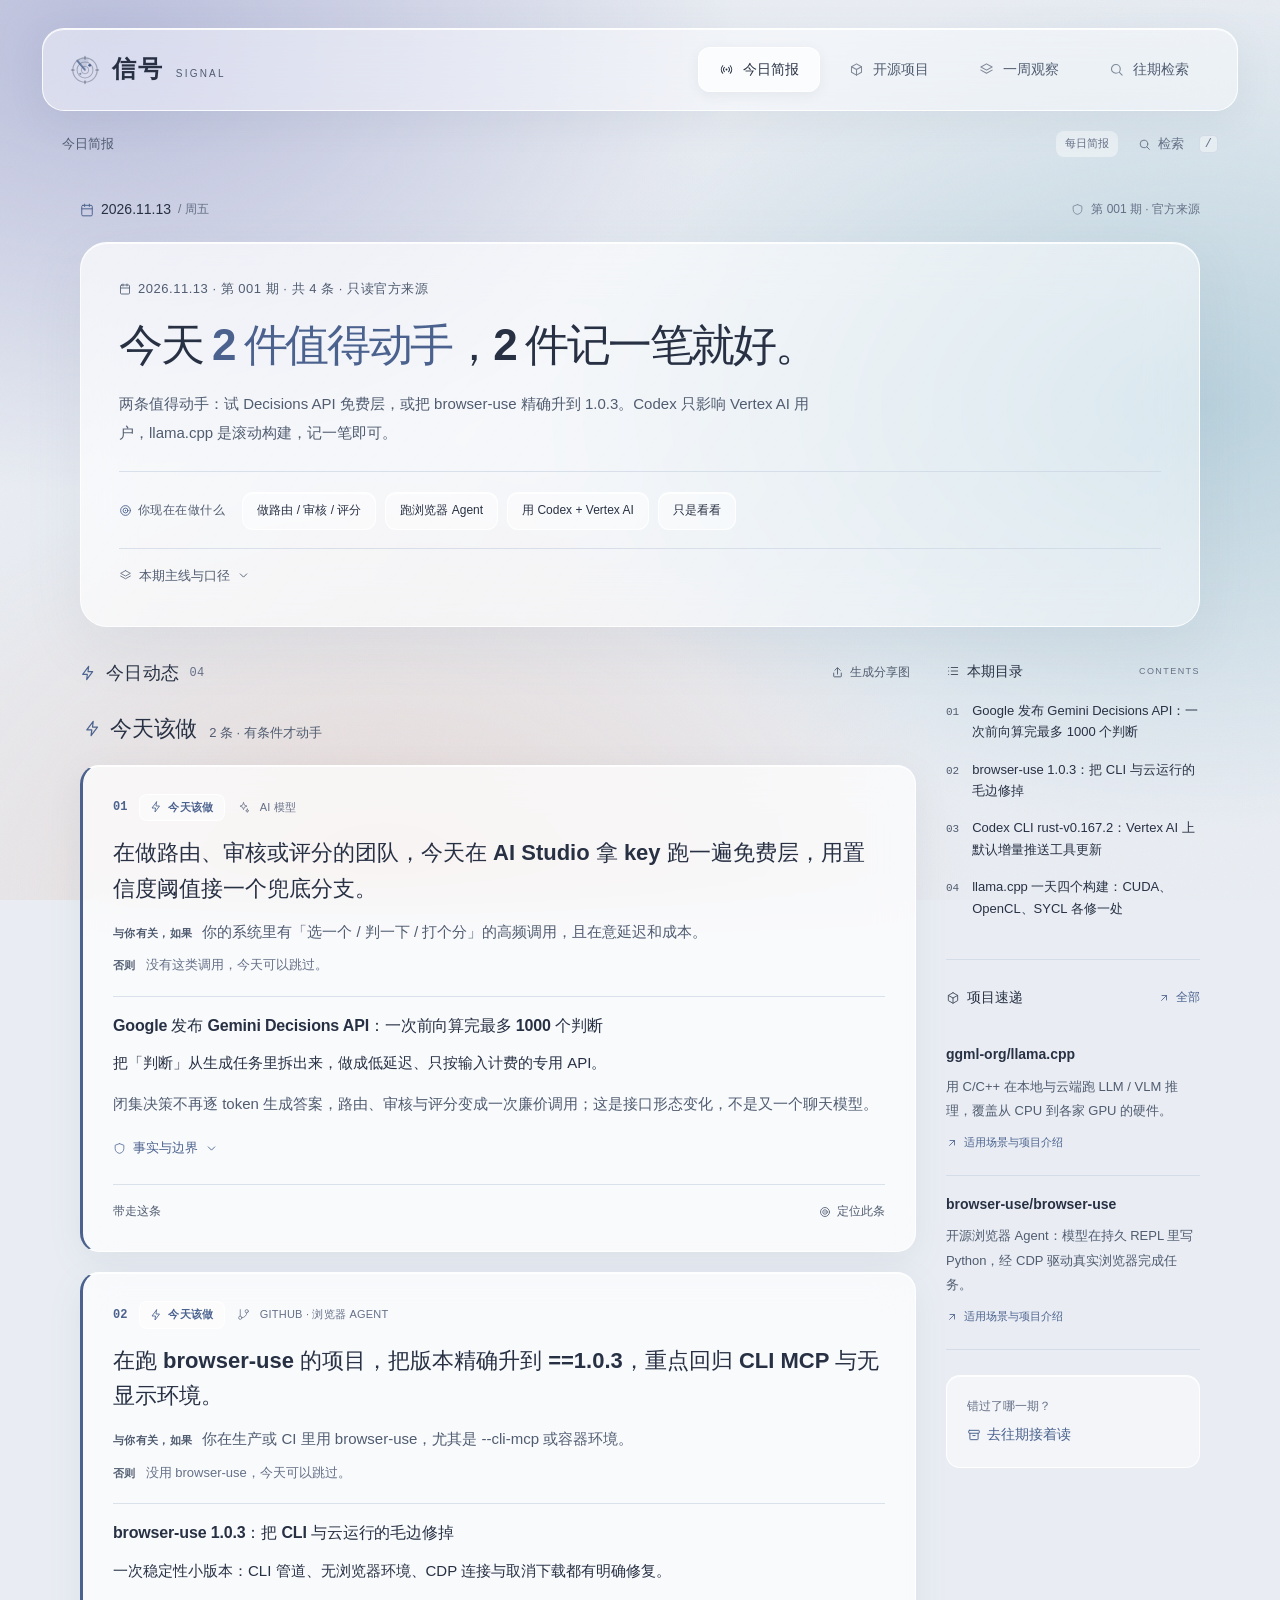
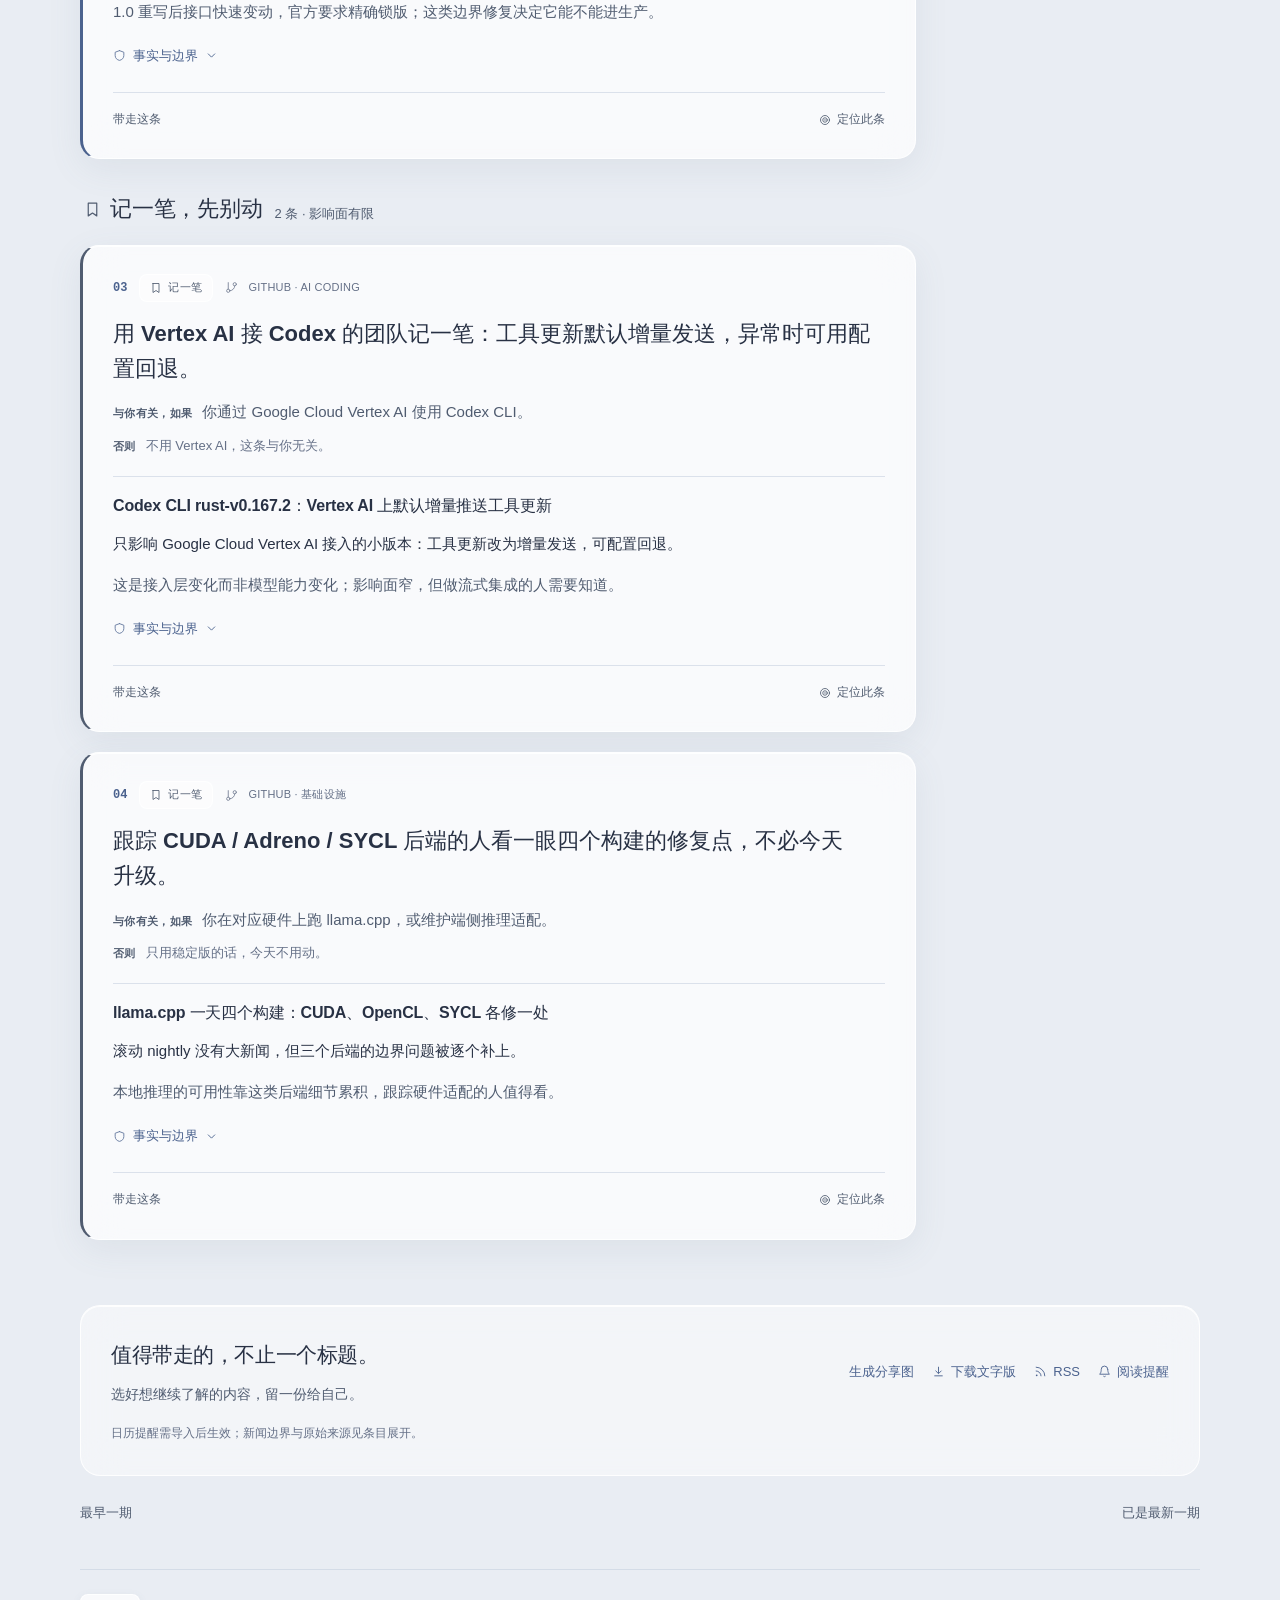
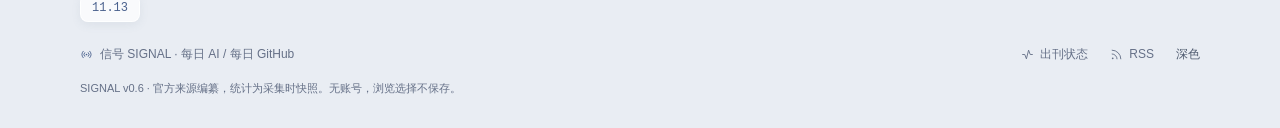
<file: prototype/index.html>
<!doctype html>
<html lang="zh-CN"><head><meta charset="utf-8"><meta name="viewport" content="width=device-width, initial-scale=1"><meta name="color-scheme" content="light dark"><meta name="description" content="每日 AI 与 GitHub 动态，附官方来源、事实与边界。"><title>今日 · 信号 SIGNAL</title><link rel="icon" href="assets/favicon.svg" type="image/svg+xml"><link rel="stylesheet" href="tokens.css?v=c86bce5145"><link rel="stylesheet" href="style.css?v=c86bce5145"><script src="app.js?v=c86bce5145" defer></script></head>
<body data-view="today" data-date="2026-11-13" data-prefix=""><a class="skip" href="#main">跳到正文</a><div class="shell"><header class="top"><a class="brand" href="index.html"><span class="brand-symbol" aria-hidden="true"><svg viewBox="0 0 32 32" fill="none"><circle class="radar-ring" cx="16" cy="16" r="13" stroke-width="1.3"/><circle class="radar-ring" cx="16" cy="16" r="8.5" stroke-width="1.1"/><circle class="radar-ring" cx="16" cy="16" r="4" stroke-width="1"/><path class="radar-tick" d="M16 1.5v3M16 27.5v3M1.5 16h3M27.5 16h3" stroke-width="1.2" stroke-linecap="round"/><g class="radar-sweep"><path d="M16 16 L16 3 A13 13 0 0 1 27.3 9.5 Z"/><line x1="16" y1="16" x2="16" y2="3"/></g><circle class="radar-blip" cx="21" cy="11" r="1.5"/><circle class="radar-blip" cx="11" cy="20" r="1.2" opacity=".6"/></svg></span><span class="brand-name">信号<small>SIGNAL</small></span></a><p class="brand-note">把变化读明白。</p><nav class="nav" aria-label="主导航"><a href="index.html" aria-current="page"><span class="nav-number">01</span>今日简报<span class="nav-arrow" aria-hidden="true">↗</span></a><a href="projects.html" ><span class="nav-number">02</span>开源项目<span class="nav-arrow" aria-hidden="true">↗</span></a><a href="week.html" ><span class="nav-number">03</span>一周观察<span class="nav-arrow" aria-hidden="true">↗</span></a><a href="archive.html" ><span class="nav-number">04</span>往期检索<span class="nav-arrow" aria-hidden="true">↗</span></a></nav><div class="rail-bottom"><span>每日 AI / GitHub</span><a href="status.html">出刊状态 <span aria-hidden="true">↗</span></a><p>独立阅读 · 无账号</p><span class="rail-edition">VOL. 001 / 2026</span></div></header><div class="workspace"><div class="workspace-top"><span>今日简报</span><div><span class="demo-label">每日简报</span><a href="archive.html?search=1" aria-label="搜索往期">检索 <kbd>/</kbd></a></div></div>
<main id="main" class="reading"><div class="edition"><time datetime="2026-11-13">2026.11.13 <span> / 周五</span></time><span>第 001 期 · 官方来源</span></div>
    <section class="hero decision-band glass" aria-labelledby="decision-headline">
    <p class="eyebrow">2026.11.13 · 第 001 期 · 共 4 条 · 只读官方来源</p>
    <h1 id="decision-headline">今天 <mark>2 件值得动手</mark>，2 件记一笔就好。</h1><p class="intro">两条值得动手：试 Decisions API 免费层，或把 browser-use 精确升到 1.0.3。Codex 只影响 Vertex AI 用户，llama.cpp 是滚动构建，记一笔即可。</p>
    <div class="lens"><span>你现在在做什么</span><a href="#item-0">做路由 / 审核 / 评分</a><a href="#item-1">跑浏览器 Agent</a><a href="#item-2">用 Codex + Vertex AI</a><a href="#group-note">只是看看</a></div>
    <details class="band-notes"><summary>本期主线与口径</summary><div><p>本期主线：判断变成 API，修复变成日常。 · 过去 24 小时：Google 把批量判断做成专用 API，browser-use、Codex CLI 与 llama.cpp 各自发布修复。只收窗口内官方来源，共 4 条。</p><p>「今天该做 / 记一笔」是本站的阅读建议，不是厂商结论；动作句含编辑判断，事实与来源仍以展开区为准。</p></div></details></section>
    <div class="daily-grid"><section class="daily-reading" id="daily-content"><div class="toolbar"><h2 class="label">今日动态 <span>04</span></h2><div class="tools js-only"><button data-action="share">生成分享图<span data-selection-count></span></button></div></div><div class="items"><section class="decision-group" id="group-do" aria-labelledby="gh-do"><div class="group-head"><h2 id="gh-do">今天该做</h2><span>2 条 · 有条件才动手</span></div><article class="item decision-item" id="item-0" data-item="0" data-kind="ai"><div class="decision-head"><span class="number">01</span><span class="level-tag">今天该做</span><span class="item-meta"><i class="ic ic-sparkles" aria-hidden="true"></i>AI 模型</span></div>
    <p class="action">在做路由、审核或评分的团队，今天在 AI Studio 拿 key 跑一遍免费层，用置信度阈值接一个兜底分支。</p><p class="rel"><span class="k">与你有关，如果</span>你的系统里有「选一个 / 判一下 / 打个分」的高频调用，且在意延迟和成本。</p><p class="skip-line"><span class="k">否则</span>没有这类调用，今天可以跳过。</p><h2><a href="#item-0">Google 发布 Gemini Decisions API：一次前向算完最多 1000 个判断</a></h2><p class="verdict">把「判断」从生成任务里拆出来，做成低延迟、只按输入计费的专用 API。</p><p class="why">闭集决策不再逐 token 生成答案，路由、审核与评分变成一次廉价调用；这是接口形态变化，不是又一个聊天模型。</p><details class="evidence"><summary>事实与边界</summary><div class="evidence-body"><h3>事件</h3><p>2026-11-11 Google 官方博客发布 Decisions API 与 gemini-decision-1，当日起可在 AI Studio 取 key 使用，含免费层。</p><h3>关键事实</h3><ul><li>新端点由 gemini-decision-1 驱动，经 AI Studio 的 Gemini API 提供；输入支持文本、图像、音频、视频与 PDF，上限 256K token。</li><li>单请求最多 1000 个独立问题，混合 yes/no（noul）、2–255 选项（choice）与有序量表（score）三种题型，每个答案附 0–1 置信度。</li><li>官方口径：单次前向打分，端到端 150–250ms；$0.10/百万输入 token，输出不计费，共享输入每请求计一次。</li><li>Google 自述内部用于 Notebook 路由、Stitch 画布、CC 表情与 Search 的 MCP 安全层；OpenRouter、LangChain、Vercel 等接入陆续上线。</li></ul><h3>适用场景</h3><ul><li>Agent 的工具选择与模型路由：用置信度把模糊请求转给兜底或人工。</li><li>内容审核与政策检查：一份输入批量跑多条规则。</li><li>多模态质检：照片加文字一起评分，如官方示例的柜台清洁度检查。</li></ul><h3>边界与存疑</h3><p>延迟、校准与「便宜近 5 倍」均为厂商自测，本站未复跑；Google Cloud 支持标注 coming soon；内部用例效果为 Google 自述。</p><h3>来源原文</h3><div class="source-links"><a class="" href="https://blog.google/innovation-and-ai/technology/developers-tools/gemini-decisions-api/" target="_blank" rel="noopener noreferrer">Google · Gemini Decisions API: Fast, calibrated multimodal decisions</a></div><p class="fine">原始发布时间：Google：2026-11-11T18:00:00Z。仅标日期的来源未补造时刻。</p></div></details><div class="item-actions"><button class="take js-only inline" data-action="take" data-index="0" aria-pressed="false">带走这条</button><a href="#item-0" aria-label="第 1 条固定位置">定位此条</a></div></article><article class="item decision-item" id="item-1" data-item="1" data-kind="github"><div class="decision-head"><span class="number">02</span><span class="level-tag">今天该做</span><span class="item-meta"><i class="ic ic-branch" aria-hidden="true"></i>GITHUB · 浏览器 AGENT</span></div>
    <p class="action">在跑 browser-use 的项目，把版本精确升到 ==1.0.3，重点回归 CLI MCP 与无显示环境。</p><p class="rel"><span class="k">与你有关，如果</span>你在生产或 CI 里用 browser-use，尤其是 --cli-mcp 或容器环境。</p><p class="skip-line"><span class="k">否则</span>没用 browser-use，今天可以跳过。</p><h2><a href="#item-1">browser-use 1.0.3：把 CLI 与云运行的毛边修掉</a></h2><p class="verdict">一次稳定性小版本：CLI 管道、无浏览器环境、CDP 连接与取消下载都有明确修复。</p><p class="why">1.0 重写后接口快速变动，官方要求精确锁版；这类边界修复决定它能不能进生产。</p><details class="evidence"><summary>事实与边界</summary><div class="evidence-body"><h3>事件</h3><p>2026-11-12 browser-use 发布 1.0.3 稳定版，同日早些时候发布 1.0.3rc1。</p><h3>关键事实</h3><ul><li>--cli-mcp 在客户端提前关闭管道时干净退出，不再以 ExceptionGroup 报 exit 1。</li><li>无可远程调试浏览器或无显示环境时，CLI 自启 Chromium 并跨调用保留；browser-use --reload 关闭。</li><li>BU_CDP_URL 无监听时 3 秒报错并给出出路（原等 30 秒）；容器等另一 pid 命名空间的 Chrome 可经 DevToolsActivePort 接入。</li><li>取消的云运行 10 秒内完成下载拷贝（原每轮最长占浏览器 300 秒）；ActionResult 丢弃并警告所有被忽略的 0.x 字段。</li></ul><h3>适用场景</h3><ul><li>在 CI 或无显示环境里跑浏览器 Agent 的团队。</li><li>把 browser-use 作为 MCP 服务接进编码 Agent 的用户。</li><li>从 0.x 迁移、需要清理旧字段告警的项目。</li></ul><h3>边界与存疑</h3><p>修复清单来自官方发布说明（PR #6383），未实测；官方要求 == 精确锁版；默认走 Browser Use 网关需 API key，本地浏览器另配。</p><h3>来源原文</h3><div class="source-links"><a class="" href="https://github.com/browser-use/browser-use/releases/tag/1.0.3" target="_blank" rel="noopener noreferrer">browser-use/browser-use · browser-use 1.0.3</a></div><p class="fine">原始发布时间：browser-use/browser-use：2026-11-12T16:52:54Z。仅标日期的来源未补造时刻。</p></div></details><div class="item-actions"><button class="take js-only inline" data-action="take" data-index="1" aria-pressed="false">带走这条</button><a href="#item-1" aria-label="第 2 条固定位置">定位此条</a></div></article></section><section class="decision-group" id="group-note" aria-labelledby="gh-note"><div class="group-head"><h2 id="gh-note">记一笔，先别动</h2><span>2 条 · 影响面有限</span></div><article class="item decision-item" id="item-2" data-item="2" data-kind="github"><div class="decision-head"><span class="number">03</span><span class="level-tag subtle">记一笔</span><span class="item-meta"><i class="ic ic-branch" aria-hidden="true"></i>GITHUB · AI CODING</span></div>
    <p class="action">用 Vertex AI 接 Codex 的团队记一笔：工具更新默认增量发送，异常时可用配置回退。</p><p class="rel"><span class="k">与你有关，如果</span>你通过 Google Cloud Vertex AI 使用 Codex CLI。</p><p class="skip-line"><span class="k">否则</span>不用 Vertex AI，这条与你无关。</p><h2><a href="#item-2">Codex CLI rust-v0.167.2：Vertex AI 上默认增量推送工具更新</a></h2><p class="verdict">只影响 Google Cloud Vertex AI 接入的小版本：工具更新改为增量发送，可配置回退。</p><p class="why">这是接入层变化而非模型能力变化；影响面窄，但做流式集成的人需要知道。</p><details class="evidence"><summary>事实与边界</summary><div class="evidence-body"><h3>事件</h3><p>2026-11-11 openai/codex 发布 rust-v0.167.2。</p><h3>关键事实</h3><ul><li>Codex 在 Google Cloud Vertex AI 上默认增量发送工具更新。</li><li>如需旧行为，在 config.toml 的 [features] 下设 incremental_tools_legacy_gcp = false。</li><li>变更对应 PR #60617 与 #60848。</li></ul><h3>适用场景</h3><ul><li>通过 Vertex AI 使用 Codex CLI 的团队。</li><li>依赖工具输出流做 UI 或日志集成的开发者。</li></ul><h3>边界与存疑</h3><p>发布说明仅列这一条新特性，未实测；非 Vertex AI 用户不受影响。</p><h3>来源原文</h3><div class="source-links"><a class="" href="https://github.com/openai/codex/releases/tag/rust-v0.167.2" target="_blank" rel="noopener noreferrer">openai/codex · Codex rust-v0.167.2</a></div><p class="fine">原始发布时间：openai/codex：2026-11-11T22:44:46Z。仅标日期的来源未补造时刻。</p></div></details><div class="item-actions"><button class="take js-only inline" data-action="take" data-index="2" aria-pressed="false">带走这条</button><a href="#item-2" aria-label="第 3 条固定位置">定位此条</a></div></article><article class="item decision-item" id="item-3" data-item="3" data-kind="github"><div class="decision-head"><span class="number">04</span><span class="level-tag subtle">记一笔</span><span class="item-meta"><i class="ic ic-branch" aria-hidden="true"></i>GITHUB · 基础设施</span></div>
    <p class="action">跟踪 CUDA / Adreno / SYCL 后端的人看一眼四个构建的修复点，不必今天升级。</p><p class="rel"><span class="k">与你有关，如果</span>你在对应硬件上跑 llama.cpp，或维护端侧推理适配。</p><p class="skip-line"><span class="k">否则</span>只用稳定版的话，今天不用动。</p><h2><a href="#item-3">llama.cpp 一天四个构建：CUDA、OpenCL、SYCL 各修一处</a></h2><p class="verdict">滚动 nightly 没有大新闻，但三个后端的边界问题被逐个补上。</p><p class="why">本地推理的可用性靠这类后端细节累积，跟踪硬件适配的人值得看。</p><details class="evidence"><summary>事实与边界</summary><div class="evidence-body"><h3>事件</h3><p>2026-11-12 llama.cpp 连续发布 b12316–b12319 四个 nightly 构建。</p><h3>关键事实</h3><ul><li>b12316：CUDA MMQ stream-k fixup 跳过空 MoE tile，避免越界读取（官方称结果不受影响），并补测试。</li><li>b12317：OpenCL 新增高通 Adreno A7 的 Q4_0 非 MoE bin 内核（PR #30947）。</li><li>b12318：CUDA 增加调试缓冲池，配合 compute-sanitizer 使用。</li><li>b12319：SYCL set_main_device 改用线程本地缓存设备 ID，省去每次图计算开头的锁查找。</li></ul><h3>适用场景</h3><ul><li>在 NVIDIA GPU 上跑 MoE 模型的用户。</li><li>在骁龙 / Adreno 设备上做端侧推理的开发者。</li><li>跟踪 Intel GPU（SYCL）后端的贡献者。</li></ul><h3>边界与存疑</h3><p>滚动构建非稳定版；描述取自官方发布说明，本站未复测；单条构建不构成升级理由。</p><h3>来源原文</h3><div class="source-links"><a class="" href="https://github.com/ggml-org/llama.cpp/releases/tag/b12316" target="_blank" rel="noopener noreferrer">ggml-org/llama.cpp · llama.cpp b12316</a> <a class="" href="https://github.com/ggml-org/llama.cpp/releases/tag/b12317" target="_blank" rel="noopener noreferrer">ggml-org/llama.cpp · llama.cpp b12317</a> <a class="" href="https://github.com/ggml-org/llama.cpp/releases/tag/b12318" target="_blank" rel="noopener noreferrer">ggml-org/llama.cpp · llama.cpp b12318</a> <a class="" href="https://github.com/ggml-org/llama.cpp/releases/tag/b12319" target="_blank" rel="noopener noreferrer">ggml-org/llama.cpp · llama.cpp b12319</a></div><p class="fine">原始发布时间：ggml-org/llama.cpp：2026-11-12T06:25:50Z；ggml-org/llama.cpp：2026-11-12T06:58:35Z；ggml-org/llama.cpp：2026-11-12T11:36:10Z；ggml-org/llama.cpp：2026-11-12T16:34:48Z。仅标日期的来源未补造时刻。</p></div></details><div class="item-actions"><button class="take js-only inline" data-action="take" data-index="3" aria-pressed="false">带走这条</button><a href="#item-3" aria-label="第 4 条固定位置">定位此条</a></div></article></section></div></section>
    <aside class="issue-aside"><section class="toc"><div class="aside-heading"><h2>本期目录</h2><span>CONTENTS</span></div><a href="#item-0"><span>01</span><strong>Google 发布 Gemini Decisions API：一次前向算完最多 1000 个判断</strong></a><a href="#item-1"><span>02</span><strong>browser-use 1.0.3：把 CLI 与云运行的毛边修掉</strong></a><a href="#item-2"><span>03</span><strong>Codex CLI rust-v0.167.2：Vertex AI 上默认增量推送工具更新</strong></a><a href="#item-3"><span>04</span><strong>llama.cpp 一天四个构建：CUDA、OpenCL、SYCL 各修一处</strong></a></section><section class="aside-projects"><div class="aside-heading"><h2>项目速递</h2><a href="projects.html">全部</a></div><article class="project teaser"><h3><a href="projects.html#ggml-org-llama-cpp">ggml-org/llama.cpp</a></h3><p>用 C/C++ 在本地与云端跑 LLM / VLM 推理，覆盖从 CPU 到各家 GPU 的硬件。</p><a class="project-ref" href="projects.html#ggml-org-llama-cpp">适用场景与项目介绍</a></article><article class="project teaser"><h3><a href="projects.html#browser-use-browser-use">browser-use/browser-use</a></h3><p>开源浏览器 Agent：模型在持久 REPL 里写 Python，经 CDP 驱动真实浏览器完成任务。</p><a class="project-ref" href="projects.html#browser-use-browser-use">适用场景与项目介绍</a></article></section><a class="previous-edition" href="archive.html"><span>错过了哪一期？</span><strong>去往期接着读</strong></a></aside></div>
    <section class="closing"><div><h2>值得带走的，不止一个标题。</h2><p>选好想继续了解的内容，留一份给自己。</p></div><div class="links"><button class="js-only inline" data-action="share">生成分享图</button><a href="downloads/2026-11-13.md" download>下载文字版</a><a href="feed.xml">RSS</a><a href="daily.ics" download>阅读提醒</a></div><p class="fine">日历提醒需导入后生效；新闻边界与原始来源见条目展开。</p></section><div class="pager"><span>最早一期</span><span>已是最新一期</span></div></main><footer class="foot reading"><div class="period-list" aria-label="刊期"><a href="d/2026-11-13.html" aria-current=date>11.13</a></div>
    <div class="foot-top"><span>信号 SIGNAL · 每日 AI / 每日 GitHub</span><div class="foot-links"><a href="status.html">出刊状态</a><a href="feed.xml">RSS</a><button class="js-only inline" data-action="theme" aria-label="切换深浅主题">切换主题</button></div></div>
    <p class="disclaimer">SIGNAL v0.6 · 官方来源编纂，统计为采集时快照。无账号，浏览选择不保存。</p></footer></div></div><dialog id="share-dialog" aria-labelledby="share-title"><div class="dialog-head"><h2 id="share-title">带走这一期</h2><button data-action="close-share" aria-label="关闭分享预览">关闭</button></div>
    <div class="dialog-body"><p class="dialog-help">选择要带走的内容，生成图片或复制文字。仅本次浏览有效。</p><div class="share-layout"><fieldset class="share-options" id="share-options"><legend>选择内容</legend></fieldset><figure class="share-preview"><canvas id="share-canvas" aria-label="所选内容分享图片"></canvas><figcaption>本期内容 · 本地生成</figcaption></figure></div>
    <p class="dialog-feedback" id="share-feedback" role="status"></p><textarea id="copy-fallback" class="copy-fallback" aria-label="可手动复制的分享文字" hidden readonly></textarea>
    <div class="dialog-actions"><button data-action="download">下载 PNG</button><button data-action="copy">复制文字</button></div></div></dialog><div class="toast" id="toast" role="status" hidden></div><script type="application/json" id="prototype-data">{"issue": {"schemaVersion": 1, "date": "2026-11-13", "timezone": "Asia/Shanghai", "no": 1, "status": "ready", "generatedAt": "2026-11-12T17:45:00Z", "window": {"start": "2026-11-12T01:20:00+08:00", "end": "2026-11-13T01:20:00+08:00", "mode": "manual-backfill", "note": "人工触发的首期重建刊，cutoff 固定为北京时间 2026-11-13 01:20，窗口为其前 24 小时。CarPlay 公告（11-11T17:00Z）早于窗口 20 分钟未纳入；OpenAI 11-12 直播晚于窗口且无官方原文可核，未纳入。"}, "headline": "判断变成 API，\u003cmark class=\"m1\">修复变成日常\u003c/mark>。", "short": "决策 API 与三个开源项目的修复日", "lede": "过去 24 小时：Google 把批量判断做成专用 API，browser-use、Codex CLI 与 llama.cpp 各自发布修复。只收窗口内官方来源，共 4 条。", "themes": [], "items": [{"id": "google-decisions-api", "cat": "AI 模型", "title": "Google 发布 Gemini Decisions API：一次前向算完最多 1000 个判断", "verdict": "把「判断」从生成任务里拆出来，做成低延迟、只按输入计费的专用 API。", "why": "闭集决策不再逐 token 生成答案，路由、审核与评分变成一次廉价调用；这是接口形态变化，不是又一个聊天模型。", "facts": ["新端点由 gemini-decision-1 驱动，经 AI Studio 的 Gemini API 提供；输入支持文本、图像、音频、视频与 PDF，上限 256K token。", "单请求最多 1000 个独立问题，混合 yes/no（noul）、2–255 选项（choice）与有序量表（score）三种题型，每个答案附 0–1 置信度。", "官方口径：单次前向打分，端到端 150–250ms；$0.10/百万输入 token，输出不计费，共享输入每请求计一次。", "Google 自述内部用于 Notebook 路由、Stitch 画布、CC 表情与 Search 的 MCP 安全层；OpenRouter、LangChain、Vercel 等接入陆续上线。"], "scenes": ["Agent 的工具选择与模型路由：用置信度把模糊请求转给兜底或人工。", "内容审核与政策检查：一份输入批量跑多条规则。", "多模态质检：照片加文字一起评分，如官方示例的柜台清洁度检查。"], "event": "2026-11-11 Google 官方博客发布 Decisions API 与 gemini-decision-1，当日起可在 AI Studio 取 key 使用，含免费层。", "caveat": "延迟、校准与「便宜近 5 倍」均为厂商自测，本站未复跑；Google Cloud 支持标注 coming soon；内部用例效果为 Google 自述。", "sources": [{"id": "google-decisions-api", "url": "https://blog.google/innovation-and-ai/technology/developers-tools/gemini-decisions-api/", "title": "Gemini Decisions API: Fast, calibrated multimodal decisions", "publisher": "Google", "publishedAt": "2026-11-11T18:00:00Z", "publishedPrecision": "second", "checkedAt": "2026-11-12T17:40:00Z", "verification": "http-fulltext"}], "src": "官方原文"}, {"id": "browser-use-103", "cat": "GITHUB · 浏览器 AGENT", "title": "browser-use 1.0.3：把 CLI 与云运行的毛边修掉", "verdict": "一次稳定性小版本：CLI 管道、无浏览器环境、CDP 连接与取消下载都有明确修复。", "why": "1.0 重写后接口快速变动，官方要求精确锁版；这类边界修复决定它能不能进生产。", "facts": ["--cli-mcp 在客户端提前关闭管道时干净退出，不再以 ExceptionGroup 报 exit 1。", "无可远程调试浏览器或无显示环境时，CLI 自启 Chromium 并跨调用保留；browser-use --reload 关闭。", "BU_CDP_URL 无监听时 3 秒报错并给出出路（原等 30 秒）；容器等另一 pid 命名空间的 Chrome 可经 DevToolsActivePort 接入。", "取消的云运行 10 秒内完成下载拷贝（原每轮最长占浏览器 300 秒）；ActionResult 丢弃并警告所有被忽略的 0.x 字段。"], "scenes": ["在 CI 或无显示环境里跑浏览器 Agent 的团队。", "把 browser-use 作为 MCP 服务接进编码 Agent 的用户。", "从 0.x 迁移、需要清理旧字段告警的项目。"], "event": "2026-11-12 browser-use 发布 1.0.3 稳定版，同日早些时候发布 1.0.3rc1。", "caveat": "修复清单来自官方发布说明（PR #6383），未实测；官方要求 == 精确锁版；默认走 Browser Use 网关需 API key，本地浏览器另配。", "sources": [{"id": "browser-use-103", "url": "https://github.com/browser-use/browser-use/releases/tag/1.0.3", "title": "browser-use 1.0.3", "publisher": "browser-use/browser-use", "publishedAt": "2026-11-12T16:52:54Z", "publishedPrecision": "second", "checkedAt": "2026-11-12T17:40:00Z", "verification": "github-api"}], "src": "官方发布说明"}, {"id": "codex-01672", "cat": "GITHUB · AI CODING", "title": "Codex CLI rust-v0.167.2：Vertex AI 上默认增量推送工具更新", "verdict": "只影响 Google Cloud Vertex AI 接入的小版本：工具更新改为增量发送，可配置回退。", "why": "这是接入层变化而非模型能力变化；影响面窄，但做流式集成的人需要知道。", "facts": ["Codex 在 Google Cloud Vertex AI 上默认增量发送工具更新。", "如需旧行为，在 config.toml 的 [features] 下设 incremental_tools_legacy_gcp = false。", "变更对应 PR #60617 与 #60848。"], "scenes": ["通过 Vertex AI 使用 Codex CLI 的团队。", "依赖工具输出流做 UI 或日志集成的开发者。"], "event": "2026-11-11 openai/codex 发布 rust-v0.167.2。", "caveat": "发布说明仅列这一条新特性，未实测；非 Vertex AI 用户不受影响。", "sources": [{"id": "codex-01672", "url": "https://github.com/openai/codex/releases/tag/rust-v0.167.2", "title": "Codex rust-v0.167.2", "publisher": "openai/codex", "publishedAt": "2026-11-11T22:44:46Z", "publishedPrecision": "second", "checkedAt": "2026-11-12T17:40:00Z", "verification": "github-api"}], "src": "官方发布说明"}, {"id": "llama-cpp-builds-1112", "cat": "GITHUB · 基础设施", "title": "llama.cpp 一天四个构建：CUDA、OpenCL、SYCL 各修一处", "verdict": "滚动 nightly 没有大新闻，但三个后端的边界问题被逐个补上。", "why": "本地推理的可用性靠这类后端细节累积，跟踪硬件适配的人值得看。", "facts": ["b12316：CUDA MMQ stream-k fixup 跳过空 MoE tile，避免越界读取（官方称结果不受影响），并补测试。", "b12317：OpenCL 新增高通 Adreno A7 的 Q4_0 非 MoE bin 内核（PR #30947）。", "b12318：CUDA 增加调试缓冲池，配合 compute-sanitizer 使用。", "b12319：SYCL set_main_device 改用线程本地缓存设备 ID，省去每次图计算开头的锁查找。"], "scenes": ["在 NVIDIA GPU 上跑 MoE 模型的用户。", "在骁龙 / Adreno 设备上做端侧推理的开发者。", "跟踪 Intel GPU（SYCL）后端的贡献者。"], "event": "2026-11-12 llama.cpp 连续发布 b12316–b12319 四个 nightly 构建。", "caveat": "滚动构建非稳定版；描述取自官方发布说明，本站未复测；单条构建不构成升级理由。", "sources": [{"id": "llama-b12316", "url": "https://github.com/ggml-org/llama.cpp/releases/tag/b12316", "title": "llama.cpp b12316", "publisher": "ggml-org/llama.cpp", "publishedAt": "2026-11-12T06:25:50Z", "publishedPrecision": "second", "checkedAt": "2026-11-12T17:40:00Z", "verification": "github-api"}, {"id": "llama-b12317", "url": "https://github.com/ggml-org/llama.cpp/releases/tag/b12317", "title": "llama.cpp b12317", "publisher": "ggml-org/llama.cpp", "publishedAt": "2026-11-12T06:58:35Z", "publishedPrecision": "second", "checkedAt": "2026-11-12T17:40:00Z", "verification": "github-api"}, {"id": "llama-b12318", "url": "https://github.com/ggml-org/llama.cpp/releases/tag/b12318", "title": "llama.cpp b12318", "publisher": "ggml-org/llama.cpp", "publishedAt": "2026-11-12T11:36:10Z", "publishedPrecision": "second", "checkedAt": "2026-11-12T17:40:00Z", "verification": "github-api"}, {"id": "llama-b12319", "url": "https://github.com/ggml-org/llama.cpp/releases/tag/b12319", "title": "llama.cpp b12319", "publisher": "ggml-org/llama.cpp", "publishedAt": "2026-11-12T16:34:48Z", "publishedPrecision": "second", "checkedAt": "2026-11-12T17:40:00Z", "verification": "github-api"}], "src": "官方发布说明"}], "brief": [{"itemId": "google-decisions-api", "text": "Google 把批量判断做成专用 API：一次前向最多 1000 个问题，只按输入计费。"}, {"itemId": "browser-use-103", "text": "browser-use 1.0.3 修复 CLI 管道、无显示环境、CDP 连接与取消下载四类边界问题。"}, {"itemId": "codex-01672", "text": "Codex CLI 在 Vertex AI 上默认增量发送工具更新，可用配置回退。"}, {"itemId": "llama-cpp-builds-1112", "text": "llama.cpp 一天四个 nightly：CUDA 空 tile、Adreno 内核、SYCL 设备缓存各修一处。"}], "amendments": []}, "dates": ["2026-11-13"], "colors": {"light": {"background": "#e9edf3", "text": "#283144", "secondary": "#505c70", "muted": "#657087", "accent": "#4b628e", "highlight": "#dfe7f39c", "alternate": "#eef2f8", "line": "#c6d0df99", "backdrop": "#26324e66", "surface": "#f8faff", "rail": "#ffffff66", "railText": "#283144", "railMuted": "#62708a", "railActive": "#ffffffa8"}, "dark": {"background": "#151c2c", "text": "#e6ebf5", "secondary": "#c0cadb", "muted": "#a5b2c8", "accent": "#b7c9ed", "highlight": "#34435eaa", "alternate": "#283449", "line": "#7a8da047", "backdrop": "#080d1b88", "surface": "#253149", "rail": "#26314888", "railText": "#e6ebf5", "railMuted": "#aab7cc", "railActive": "#8196bc33"}}, "decisionOrder": [0, 1, 2, 3]}</script></body></html>
</file>
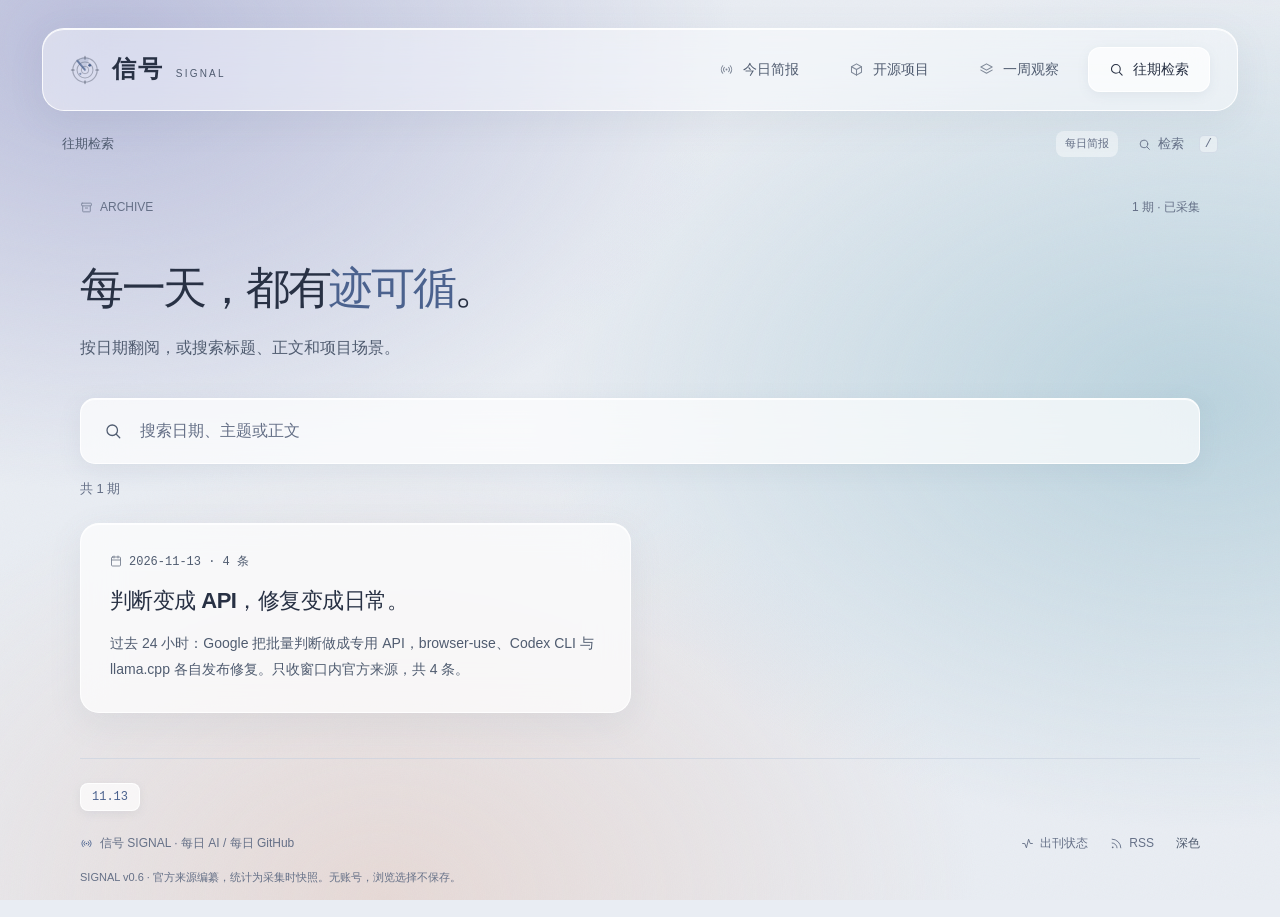
<file: prototype/archive.html>
<!doctype html>
<html lang="zh-CN"><head><meta charset="utf-8"><meta name="viewport" content="width=device-width, initial-scale=1"><meta name="color-scheme" content="light dark"><meta name="description" content="每日 AI 与 GitHub 动态，附官方来源、事实与边界。"><title>往期 · 信号 SIGNAL</title><link rel="icon" href="assets/favicon.svg" type="image/svg+xml"><link rel="stylesheet" href="tokens.css?v=c86bce5145"><link rel="stylesheet" href="style.css?v=c86bce5145"><script src="app.js?v=c86bce5145" defer></script></head>
<body data-view="archive" data-date="2026-11-13" data-prefix=""><a class="skip" href="#main">跳到正文</a><div class="shell"><header class="top"><a class="brand" href="index.html"><span class="brand-symbol" aria-hidden="true"><svg viewBox="0 0 32 32" fill="none"><circle class="radar-ring" cx="16" cy="16" r="13" stroke-width="1.3"/><circle class="radar-ring" cx="16" cy="16" r="8.5" stroke-width="1.1"/><circle class="radar-ring" cx="16" cy="16" r="4" stroke-width="1"/><path class="radar-tick" d="M16 1.5v3M16 27.5v3M1.5 16h3M27.5 16h3" stroke-width="1.2" stroke-linecap="round"/><g class="radar-sweep"><path d="M16 16 L16 3 A13 13 0 0 1 27.3 9.5 Z"/><line x1="16" y1="16" x2="16" y2="3"/></g><circle class="radar-blip" cx="21" cy="11" r="1.5"/><circle class="radar-blip" cx="11" cy="20" r="1.2" opacity=".6"/></svg></span><span class="brand-name">信号<small>SIGNAL</small></span></a><p class="brand-note">把变化读明白。</p><nav class="nav" aria-label="主导航"><a href="index.html" ><span class="nav-number">01</span>今日简报<span class="nav-arrow" aria-hidden="true">↗</span></a><a href="projects.html" ><span class="nav-number">02</span>开源项目<span class="nav-arrow" aria-hidden="true">↗</span></a><a href="week.html" ><span class="nav-number">03</span>一周观察<span class="nav-arrow" aria-hidden="true">↗</span></a><a href="archive.html" aria-current="page"><span class="nav-number">04</span>往期检索<span class="nav-arrow" aria-hidden="true">↗</span></a></nav><div class="rail-bottom"><span>每日 AI / GitHub</span><a href="status.html">出刊状态 <span aria-hidden="true">↗</span></a><p>独立阅读 · 无账号</p><span class="rail-edition">VOL. 001 / 2026</span></div></header><div class="workspace"><div class="workspace-top"><span>往期检索</span><div><span class="demo-label">每日简报</span><a href="archive.html?search=1" aria-label="搜索往期">检索 <kbd>/</kbd></a></div></div>
<main id="main" class="reading"><div class="edition"><span>ARCHIVE</span><span>1 期 · 已采集</span></div><section class="hero"><h1>每一天，都有<mark>迹可循</mark>。</h1><p class="intro">按日期翻阅，或搜索标题、正文和项目场景。</p></section><div class="archive-search js-only"><label for="search" hidden>搜索往期全文</label><input id="search" type="search" placeholder="搜索日期、主题或正文" aria-label="搜索往期全文" autocomplete="off"><button data-action="clear-search" hidden>清空</button></div><p class="fine" id="search-status" role="status">共 1 期</p><div class="archive-results" id="archive-results"><section class="archive-issue" data-issue data-search="2026-11-13 判断变成 API，修复变成日常。 过去 24 小时：Google 把批量判断做成专用 API，browser-use、Codex CLI 与 llama.cpp 各自发布修复。只收窗口内官方来源，共 4 条。"><p class="issue-date">2026-11-13 · 4 条</p><h2><a href="d/2026-11-13.html">判断变成 API，修复变成日常。</a></h2><p class="issue-summary">过去 24 小时：Google 把批量判断做成专用 API，browser-use、Codex CLI 与 llama.cpp 各自发布修复。只收窗口内官方来源，共 4 条。</p><div class="archive-hit" data-search="Google 发布 Gemini Decisions API：一次前向算完最多 1000 个判断 把「判断」从生成任务里拆出来，做成低延迟、只按输入计费的专用 API。 闭集决策不再逐 token 生成答案，路由、审核与评分变成一次廉价调用；这是接口形态变化，不是又一个聊天模型。 2026-11-11 Google 官方博客发布 Decisions API 与 gemini-decision-1，当日起可在 AI Studio 取 key 使用，含免费层。 新端点由 gemini-decision-1 驱动，经 AI Studio 的 Gemini API 提供；输入支持文本、图像、音频、视频与 PDF，上限 256K token。 单请求最多 1000 个独立问题，混合 yes/no（noul）、2–255 选项（choice）与有序量表（score）三种题型，每个答案附 0–1 置信度。 官方口径：单次前向打分，端到端 150–250ms；$0.10/百万输入 token，输出不计费，共享输入每请求计一次。 Google 自述内部用于 Notebook 路由、Stitch 画布、CC 表情与 Search 的 MCP 安全层；OpenRouter、LangChain、Vercel 等接入陆续上线。 Agent 的工具选择与模型路由：用置信度把模糊请求转给兜底或人工。 内容审核与政策检查：一份输入批量跑多条规则。 多模态质检：照片加文字一起评分，如官方示例的柜台清洁度检查。 延迟、校准与「便宜近 5 倍」均为厂商自测，本站未复跑；Google Cloud 支持标注 coming soon；内部用例效果为 Google 自述。 [{&quot;id&quot;: &quot;google-decisions-api&quot;, &quot;url&quot;: &quot;https://blog.google/innovation-and-ai/technology/developers-tools/gemini-decisions-api/&quot;, &quot;title&quot;: &quot;Gemini Decisions API: Fast, calibrated multimodal decisions&quot;, &quot;publisher&quot;: &quot;Google&quot;, &quot;publishedAt&quot;: &quot;2026-11-11T18:00:00Z&quot;, &quot;publishedPrecision&quot;: &quot;second&quot;, &quot;checkedAt&quot;: &quot;2026-11-12T17:40:00Z&quot;, &quot;verification&quot;: &quot;http-fulltext&quot;}]"><a href="d/2026-11-13.html#item-0">Google 发布 Gemini Decisions API：一次前向算完最多 1000 个判断</a><p data-snippet>把「判断」从生成任务里拆出来，做成低延迟、只按输入计费的专用 API。</p></div><div class="archive-hit" data-search="browser-use 1.0.3：把 CLI 与云运行的毛边修掉 一次稳定性小版本：CLI 管道、无浏览器环境、CDP 连接与取消下载都有明确修复。 1.0 重写后接口快速变动，官方要求精确锁版；这类边界修复决定它能不能进生产。 2026-11-12 browser-use 发布 1.0.3 稳定版，同日早些时候发布 1.0.3rc1。 --cli-mcp 在客户端提前关闭管道时干净退出，不再以 ExceptionGroup 报 exit 1。 无可远程调试浏览器或无显示环境时，CLI 自启 Chromium 并跨调用保留；browser-use --reload 关闭。 BU_CDP_URL 无监听时 3 秒报错并给出出路（原等 30 秒）；容器等另一 pid 命名空间的 Chrome 可经 DevToolsActivePort 接入。 取消的云运行 10 秒内完成下载拷贝（原每轮最长占浏览器 300 秒）；ActionResult 丢弃并警告所有被忽略的 0.x 字段。 在 CI 或无显示环境里跑浏览器 Agent 的团队。 把 browser-use 作为 MCP 服务接进编码 Agent 的用户。 从 0.x 迁移、需要清理旧字段告警的项目。 修复清单来自官方发布说明（PR #6383），未实测；官方要求 == 精确锁版；默认走 Browser Use 网关需 API key，本地浏览器另配。 [{&quot;id&quot;: &quot;browser-use-103&quot;, &quot;url&quot;: &quot;https://github.com/browser-use/browser-use/releases/tag/1.0.3&quot;, &quot;title&quot;: &quot;browser-use 1.0.3&quot;, &quot;publisher&quot;: &quot;browser-use/browser-use&quot;, &quot;publishedAt&quot;: &quot;2026-11-12T16:52:54Z&quot;, &quot;publishedPrecision&quot;: &quot;second&quot;, &quot;checkedAt&quot;: &quot;2026-11-12T17:40:00Z&quot;, &quot;verification&quot;: &quot;github-api&quot;}]"><a href="d/2026-11-13.html#item-1">browser-use 1.0.3：把 CLI 与云运行的毛边修掉</a><p data-snippet>一次稳定性小版本：CLI 管道、无浏览器环境、CDP 连接与取消下载都有明确修复。</p></div><div class="archive-hit" data-search="Codex CLI rust-v0.167.2：Vertex AI 上默认增量推送工具更新 只影响 Google Cloud Vertex AI 接入的小版本：工具更新改为增量发送，可配置回退。 这是接入层变化而非模型能力变化；影响面窄，但做流式集成的人需要知道。 2026-11-11 openai/codex 发布 rust-v0.167.2。 Codex 在 Google Cloud Vertex AI 上默认增量发送工具更新。 如需旧行为，在 config.toml 的 [features] 下设 incremental_tools_legacy_gcp = false。 变更对应 PR #60617 与 #60848。 通过 Vertex AI 使用 Codex CLI 的团队。 依赖工具输出流做 UI 或日志集成的开发者。 发布说明仅列这一条新特性，未实测；非 Vertex AI 用户不受影响。 [{&quot;id&quot;: &quot;codex-01672&quot;, &quot;url&quot;: &quot;https://github.com/openai/codex/releases/tag/rust-v0.167.2&quot;, &quot;title&quot;: &quot;Codex rust-v0.167.2&quot;, &quot;publisher&quot;: &quot;openai/codex&quot;, &quot;publishedAt&quot;: &quot;2026-11-11T22:44:46Z&quot;, &quot;publishedPrecision&quot;: &quot;second&quot;, &quot;checkedAt&quot;: &quot;2026-11-12T17:40:00Z&quot;, &quot;verification&quot;: &quot;github-api&quot;}]"><a href="d/2026-11-13.html#item-2">Codex CLI rust-v0.167.2：Vertex AI 上默认增量推送工具更新</a><p data-snippet>只影响 Google Cloud Vertex AI 接入的小版本：工具更新改为增量发送，可配置回退。</p></div><div class="archive-hit" data-search="llama.cpp 一天四个构建：CUDA、OpenCL、SYCL 各修一处 滚动 nightly 没有大新闻，但三个后端的边界问题被逐个补上。 本地推理的可用性靠这类后端细节累积，跟踪硬件适配的人值得看。 2026-11-12 llama.cpp 连续发布 b12316–b12319 四个 nightly 构建。 b12316：CUDA MMQ stream-k fixup 跳过空 MoE tile，避免越界读取（官方称结果不受影响），并补测试。 b12317：OpenCL 新增高通 Adreno A7 的 Q4_0 非 MoE bin 内核（PR #30947）。 b12318：CUDA 增加调试缓冲池，配合 compute-sanitizer 使用。 b12319：SYCL set_main_device 改用线程本地缓存设备 ID，省去每次图计算开头的锁查找。 在 NVIDIA GPU 上跑 MoE 模型的用户。 在骁龙 / Adreno 设备上做端侧推理的开发者。 跟踪 Intel GPU（SYCL）后端的贡献者。 滚动构建非稳定版；描述取自官方发布说明，本站未复测；单条构建不构成升级理由。 [{&quot;id&quot;: &quot;llama-b12316&quot;, &quot;url&quot;: &quot;https://github.com/ggml-org/llama.cpp/releases/tag/b12316&quot;, &quot;title&quot;: &quot;llama.cpp b12316&quot;, &quot;publisher&quot;: &quot;ggml-org/llama.cpp&quot;, &quot;publishedAt&quot;: &quot;2026-11-12T06:25:50Z&quot;, &quot;publishedPrecision&quot;: &quot;second&quot;, &quot;checkedAt&quot;: &quot;2026-11-12T17:40:00Z&quot;, &quot;verification&quot;: &quot;github-api&quot;}, {&quot;id&quot;: &quot;llama-b12317&quot;, &quot;url&quot;: &quot;https://github.com/ggml-org/llama.cpp/releases/tag/b12317&quot;, &quot;title&quot;: &quot;llama.cpp b12317&quot;, &quot;publisher&quot;: &quot;ggml-org/llama.cpp&quot;, &quot;publishedAt&quot;: &quot;2026-11-12T06:58:35Z&quot;, &quot;publishedPrecision&quot;: &quot;second&quot;, &quot;checkedAt&quot;: &quot;2026-11-12T17:40:00Z&quot;, &quot;verification&quot;: &quot;github-api&quot;}, {&quot;id&quot;: &quot;llama-b12318&quot;, &quot;url&quot;: &quot;https://github.com/ggml-org/llama.cpp/releases/tag/b12318&quot;, &quot;title&quot;: &quot;llama.cpp b12318&quot;, &quot;publisher&quot;: &quot;ggml-org/llama.cpp&quot;, &quot;publishedAt&quot;: &quot;2026-11-12T11:36:10Z&quot;, &quot;publishedPrecision&quot;: &quot;second&quot;, &quot;checkedAt&quot;: &quot;2026-11-12T17:40:00Z&quot;, &quot;verification&quot;: &quot;github-api&quot;}, {&quot;id&quot;: &quot;llama-b12319&quot;, &quot;url&quot;: &quot;https://github.com/ggml-org/llama.cpp/releases/tag/b12319&quot;, &quot;title&quot;: &quot;llama.cpp b12319&quot;, &quot;publisher&quot;: &quot;ggml-org/llama.cpp&quot;, &quot;publishedAt&quot;: &quot;2026-11-12T16:34:48Z&quot;, &quot;publishedPrecision&quot;: &quot;second&quot;, &quot;checkedAt&quot;: &quot;2026-11-12T17:40:00Z&quot;, &quot;verification&quot;: &quot;github-api&quot;}]"><a href="d/2026-11-13.html#item-3">llama.cpp 一天四个构建：CUDA、OpenCL、SYCL 各修一处</a><p data-snippet>滚动 nightly 没有大新闻，但三个后端的边界问题被逐个补上。</p></div></section></div><div class="empty" id="search-empty" hidden><h2>没有找到相关内容</h2><p>试试“Agent”“推理”，或直接输入日期。</p><button data-action="clear-search">清空搜索，查看全部刊期</button></div></main><footer class="foot reading"><div class="period-list" aria-label="刊期"><a href="d/2026-11-13.html" aria-current=date>11.13</a></div>
    <div class="foot-top"><span>信号 SIGNAL · 每日 AI / 每日 GitHub</span><div class="foot-links"><a href="status.html">出刊状态</a><a href="feed.xml">RSS</a><button class="js-only inline" data-action="theme" aria-label="切换深浅主题">切换主题</button></div></div>
    <p class="disclaimer">SIGNAL v0.6 · 官方来源编纂，统计为采集时快照。无账号，浏览选择不保存。</p></footer></div></div><dialog id="share-dialog" aria-labelledby="share-title"><div class="dialog-head"><h2 id="share-title">带走这一期</h2><button data-action="close-share" aria-label="关闭分享预览">关闭</button></div>
    <div class="dialog-body"><p class="dialog-help">选择要带走的内容，生成图片或复制文字。仅本次浏览有效。</p><div class="share-layout"><fieldset class="share-options" id="share-options"><legend>选择内容</legend></fieldset><figure class="share-preview"><canvas id="share-canvas" aria-label="所选内容分享图片"></canvas><figcaption>本期内容 · 本地生成</figcaption></figure></div>
    <p class="dialog-feedback" id="share-feedback" role="status"></p><textarea id="copy-fallback" class="copy-fallback" aria-label="可手动复制的分享文字" hidden readonly></textarea>
    <div class="dialog-actions"><button data-action="download">下载 PNG</button><button data-action="copy">复制文字</button></div></div></dialog><div class="toast" id="toast" role="status" hidden></div><script type="application/json" id="prototype-data">{"issue": null, "dates": ["2026-11-13"], "colors": {"light": {"background": "#e9edf3", "text": "#283144", "secondary": "#505c70", "muted": "#657087", "accent": "#4b628e", "highlight": "#dfe7f39c", "alternate": "#eef2f8", "line": "#c6d0df99", "backdrop": "#26324e66", "surface": "#f8faff", "rail": "#ffffff66", "railText": "#283144", "railMuted": "#62708a", "railActive": "#ffffffa8"}, "dark": {"background": "#151c2c", "text": "#e6ebf5", "secondary": "#c0cadb", "muted": "#a5b2c8", "accent": "#b7c9ed", "highlight": "#34435eaa", "alternate": "#283449", "line": "#7a8da047", "backdrop": "#080d1b88", "surface": "#253149", "rail": "#26314888", "railText": "#e6ebf5", "railMuted": "#aab7cc", "railActive": "#8196bc33"}}, "decisionOrder": null}</script></body></html>
</file>
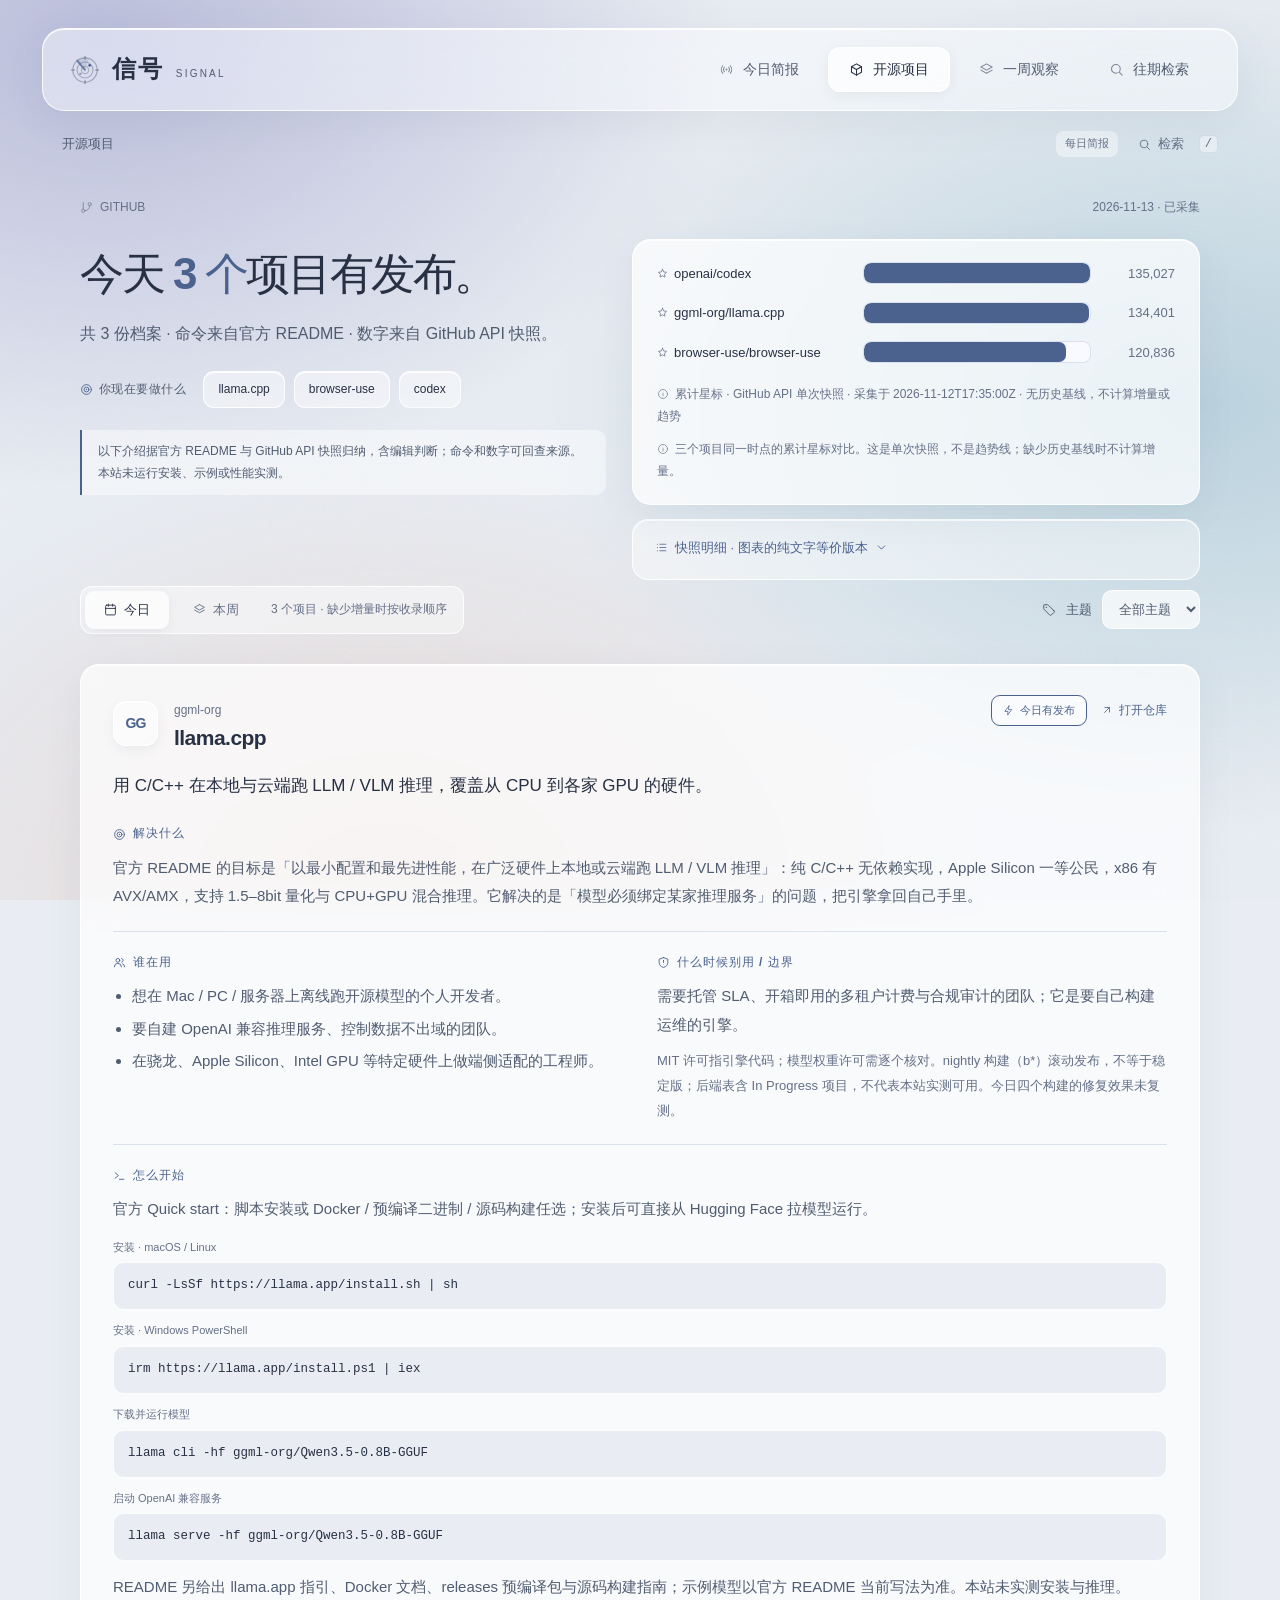
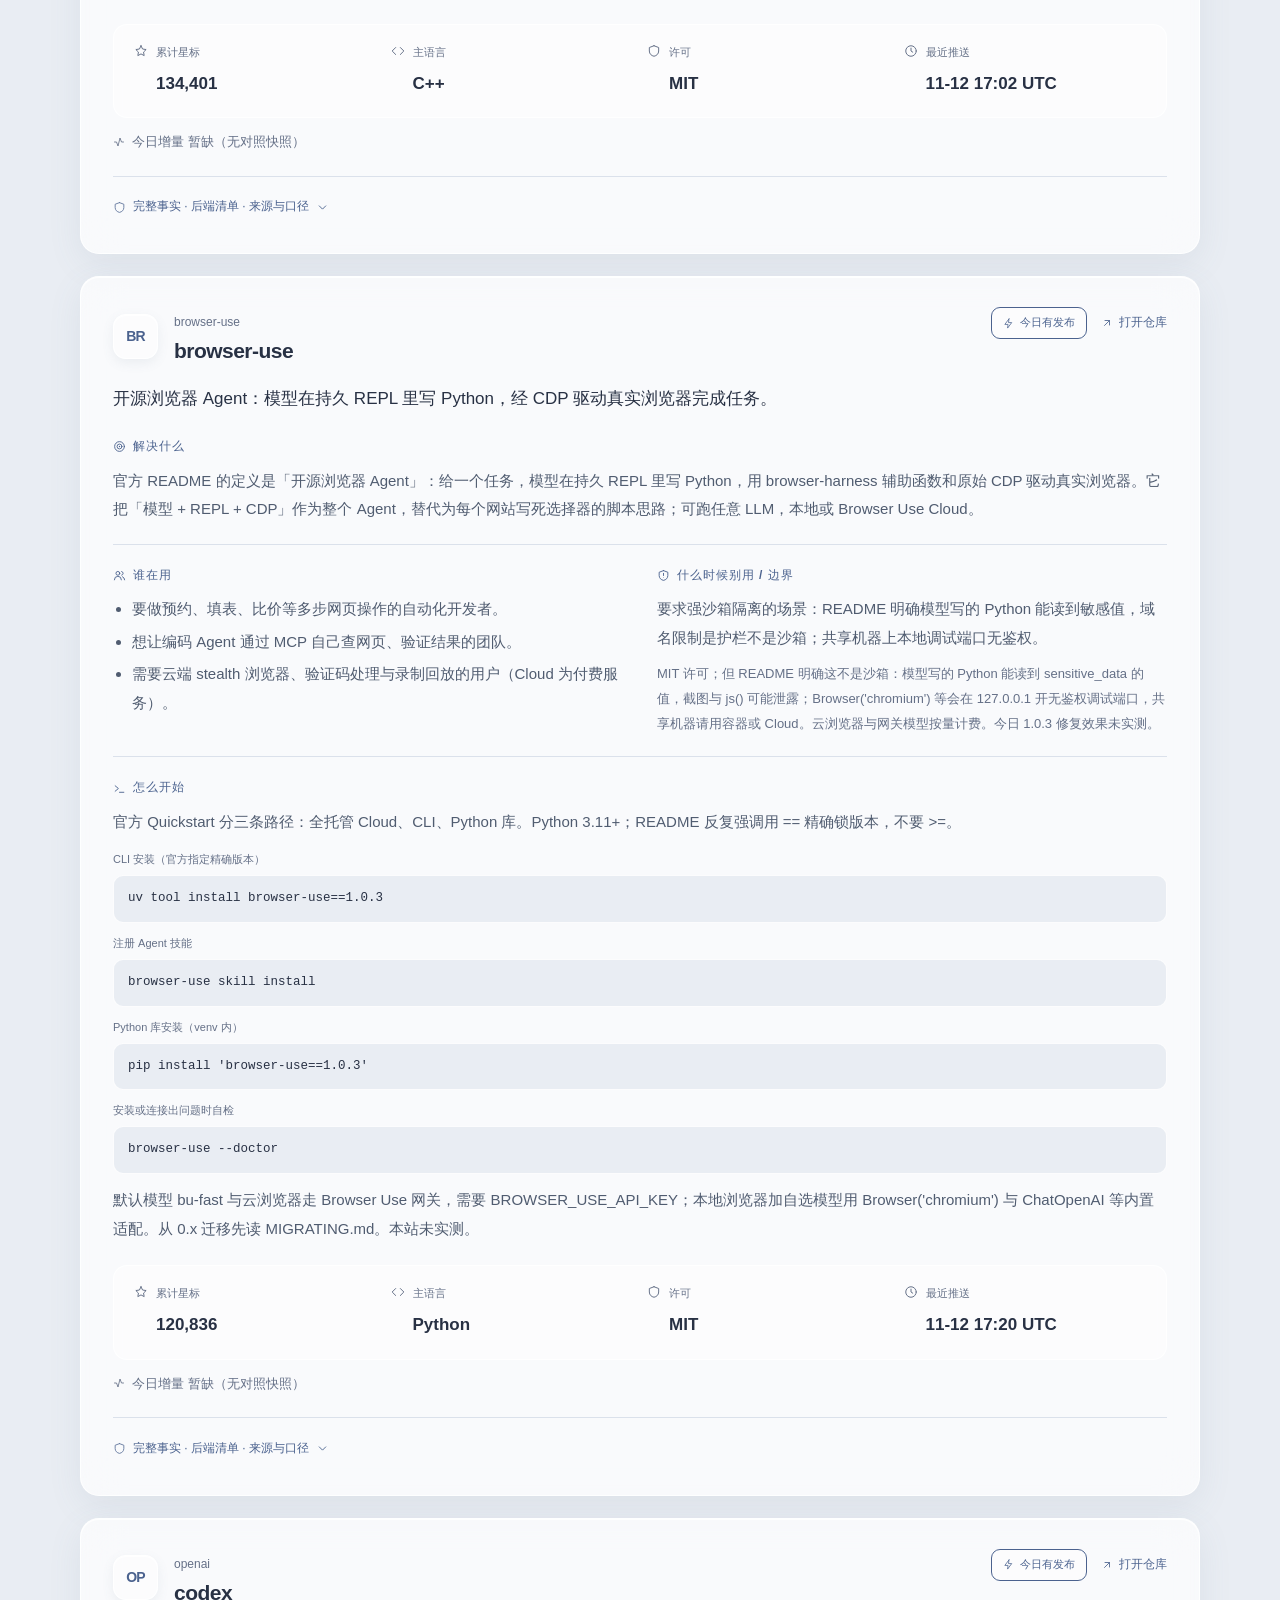
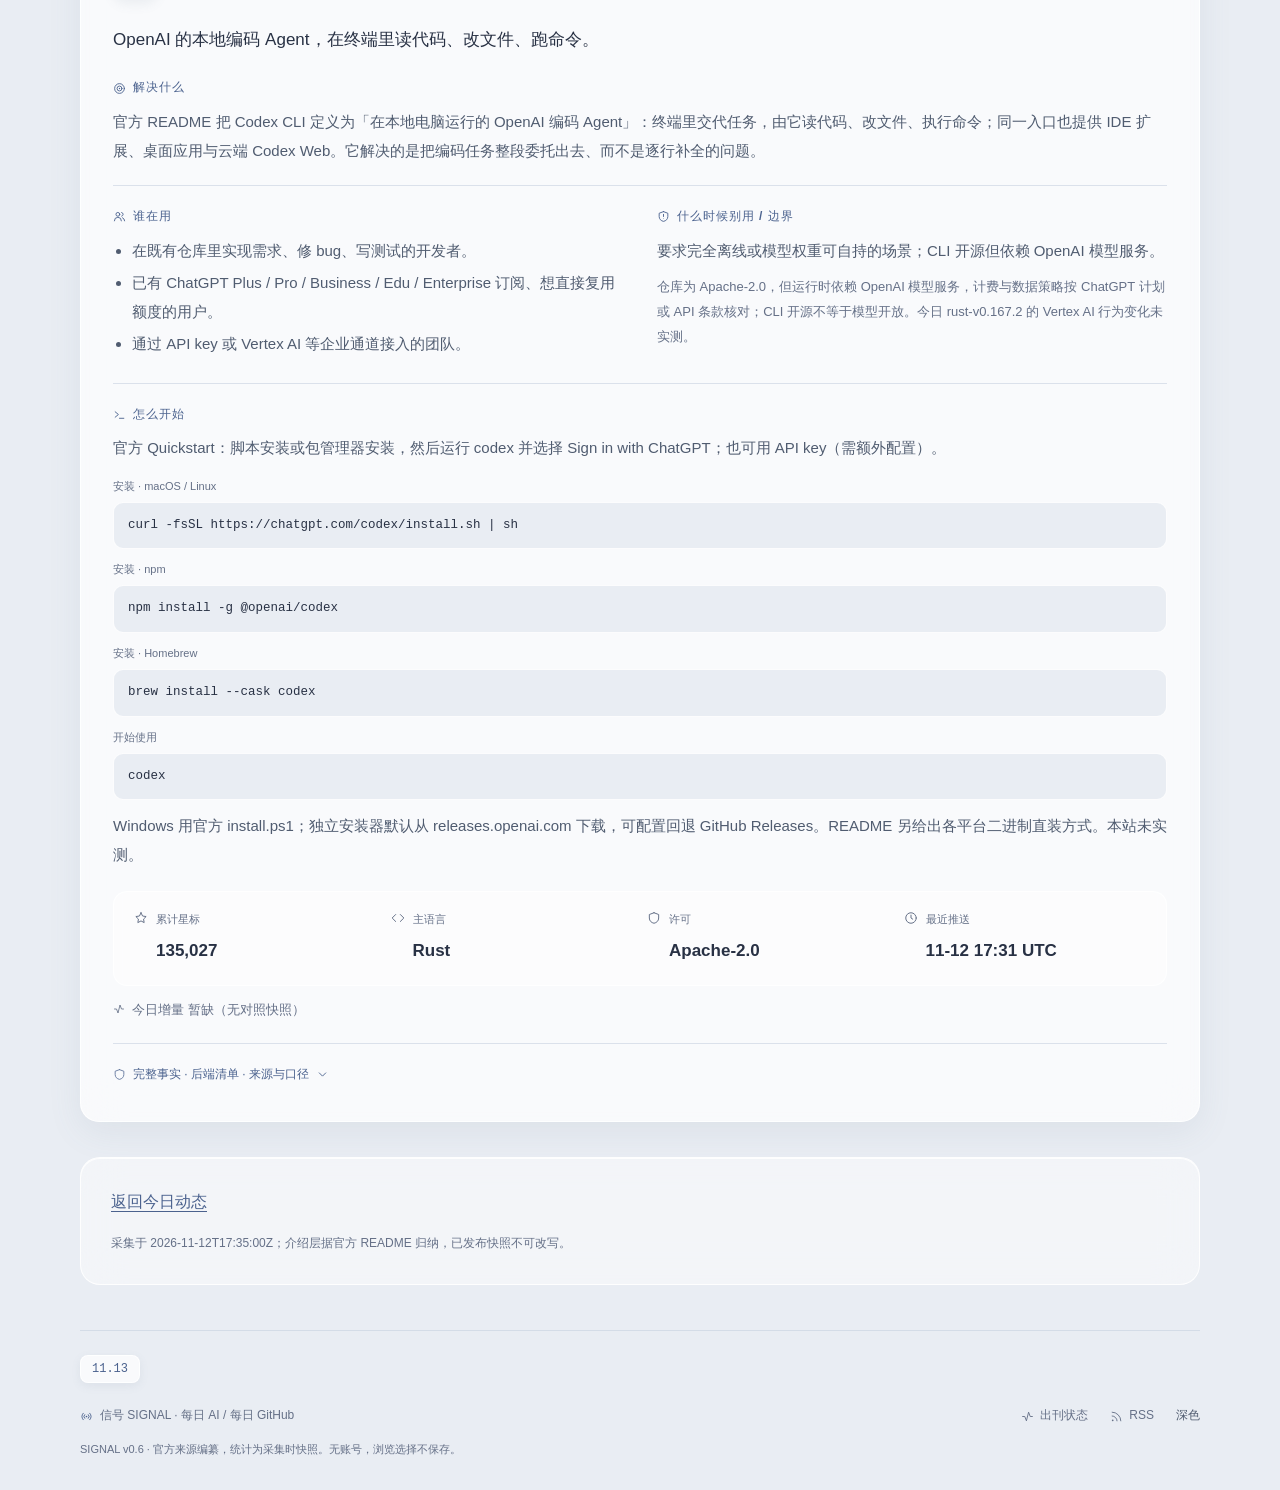
<file: prototype/projects.html>
<!doctype html>
<html lang="zh-CN"><head><meta charset="utf-8"><meta name="viewport" content="width=device-width, initial-scale=1"><meta name="color-scheme" content="light dark"><meta name="description" content="每日 AI 与 GitHub 动态，附官方来源、事实与边界。"><title>项目 · 信号 SIGNAL</title><link rel="icon" href="assets/favicon.svg" type="image/svg+xml"><link rel="stylesheet" href="tokens.css?v=c86bce5145"><link rel="stylesheet" href="style.css?v=c86bce5145"><script src="app.js?v=c86bce5145" defer></script></head>
<body data-view="projects" data-date="2026-11-13" data-prefix=""><a class="skip" href="#main">跳到正文</a><div class="shell"><header class="top"><a class="brand" href="index.html"><span class="brand-symbol" aria-hidden="true"><svg viewBox="0 0 32 32" fill="none"><circle class="radar-ring" cx="16" cy="16" r="13" stroke-width="1.3"/><circle class="radar-ring" cx="16" cy="16" r="8.5" stroke-width="1.1"/><circle class="radar-ring" cx="16" cy="16" r="4" stroke-width="1"/><path class="radar-tick" d="M16 1.5v3M16 27.5v3M1.5 16h3M27.5 16h3" stroke-width="1.2" stroke-linecap="round"/><g class="radar-sweep"><path d="M16 16 L16 3 A13 13 0 0 1 27.3 9.5 Z"/><line x1="16" y1="16" x2="16" y2="3"/></g><circle class="radar-blip" cx="21" cy="11" r="1.5"/><circle class="radar-blip" cx="11" cy="20" r="1.2" opacity=".6"/></svg></span><span class="brand-name">信号<small>SIGNAL</small></span></a><p class="brand-note">把变化读明白。</p><nav class="nav" aria-label="主导航"><a href="index.html" ><span class="nav-number">01</span>今日简报<span class="nav-arrow" aria-hidden="true">↗</span></a><a href="projects.html" aria-current="page"><span class="nav-number">02</span>开源项目<span class="nav-arrow" aria-hidden="true">↗</span></a><a href="week.html" ><span class="nav-number">03</span>一周观察<span class="nav-arrow" aria-hidden="true">↗</span></a><a href="archive.html" ><span class="nav-number">04</span>往期检索<span class="nav-arrow" aria-hidden="true">↗</span></a></nav><div class="rail-bottom"><span>每日 AI / GitHub</span><a href="status.html">出刊状态 <span aria-hidden="true">↗</span></a><p>独立阅读 · 无账号</p><span class="rail-edition">VOL. 001 / 2026</span></div></header><div class="workspace"><div class="workspace-top"><span>开源项目</span><div><span class="demo-label">每日简报</span><a href="archive.html?search=1" aria-label="搜索往期">检索 <kbd>/</kbd></a></div></div>
<main id="main" class="reading"><div class="edition"><span>GITHUB</span><span>2026-11-13 · 已采集</span></div>
    <div class="overview"><section class="hero result"><h1>今天 <mark>3 个</mark>项目有发布。</h1><p class="intro">共 3 份档案 · 命令来自官方 README · 数字来自 GitHub API 快照。</p><div class="lens"><span>你现在要做什么</span><a href="#ggml-org-llama-cpp">llama.cpp</a><a href="#browser-use-browser-use">browser-use</a><a href="#openai-codex">codex</a></div><p class="editorial-note">以下介绍据官方 README 与 GitHub API 快照归纳，含编辑判断；命令和数字可回查来源。本站未运行安装、示例或性能实测。</p></section>
    <div class="overview-data"><figure class="chart glass"><ol class="bar-list" aria-label="本期 3 个项目的累计星标对比"><li class="bar-row"><span class="bar-name">openai/codex</span><span class="bar-track" aria-hidden="true"><span class="bar-fill" style="width:100.0%"></span></span><span class="bar-value">135,027</span></li><li class="bar-row"><span class="bar-name">ggml-org/llama.cpp</span><span class="bar-track" aria-hidden="true"><span class="bar-fill" style="width:99.5%"></span></span><span class="bar-value">134,401</span></li><li class="bar-row"><span class="bar-name">browser-use/browser-use</span><span class="bar-track" aria-hidden="true"><span class="bar-fill" style="width:89.5%"></span></span><span class="bar-value">120,836</span></li></ol><p class="chart-foot">累计星标 · GitHub API 单次快照 · 采集于 2026-11-12T17:35:00Z · 无历史基线，不计算增量或趋势</p><figcaption>三个项目同一时点的累计星标对比。这是单次快照，不是趋势线；缺少历史基线时不计算增量。</figcaption></figure>
    <details class="data-detail"><summary>快照明细 · 图表的纯文字等价版本</summary><div class="table-scroll"><table class="data-table"><caption>快照明细 · 图表的纯文字等价版本</caption><thead><tr><th scope="col">项目</th><th scope="col">累计星标</th><th scope="col">主语言</th><th scope="col">许可</th><th scope="col">最近推送（UTC）</th><th scope="col">已归档</th></tr></thead><tbody><tr><th scope="row">ggml-org/llama.cpp</th><td>134,401</td><td>C++</td><td>MIT</td><td>2026-11-12 17:02:18</td><td>否</td></tr><tr><th scope="row">browser-use/browser-use</th><td>120,836</td><td>Python</td><td>MIT</td><td>2026-11-12 17:20:40</td><td>否</td></tr><tr><th scope="row">openai/codex</th><td>135,027</td><td>Rust</td><td>Apache-2.0</td><td>2026-11-12 17:31:57</td><td>否</td></tr></tbody></table></div></details></div></div>
    <div class="project-filters js-only"><div class="filters" aria-label="统计周期"><button data-period="day" aria-pressed="true">今日</button><button data-period="week" aria-pressed="false">本周</button><span class="fine" id="project-count">3 个项目</span></div><label class="select-wrap">主题<select id="project-topic"><option value="all">全部主题</option><option value="agent">智能体</option><option value="inference">推理服务</option><option value="local-llm">本地模型</option><option value="developer-tools">开发工具</option></select></label></div>
    <div id="project-list"><article class="project profile" id="ggml-org-llama-cpp" data-project data-topics="local-inference ggml quantization" data-day="" data-week="">
    <header class="pf-head"><div class="project-identity"><span class="repo-monogram" aria-hidden="true">GG</span><div><span class="repo-owner">ggml-org</span><h2><a href="#ggml-org-llama-cpp">llama.cpp</a></h2></div></div><div class="pf-head-side"><span class="release-tag yes">今日有发布</span><a class="" href="https://github.com/ggml-org/llama.cpp" target="_blank" rel="noopener noreferrer">打开仓库</a></div></header>
    <p class="oneline">用 C/C++ 在本地与云端跑 LLM / VLM 推理，覆盖从 CPU 到各家 GPU 的硬件。</p>
    <section class="pf-block"><h3>解决什么</h3><p>官方 README 的目标是「以最小配置和最先进性能，在广泛硬件上本地或云端跑 LLM / VLM 推理」：纯 C/C++ 无依赖实现，Apple Silicon 一等公民，x86 有 AVX/AMX，支持 1.5–8bit 量化与 CPU+GPU 混合推理。它解决的是「模型必须绑定某家推理服务」的问题，把引擎拿回自己手里。</p></section>
    <div class="pf-cols"><section class="pf-block"><h3>谁在用</h3><ul><li>想在 Mac / PC / 服务器上离线跑开源模型的个人开发者。</li><li>要自建 OpenAI 兼容推理服务、控制数据不出域的团队。</li><li>在骁龙、Apple Silicon、Intel GPU 等特定硬件上做端侧适配的工程师。</li></ul></section><section class="pf-block"><h3>什么时候别用 / 边界</h3><p>需要托管 SLA、开箱即用的多租户计费与合规审计的团队；它是要自己构建运维的引擎。</p><p class="caveat">MIT 许可指引擎代码；模型权重许可需逐个核对。nightly 构建（b*）滚动发布，不等于稳定版；后端表含 In Progress 项目，不代表本站实测可用。今日四个构建的修复效果未复测。</p></section></div>
    <section class="pf-block pf-how"><h3>怎么开始</h3><p>官方 Quick start：脚本安装或 Docker / 预编译二进制 / 源码构建任选；安装后可直接从 Hugging Face 拉模型运行。</p><div class="cmd-list"><div class="cmd-row"><span class="cmd-label">安装 · macOS / Linux</span><pre><code>curl -LsSf https://llama.app/install.sh | sh</code></pre></div><div class="cmd-row"><span class="cmd-label">安装 · Windows PowerShell</span><pre><code>irm https://llama.app/install.ps1 | iex</code></pre></div><div class="cmd-row"><span class="cmd-label">下载并运行模型</span><pre><code>llama cli -hf ggml-org/Qwen3.5-0.8B-GGUF</code></pre></div><div class="cmd-row"><span class="cmd-label">启动 OpenAI 兼容服务</span><pre><code>llama serve -hf ggml-org/Qwen3.5-0.8B-GGUF</code></pre></div></div><p class="fine">README 另给出 llama.app 指引、Docker 文档、releases 预编译包与源码构建指南；示例模型以官方 README 当前写法为准。本站未实测安装与推理。</p></section>
    <div class="pf-data"><div><span>累计星标</span><strong>134,401</strong></div><div><span>主语言</span><strong>C++</strong></div><div><span>许可</span><strong>MIT</strong></div><div><span>最近推送</span><strong>11-12 17:02 UTC</strong></div></div>
    <p class="fine pf-growth"><i class="ic ic-activity" aria-hidden="true"></i><span data-growth>今日增量 暂缺（无对照快照）</span></p>
    <details class="evidence"><summary>完整事实 · 后端清单 · 来源与口径</summary><div class="evidence-body"><h3>适用场景</h3><ul><li>在 Mac / PC / 服务器上离线跑开源模型。</li><li>用 OpenAI 兼容接口自建推理服务。</li><li>在移动端与边缘设备（骁龙、Apple Silicon 等）做端侧推理。</li></ul><h3>为什么现在关注</h3><p data-day-reason>今日窗口内发布 b12316–b12319 四个 nightly 构建（见今日条目）；累计星标是采集时快照，不是当天热度排名。</p><p data-week-reason hidden>本周仅建立首个真实快照；无历史基线，不能计算周增量或判断持续热度。</p><h3>同类可选</h3><p>vLLM、Ollama、MLC LLM；硬件覆盖与部署形态不同，需分别核对。</p><h3>硬件后端 · README 列出 17 项</h3><div class="table-scroll"><table class="data-table compact"><caption>后端与目标设备，逐条取自官方 README</caption><thead><tr><th scope="col">后端</th><th scope="col">目标设备</th></tr></thead><tbody><tr><th scope="row">BLAS</th><td>通用</td></tr><tr><th scope="row">BLIS</th><td>通用</td></tr><tr><th scope="row">CANN</th><td>华为昇腾 NPU</td></tr><tr><th scope="row">CUDA</th><td>NVIDIA GPU</td></tr><tr><th scope="row">HIP</th><td>AMD GPU</td></tr><tr><th scope="row">Hexagon</th><td>骁龙</td></tr><tr><th scope="row">IBM zDNN</th><td>IBM Z 与 LinuxONE</td></tr><tr><th scope="row">MUSA</th><td>摩尔线程 GPU</td></tr><tr><th scope="row">Metal</th><td>Apple Silicon</td></tr><tr><th scope="row">OpenCL</th><td>Adreno GPU</td></tr><tr><th scope="row">OpenVINO（进行中）</th><td>Intel CPU / GPU / NPU</td></tr><tr><th scope="row">RPC</th><td>通用</td></tr><tr><th scope="row">SYCL</th><td>Intel GPU</td></tr><tr><th scope="row">VirtGPU</th><td>VirtGPU APIR</td></tr><tr><th scope="row">Vulkan</th><td>GPU</td></tr><tr><th scope="row">WebGPU</th><td>通用</td></tr><tr><th scope="row">ZenDNN</th><td>AMD CPU</td></tr></tbody></table></div><p class="fine">中文设备名按 README 的 Target devices 归纳；含进行中项目，不代表本站实测可用。</p><h3>采集快照</h3><p>累计星标 134,401 · 今日增量 暂缺（无对照快照） · 本周增量 暂缺（无对照快照）</p><p class="fine">采集于 2026-11-12T17:35:00Z；仓库归档状态：否。增量需相同时间基准的历史快照。</p><h3>来源</h3><div class="source-links"><a class="" href="https://github.com/ggml-org/llama.cpp/blob/master/README.md" target="_blank" rel="noopener noreferrer">官方 README · Quick start / Supported backends</a><a class="" href="https://github.com/ggml-org/llama.cpp" target="_blank" rel="noopener noreferrer">仓库与 README</a><a class="" href="https://api.github.com/repos/ggml-org/llama.cpp" target="_blank" rel="noopener noreferrer">GitHub API 快照</a></div></div></details></article><article class="project profile" id="browser-use-browser-use" data-project data-topics="browser-agent automation mcp" data-day="" data-week="">
    <header class="pf-head"><div class="project-identity"><span class="repo-monogram" aria-hidden="true">BR</span><div><span class="repo-owner">browser-use</span><h2><a href="#browser-use-browser-use">browser-use</a></h2></div></div><div class="pf-head-side"><span class="release-tag yes">今日有发布</span><a class="" href="https://github.com/browser-use/browser-use" target="_blank" rel="noopener noreferrer">打开仓库</a></div></header>
    <p class="oneline">开源浏览器 Agent：模型在持久 REPL 里写 Python，经 CDP 驱动真实浏览器完成任务。</p>
    <section class="pf-block"><h3>解决什么</h3><p>官方 README 的定义是「开源浏览器 Agent」：给一个任务，模型在持久 REPL 里写 Python，用 browser-harness 辅助函数和原始 CDP 驱动真实浏览器。它把「模型 + REPL + CDP」作为整个 Agent，替代为每个网站写死选择器的脚本思路；可跑任意 LLM，本地或 Browser Use Cloud。</p></section>
    <div class="pf-cols"><section class="pf-block"><h3>谁在用</h3><ul><li>要做预约、填表、比价等多步网页操作的自动化开发者。</li><li>想让编码 Agent 通过 MCP 自己查网页、验证结果的团队。</li><li>需要云端 stealth 浏览器、验证码处理与录制回放的用户（Cloud 为付费服务）。</li></ul></section><section class="pf-block"><h3>什么时候别用 / 边界</h3><p>要求强沙箱隔离的场景：README 明确模型写的 Python 能读到敏感值，域名限制是护栏不是沙箱；共享机器上本地调试端口无鉴权。</p><p class="caveat">MIT 许可；但 README 明确这不是沙箱：模型写的 Python 能读到 sensitive_data 的值，截图与 js() 可能泄露；Browser(&#x27;chromium&#x27;) 等会在 127.0.0.1 开无鉴权调试端口，共享机器请用容器或 Cloud。云浏览器与网关模型按量计费。今日 1.0.3 修复效果未实测。</p></section></div>
    <section class="pf-block pf-how"><h3>怎么开始</h3><p>官方 Quickstart 分三条路径：全托管 Cloud、CLI、Python 库。Python 3.11+；README 反复强调用 == 精确锁版本，不要 &gt;=。</p><div class="cmd-list"><div class="cmd-row"><span class="cmd-label">CLI 安装（官方指定精确版本）</span><pre><code>uv tool install browser-use==1.0.3</code></pre></div><div class="cmd-row"><span class="cmd-label">注册 Agent 技能</span><pre><code>browser-use skill install</code></pre></div><div class="cmd-row"><span class="cmd-label">Python 库安装（venv 内）</span><pre><code>pip install &#x27;browser-use==1.0.3&#x27;</code></pre></div><div class="cmd-row"><span class="cmd-label">安装或连接出问题时自检</span><pre><code>browser-use --doctor</code></pre></div></div><p class="fine">默认模型 bu-fast 与云浏览器走 Browser Use 网关，需要 BROWSER_USE_API_KEY；本地浏览器加自选模型用 Browser(&#x27;chromium&#x27;) 与 ChatOpenAI 等内置适配。从 0.x 迁移先读 MIGRATING.md。本站未实测。</p></section>
    <div class="pf-data"><div><span>累计星标</span><strong>120,836</strong></div><div><span>主语言</span><strong>Python</strong></div><div><span>许可</span><strong>MIT</strong></div><div><span>最近推送</span><strong>11-12 17:20 UTC</strong></div></div>
    <p class="fine pf-growth"><i class="ic ic-activity" aria-hidden="true"></i><span data-growth>今日增量 暂缺（无对照快照）</span></p>
    <details class="evidence"><summary>完整事实 · 后端清单 · 来源与口径</summary><div class="evidence-body"><h3>适用场景</h3><ul><li>预约、填表、比价这类多步网页操作。</li><li>在 CI 或容器里跑无头浏览器自动化。</li><li>作为 MCP 服务接进编码 Agent，让它自己查网页。</li></ul><h3>为什么现在关注</h3><p data-day-reason>今日发布 1.0.3 稳定性修复（见今日条目）；官方要求精确锁版本升级。</p><p data-week-reason hidden>本周仅建立首个真实快照；无历史基线，不能计算周增量或判断持续热度。</p><h3>同类可选</h3><p>Playwright 脚本、Stagehand、托管 RPA；确定性与模型自由度取舍不同。</p><h3>采集快照</h3><p>累计星标 120,836 · 今日增量 暂缺（无对照快照） · 本周增量 暂缺（无对照快照）</p><p class="fine">采集于 2026-11-12T17:35:00Z；仓库归档状态：否。增量需相同时间基准的历史快照。</p><h3>来源</h3><div class="source-links"><a class="" href="https://github.com/browser-use/browser-use/blob/main/README.md" target="_blank" rel="noopener noreferrer">官方 README · Quickstart / Secrets / 版本锁定</a><a class="" href="https://github.com/browser-use/browser-use" target="_blank" rel="noopener noreferrer">仓库与 README</a><a class="" href="https://api.github.com/repos/browser-use/browser-use" target="_blank" rel="noopener noreferrer">GitHub API 快照</a></div></div></details></article><article class="project profile" id="openai-codex" data-project data-topics="agent developer-tools" data-day="" data-week="">
    <header class="pf-head"><div class="project-identity"><span class="repo-monogram" aria-hidden="true">OP</span><div><span class="repo-owner">openai</span><h2><a href="#openai-codex">codex</a></h2></div></div><div class="pf-head-side"><span class="release-tag yes">今日有发布</span><a class="" href="https://github.com/openai/codex" target="_blank" rel="noopener noreferrer">打开仓库</a></div></header>
    <p class="oneline">OpenAI 的本地编码 Agent，在终端里读代码、改文件、跑命令。</p>
    <section class="pf-block"><h3>解决什么</h3><p>官方 README 把 Codex CLI 定义为「在本地电脑运行的 OpenAI 编码 Agent」：终端里交代任务，由它读代码、改文件、执行命令；同一入口也提供 IDE 扩展、桌面应用与云端 Codex Web。它解决的是把编码任务整段委托出去、而不是逐行补全的问题。</p></section>
    <div class="pf-cols"><section class="pf-block"><h3>谁在用</h3><ul><li>在既有仓库里实现需求、修 bug、写测试的开发者。</li><li>已有 ChatGPT Plus / Pro / Business / Edu / Enterprise 订阅、想直接复用额度的用户。</li><li>通过 API key 或 Vertex AI 等企业通道接入的团队。</li></ul></section><section class="pf-block"><h3>什么时候别用 / 边界</h3><p>要求完全离线或模型权重可自持的场景；CLI 开源但依赖 OpenAI 模型服务。</p><p class="caveat">仓库为 Apache-2.0，但运行时依赖 OpenAI 模型服务，计费与数据策略按 ChatGPT 计划或 API 条款核对；CLI 开源不等于模型开放。今日 rust-v0.167.2 的 Vertex AI 行为变化未实测。</p></section></div>
    <section class="pf-block pf-how"><h3>怎么开始</h3><p>官方 Quickstart：脚本安装或包管理器安装，然后运行 codex 并选择 Sign in with ChatGPT；也可用 API key（需额外配置）。</p><div class="cmd-list"><div class="cmd-row"><span class="cmd-label">安装 · macOS / Linux</span><pre><code>curl -fsSL https://chatgpt.com/codex/install.sh | sh</code></pre></div><div class="cmd-row"><span class="cmd-label">安装 · npm</span><pre><code>npm install -g @openai/codex</code></pre></div><div class="cmd-row"><span class="cmd-label">安装 · Homebrew</span><pre><code>brew install --cask codex</code></pre></div><div class="cmd-row"><span class="cmd-label">开始使用</span><pre><code>codex</code></pre></div></div><p class="fine">Windows 用官方 install.ps1；独立安装器默认从 releases.openai.com 下载，可配置回退 GitHub Releases。README 另给出各平台二进制直装方式。本站未实测。</p></section>
    <div class="pf-data"><div><span>累计星标</span><strong>135,027</strong></div><div><span>主语言</span><strong>Rust</strong></div><div><span>许可</span><strong>Apache-2.0</strong></div><div><span>最近推送</span><strong>11-12 17:31 UTC</strong></div></div>
    <p class="fine pf-growth"><i class="ic ic-activity" aria-hidden="true"></i><span data-growth>今日增量 暂缺（无对照快照）</span></p>
    <details class="evidence"><summary>完整事实 · 后端清单 · 来源与口径</summary><div class="evidence-body"><h3>适用场景</h3><ul><li>在既有仓库里实现需求、修 bug、写测试。</li><li>在 IDE（VS Code / Cursor / Windsurf）或桌面应用中使用同一 Agent。</li><li>通过 Vertex AI 等企业接入使用模型。</li></ul><h3>为什么现在关注</h3><p data-day-reason>今日窗口内发布 rust-v0.167.2（见今日条目），变化集中在 Vertex AI 接入层。</p><p data-week-reason hidden>本周仅建立首个真实快照；无历史基线，不能计算周增量或判断持续热度。</p><h3>同类可选</h3><p>Claude Code、Aider、Gemini CLI；许可与数据策略需分别核对。</p><h3>采集快照</h3><p>累计星标 135,027 · 今日增量 暂缺（无对照快照） · 本周增量 暂缺（无对照快照）</p><p class="fine">采集于 2026-11-12T17:35:00Z；仓库归档状态：否。增量需相同时间基准的历史快照。</p><h3>来源</h3><div class="source-links"><a class="" href="https://github.com/openai/codex/blob/main/README.md" target="_blank" rel="noopener noreferrer">官方 README · Quickstart / 许可</a><a class="" href="https://github.com/openai/codex" target="_blank" rel="noopener noreferrer">仓库与 README</a><a class="" href="https://api.github.com/repos/openai/codex" target="_blank" rel="noopener noreferrer">GitHub API 快照</a></div></div></details></article></div>
    <div id="project-empty" class="empty" hidden><h2>这个主题暂时没有项目</h2><p>换个主题继续看看。</p><button data-action="reset-projects">查看全部项目</button></div>
    <section class="closing"><a class="text-link" href="index.html">返回今日动态</a><p class="fine">采集于 2026-11-12T17:35:00Z；介绍层据官方 README 归纳，已发布快照不可改写。</p></section></main><footer class="foot reading"><div class="period-list" aria-label="刊期"><a href="d/2026-11-13.html" aria-current=date>11.13</a></div>
    <div class="foot-top"><span>信号 SIGNAL · 每日 AI / 每日 GitHub</span><div class="foot-links"><a href="status.html">出刊状态</a><a href="feed.xml">RSS</a><button class="js-only inline" data-action="theme" aria-label="切换深浅主题">切换主题</button></div></div>
    <p class="disclaimer">SIGNAL v0.6 · 官方来源编纂，统计为采集时快照。无账号，浏览选择不保存。</p></footer></div></div><dialog id="share-dialog" aria-labelledby="share-title"><div class="dialog-head"><h2 id="share-title">带走这一期</h2><button data-action="close-share" aria-label="关闭分享预览">关闭</button></div>
    <div class="dialog-body"><p class="dialog-help">选择要带走的内容，生成图片或复制文字。仅本次浏览有效。</p><div class="share-layout"><fieldset class="share-options" id="share-options"><legend>选择内容</legend></fieldset><figure class="share-preview"><canvas id="share-canvas" aria-label="所选内容分享图片"></canvas><figcaption>本期内容 · 本地生成</figcaption></figure></div>
    <p class="dialog-feedback" id="share-feedback" role="status"></p><textarea id="copy-fallback" class="copy-fallback" aria-label="可手动复制的分享文字" hidden readonly></textarea>
    <div class="dialog-actions"><button data-action="download">下载 PNG</button><button data-action="copy">复制文字</button></div></div></dialog><div class="toast" id="toast" role="status" hidden></div><script type="application/json" id="prototype-data">{"issue": null, "dates": ["2026-11-13"], "colors": {"light": {"background": "#e9edf3", "text": "#283144", "secondary": "#505c70", "muted": "#657087", "accent": "#4b628e", "highlight": "#dfe7f39c", "alternate": "#eef2f8", "line": "#c6d0df99", "backdrop": "#26324e66", "surface": "#f8faff", "rail": "#ffffff66", "railText": "#283144", "railMuted": "#62708a", "railActive": "#ffffffa8"}, "dark": {"background": "#151c2c", "text": "#e6ebf5", "secondary": "#c0cadb", "muted": "#a5b2c8", "accent": "#b7c9ed", "highlight": "#34435eaa", "alternate": "#283449", "line": "#7a8da047", "backdrop": "#080d1b88", "surface": "#253149", "rail": "#26314888", "railText": "#e6ebf5", "railMuted": "#aab7cc", "railActive": "#8196bc33"}}, "decisionOrder": null}</script></body></html>
</file>
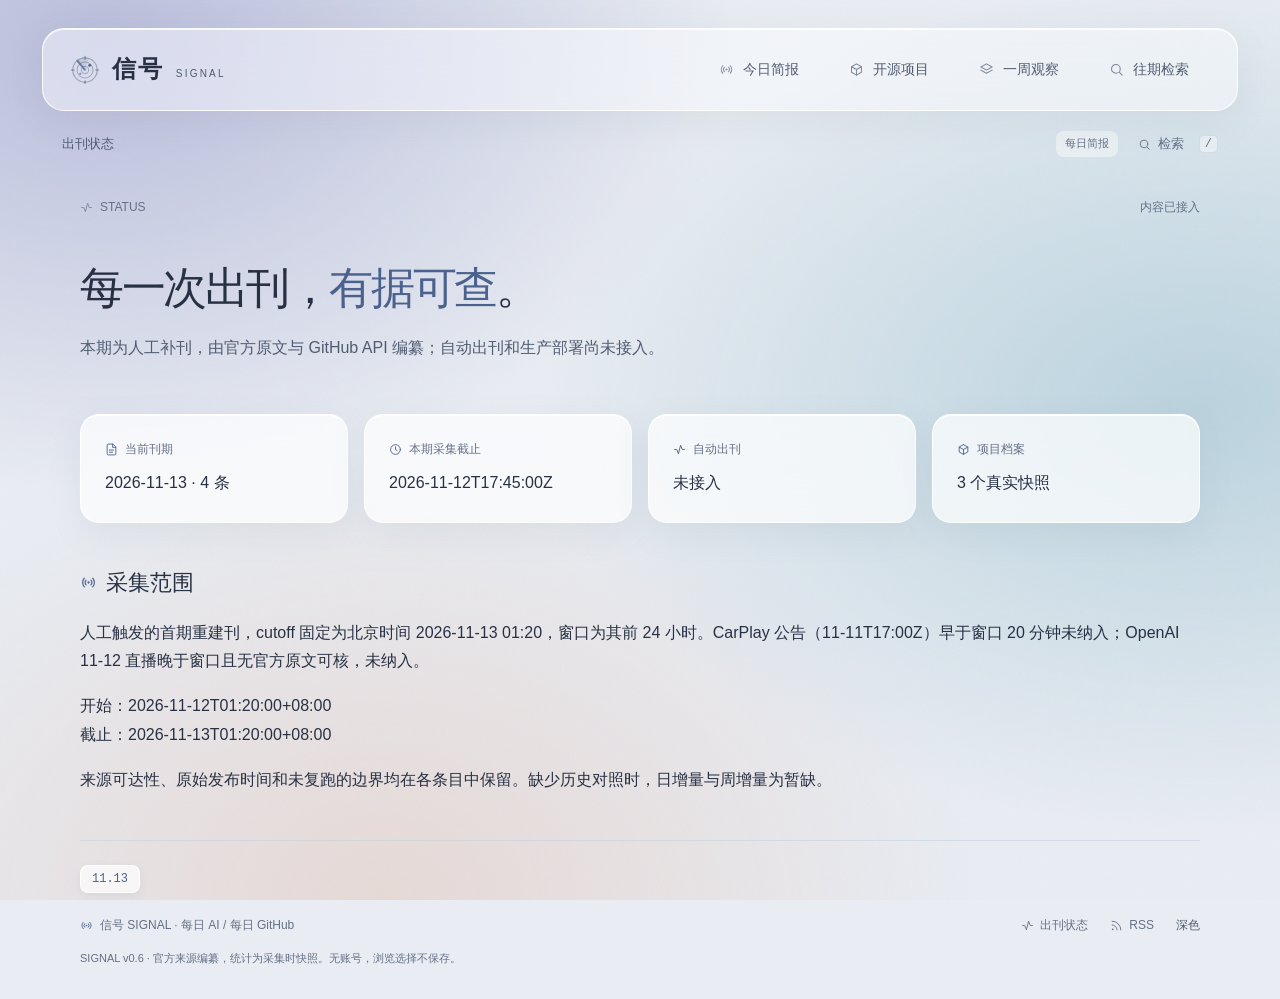
<file: prototype/status.html>
<!doctype html>
<html lang="zh-CN"><head><meta charset="utf-8"><meta name="viewport" content="width=device-width, initial-scale=1"><meta name="color-scheme" content="light dark"><meta name="description" content="每日 AI 与 GitHub 动态，附官方来源、事实与边界。"><title>状态 · 信号 SIGNAL</title><link rel="icon" href="assets/favicon.svg" type="image/svg+xml"><link rel="stylesheet" href="tokens.css?v=c86bce5145"><link rel="stylesheet" href="style.css?v=c86bce5145"><script src="app.js?v=c86bce5145" defer></script></head>
<body data-view="status" data-date="2026-11-13" data-prefix=""><a class="skip" href="#main">跳到正文</a><div class="shell"><header class="top"><a class="brand" href="index.html"><span class="brand-symbol" aria-hidden="true"><svg viewBox="0 0 32 32" fill="none"><circle class="radar-ring" cx="16" cy="16" r="13" stroke-width="1.3"/><circle class="radar-ring" cx="16" cy="16" r="8.5" stroke-width="1.1"/><circle class="radar-ring" cx="16" cy="16" r="4" stroke-width="1"/><path class="radar-tick" d="M16 1.5v3M16 27.5v3M1.5 16h3M27.5 16h3" stroke-width="1.2" stroke-linecap="round"/><g class="radar-sweep"><path d="M16 16 L16 3 A13 13 0 0 1 27.3 9.5 Z"/><line x1="16" y1="16" x2="16" y2="3"/></g><circle class="radar-blip" cx="21" cy="11" r="1.5"/><circle class="radar-blip" cx="11" cy="20" r="1.2" opacity=".6"/></svg></span><span class="brand-name">信号<small>SIGNAL</small></span></a><p class="brand-note">把变化读明白。</p><nav class="nav" aria-label="主导航"><a href="index.html" ><span class="nav-number">01</span>今日简报<span class="nav-arrow" aria-hidden="true">↗</span></a><a href="projects.html" ><span class="nav-number">02</span>开源项目<span class="nav-arrow" aria-hidden="true">↗</span></a><a href="week.html" ><span class="nav-number">03</span>一周观察<span class="nav-arrow" aria-hidden="true">↗</span></a><a href="archive.html" ><span class="nav-number">04</span>往期检索<span class="nav-arrow" aria-hidden="true">↗</span></a></nav><div class="rail-bottom"><span>每日 AI / GitHub</span><a href="status.html">出刊状态 <span aria-hidden="true">↗</span></a><p>独立阅读 · 无账号</p><span class="rail-edition">VOL. 001 / 2026</span></div></header><div class="workspace"><div class="workspace-top"><span>出刊状态</span><div><span class="demo-label">每日简报</span><a href="archive.html?search=1" aria-label="搜索往期">检索 <kbd>/</kbd></a></div></div>
<main id="main" class="reading"><div class="edition"><span>STATUS</span><span>内容已接入</span></div><section class="hero"><h1>每一次出刊，<mark>有据可查</mark>。</h1><p class="intro">本期为人工补刊，由官方原文与 GitHub API 编纂；自动出刊和生产部署尚未接入。</p></section><dl class="status-grid"><div><dt>当前刊期</dt><dd>2026-11-13 · 4 条</dd></div><div><dt>本期采集截止</dt><dd>2026-11-12T17:45:00Z</dd></div><div><dt>自动出刊</dt><dd>未接入</dd></div><div><dt>项目档案</dt><dd>3 个真实快照</dd></div></dl><section class="section"><h2>采集范围</h2><p>人工触发的首期重建刊，cutoff 固定为北京时间 2026-11-13 01:20，窗口为其前 24 小时。CarPlay 公告（11-11T17:00Z）早于窗口 20 分钟未纳入；OpenAI 11-12 直播晚于窗口且无官方原文可核，未纳入。</p><p>开始：2026-11-12T01:20:00+08:00<br>截止：2026-11-13T01:20:00+08:00</p><p>来源可达性、原始发布时间和未复跑的边界均在各条目中保留。缺少历史对照时，日增量与周增量为暂缺。</p></section></main><footer class="foot reading"><div class="period-list" aria-label="刊期"><a href="d/2026-11-13.html" aria-current=date>11.13</a></div>
    <div class="foot-top"><span>信号 SIGNAL · 每日 AI / 每日 GitHub</span><div class="foot-links"><a href="status.html">出刊状态</a><a href="feed.xml">RSS</a><button class="js-only inline" data-action="theme" aria-label="切换深浅主题">切换主题</button></div></div>
    <p class="disclaimer">SIGNAL v0.6 · 官方来源编纂，统计为采集时快照。无账号，浏览选择不保存。</p></footer></div></div><dialog id="share-dialog" aria-labelledby="share-title"><div class="dialog-head"><h2 id="share-title">带走这一期</h2><button data-action="close-share" aria-label="关闭分享预览">关闭</button></div>
    <div class="dialog-body"><p class="dialog-help">选择要带走的内容，生成图片或复制文字。仅本次浏览有效。</p><div class="share-layout"><fieldset class="share-options" id="share-options"><legend>选择内容</legend></fieldset><figure class="share-preview"><canvas id="share-canvas" aria-label="所选内容分享图片"></canvas><figcaption>本期内容 · 本地生成</figcaption></figure></div>
    <p class="dialog-feedback" id="share-feedback" role="status"></p><textarea id="copy-fallback" class="copy-fallback" aria-label="可手动复制的分享文字" hidden readonly></textarea>
    <div class="dialog-actions"><button data-action="download">下载 PNG</button><button data-action="copy">复制文字</button></div></div></dialog><div class="toast" id="toast" role="status" hidden></div><script type="application/json" id="prototype-data">{"issue": null, "dates": ["2026-11-13"], "colors": {"light": {"background": "#e9edf3", "text": "#283144", "secondary": "#505c70", "muted": "#657087", "accent": "#4b628e", "highlight": "#dfe7f39c", "alternate": "#eef2f8", "line": "#c6d0df99", "backdrop": "#26324e66", "surface": "#f8faff", "rail": "#ffffff66", "railText": "#283144", "railMuted": "#62708a", "railActive": "#ffffffa8"}, "dark": {"background": "#151c2c", "text": "#e6ebf5", "secondary": "#c0cadb", "muted": "#a5b2c8", "accent": "#b7c9ed", "highlight": "#34435eaa", "alternate": "#283449", "line": "#7a8da047", "backdrop": "#080d1b88", "surface": "#253149", "rail": "#26314888", "railText": "#e6ebf5", "railMuted": "#aab7cc", "railActive": "#8196bc33"}}, "decisionOrder": null}</script></body></html>
</file>
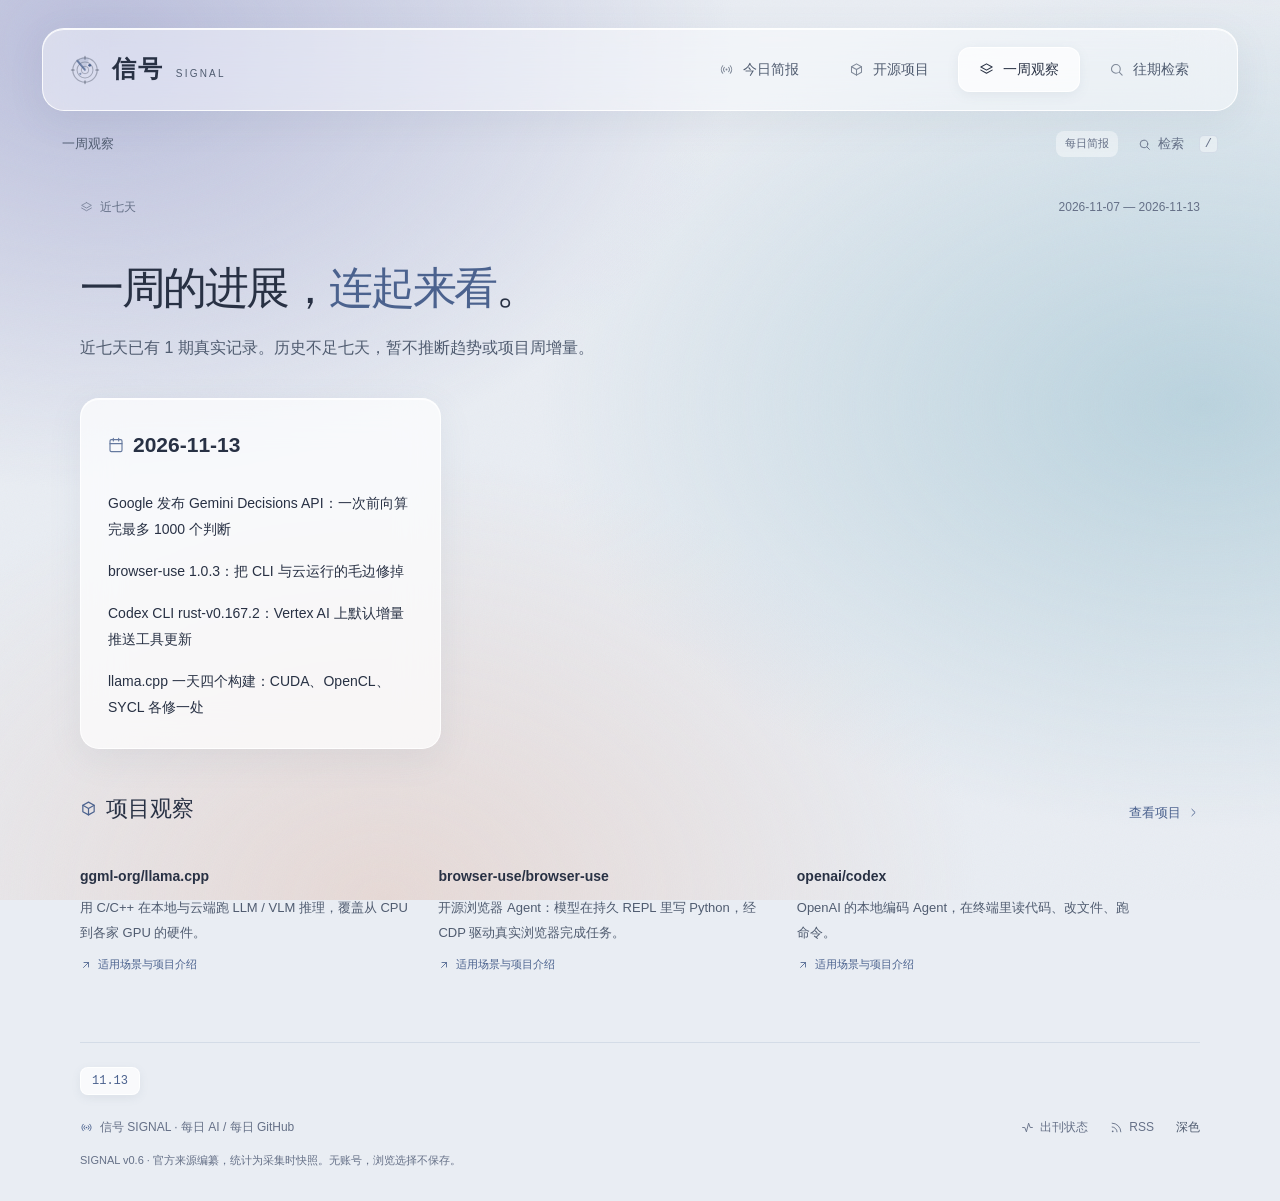
<file: prototype/week.html>
<!doctype html>
<html lang="zh-CN"><head><meta charset="utf-8"><meta name="viewport" content="width=device-width, initial-scale=1"><meta name="color-scheme" content="light dark"><meta name="description" content="每日 AI 与 GitHub 动态，附官方来源、事实与边界。"><title>本周 · 信号 SIGNAL</title><link rel="icon" href="assets/favicon.svg" type="image/svg+xml"><link rel="stylesheet" href="tokens.css?v=c86bce5145"><link rel="stylesheet" href="style.css?v=c86bce5145"><script src="app.js?v=c86bce5145" defer></script></head>
<body data-view="week" data-date="2026-11-13" data-prefix=""><a class="skip" href="#main">跳到正文</a><div class="shell"><header class="top"><a class="brand" href="index.html"><span class="brand-symbol" aria-hidden="true"><svg viewBox="0 0 32 32" fill="none"><circle class="radar-ring" cx="16" cy="16" r="13" stroke-width="1.3"/><circle class="radar-ring" cx="16" cy="16" r="8.5" stroke-width="1.1"/><circle class="radar-ring" cx="16" cy="16" r="4" stroke-width="1"/><path class="radar-tick" d="M16 1.5v3M16 27.5v3M1.5 16h3M27.5 16h3" stroke-width="1.2" stroke-linecap="round"/><g class="radar-sweep"><path d="M16 16 L16 3 A13 13 0 0 1 27.3 9.5 Z"/><line x1="16" y1="16" x2="16" y2="3"/></g><circle class="radar-blip" cx="21" cy="11" r="1.5"/><circle class="radar-blip" cx="11" cy="20" r="1.2" opacity=".6"/></svg></span><span class="brand-name">信号<small>SIGNAL</small></span></a><p class="brand-note">把变化读明白。</p><nav class="nav" aria-label="主导航"><a href="index.html" ><span class="nav-number">01</span>今日简报<span class="nav-arrow" aria-hidden="true">↗</span></a><a href="projects.html" ><span class="nav-number">02</span>开源项目<span class="nav-arrow" aria-hidden="true">↗</span></a><a href="week.html" aria-current="page"><span class="nav-number">03</span>一周观察<span class="nav-arrow" aria-hidden="true">↗</span></a><a href="archive.html" ><span class="nav-number">04</span>往期检索<span class="nav-arrow" aria-hidden="true">↗</span></a></nav><div class="rail-bottom"><span>每日 AI / GitHub</span><a href="status.html">出刊状态 <span aria-hidden="true">↗</span></a><p>独立阅读 · 无账号</p><span class="rail-edition">VOL. 001 / 2026</span></div></header><div class="workspace"><div class="workspace-top"><span>一周观察</span><div><span class="demo-label">每日简报</span><a href="archive.html?search=1" aria-label="搜索往期">检索 <kbd>/</kbd></a></div></div>
<main id="main" class="reading"><div class="edition"><span>近七天</span><span>2026-11-07 — 2026-11-13</span></div><section class="hero"><h1>一周的进展，<mark>连起来看</mark>。</h1><p class="intro">近七天已有 1 期真实记录。历史不足七天，暂不推断趋势或项目周增量。</p></section><div class="week-grid"><section class="week-theme"><h2>2026-11-13</h2><ul><li><a href="d/2026-11-13.html#item-0">Google 发布 Gemini Decisions API：一次前向算完最多 1000 个判断</a></li><li><a href="d/2026-11-13.html#item-1">browser-use 1.0.3：把 CLI 与云运行的毛边修掉</a></li><li><a href="d/2026-11-13.html#item-2">Codex CLI rust-v0.167.2：Vertex AI 上默认增量推送工具更新</a></li><li><a href="d/2026-11-13.html#item-3">llama.cpp 一天四个构建：CUDA、OpenCL、SYCL 各修一处</a></li></ul></section></div><section class="section"><div class="section-head"><h2>项目观察</h2><a href="projects.html?period=week">查看项目</a></div><article class="project teaser"><h3><a href="projects.html#ggml-org-llama-cpp">ggml-org/llama.cpp</a></h3><p>用 C/C++ 在本地与云端跑 LLM / VLM 推理，覆盖从 CPU 到各家 GPU 的硬件。</p><a class="project-ref" href="projects.html#ggml-org-llama-cpp">适用场景与项目介绍</a></article><article class="project teaser"><h3><a href="projects.html#browser-use-browser-use">browser-use/browser-use</a></h3><p>开源浏览器 Agent：模型在持久 REPL 里写 Python，经 CDP 驱动真实浏览器完成任务。</p><a class="project-ref" href="projects.html#browser-use-browser-use">适用场景与项目介绍</a></article><article class="project teaser"><h3><a href="projects.html#openai-codex">openai/codex</a></h3><p>OpenAI 的本地编码 Agent，在终端里读代码、改文件、跑命令。</p><a class="project-ref" href="projects.html#openai-codex">适用场景与项目介绍</a></article></section></main><footer class="foot reading"><div class="period-list" aria-label="刊期"><a href="d/2026-11-13.html" aria-current=date>11.13</a></div>
    <div class="foot-top"><span>信号 SIGNAL · 每日 AI / 每日 GitHub</span><div class="foot-links"><a href="status.html">出刊状态</a><a href="feed.xml">RSS</a><button class="js-only inline" data-action="theme" aria-label="切换深浅主题">切换主题</button></div></div>
    <p class="disclaimer">SIGNAL v0.6 · 官方来源编纂，统计为采集时快照。无账号，浏览选择不保存。</p></footer></div></div><dialog id="share-dialog" aria-labelledby="share-title"><div class="dialog-head"><h2 id="share-title">带走这一期</h2><button data-action="close-share" aria-label="关闭分享预览">关闭</button></div>
    <div class="dialog-body"><p class="dialog-help">选择要带走的内容，生成图片或复制文字。仅本次浏览有效。</p><div class="share-layout"><fieldset class="share-options" id="share-options"><legend>选择内容</legend></fieldset><figure class="share-preview"><canvas id="share-canvas" aria-label="所选内容分享图片"></canvas><figcaption>本期内容 · 本地生成</figcaption></figure></div>
    <p class="dialog-feedback" id="share-feedback" role="status"></p><textarea id="copy-fallback" class="copy-fallback" aria-label="可手动复制的分享文字" hidden readonly></textarea>
    <div class="dialog-actions"><button data-action="download">下载 PNG</button><button data-action="copy">复制文字</button></div></div></dialog><div class="toast" id="toast" role="status" hidden></div><script type="application/json" id="prototype-data">{"issue": null, "dates": ["2026-11-13"], "colors": {"light": {"background": "#e9edf3", "text": "#283144", "secondary": "#505c70", "muted": "#657087", "accent": "#4b628e", "highlight": "#dfe7f39c", "alternate": "#eef2f8", "line": "#c6d0df99", "backdrop": "#26324e66", "surface": "#f8faff", "rail": "#ffffff66", "railText": "#283144", "railMuted": "#62708a", "railActive": "#ffffffa8"}, "dark": {"background": "#151c2c", "text": "#e6ebf5", "secondary": "#c0cadb", "muted": "#a5b2c8", "accent": "#b7c9ed", "highlight": "#34435eaa", "alternate": "#283449", "line": "#7a8da047", "backdrop": "#080d1b88", "surface": "#253149", "rail": "#26314888", "railText": "#e6ebf5", "railMuted": "#aab7cc", "railActive": "#8196bc33"}}, "decisionOrder": null}</script></body></html>
</file>
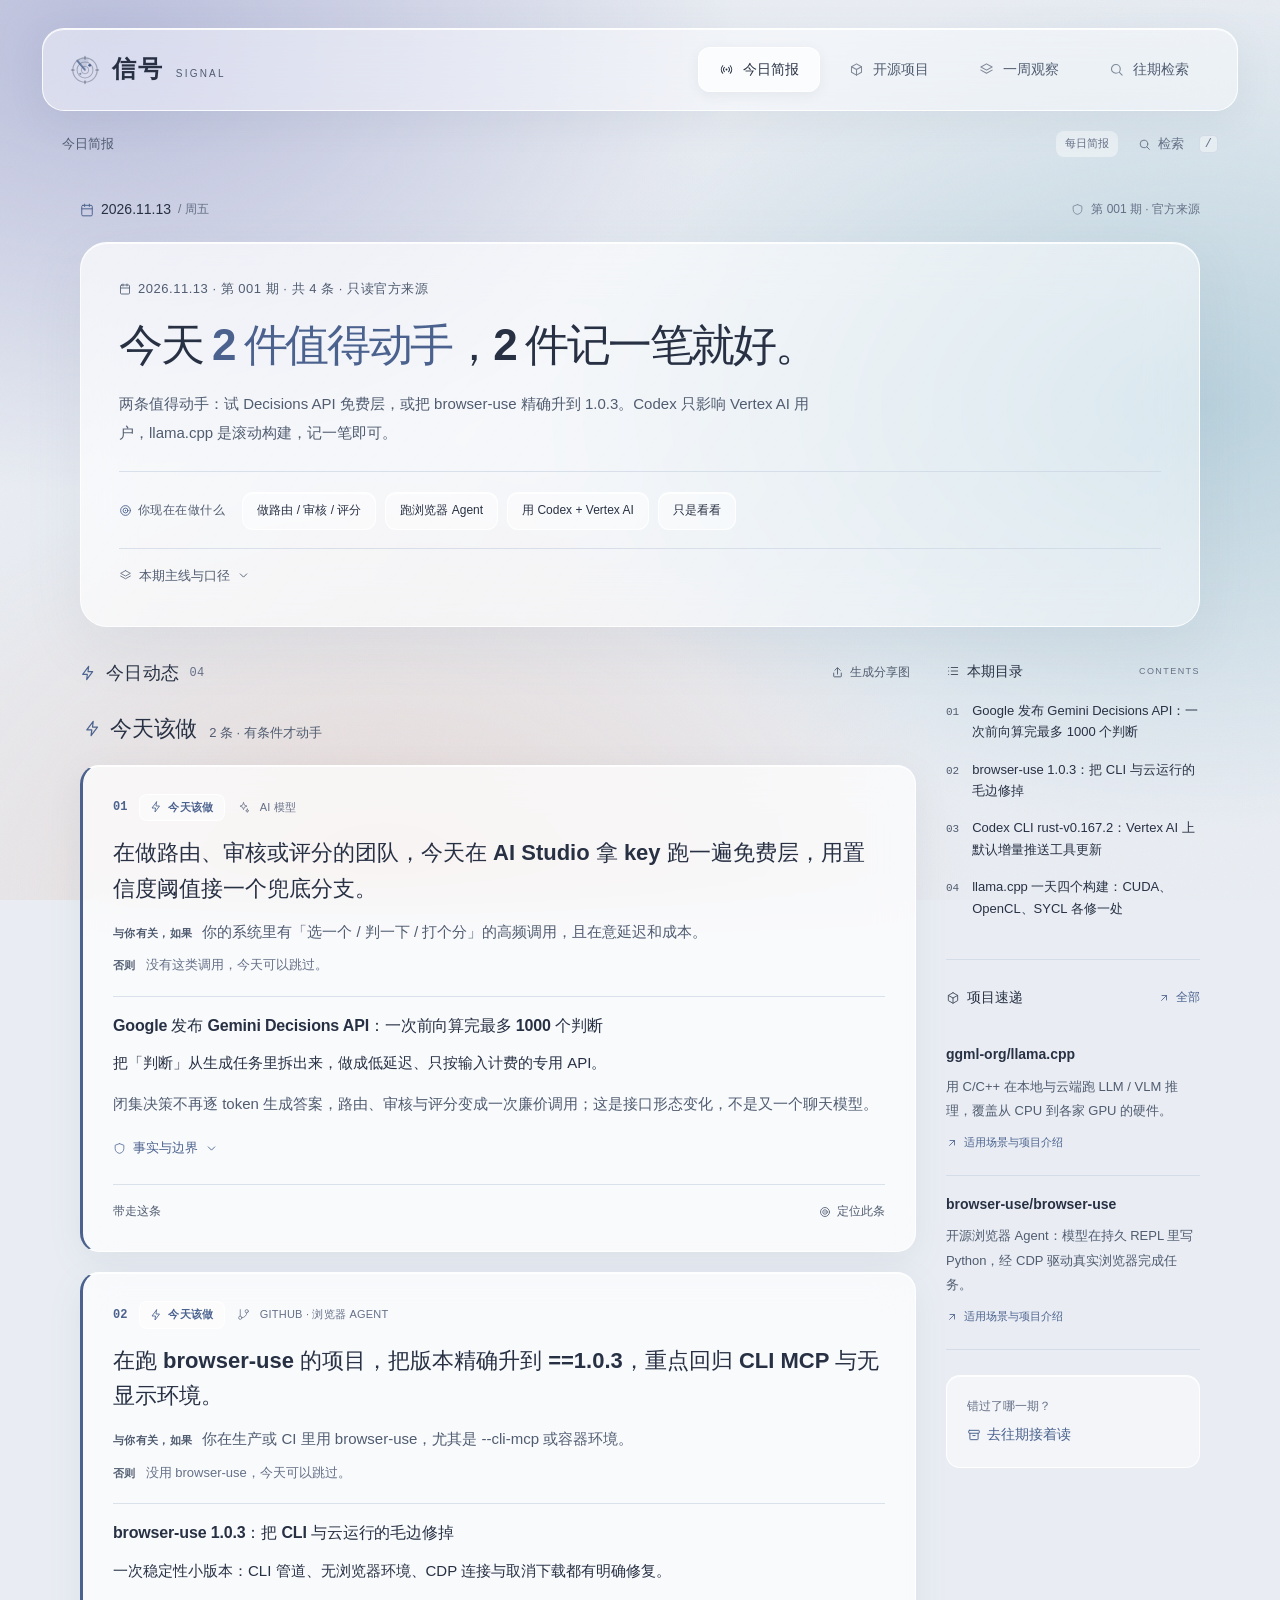
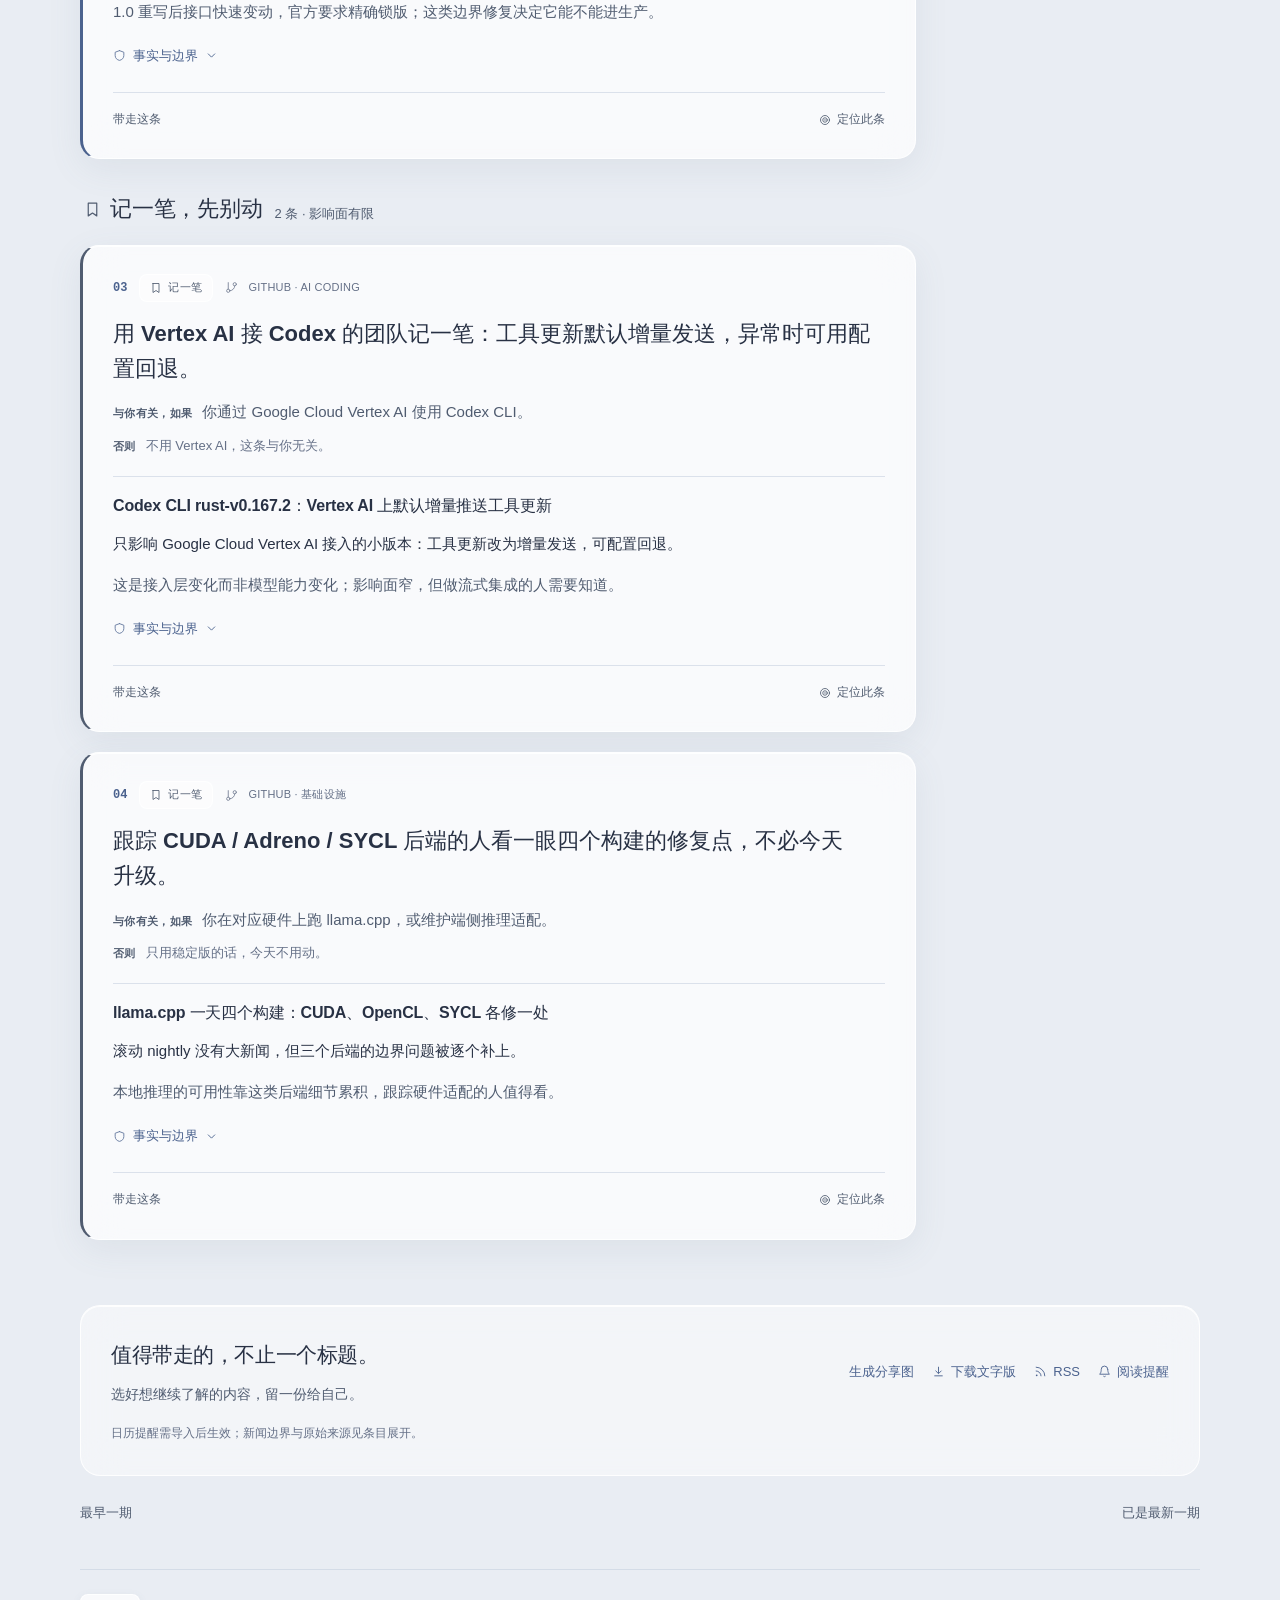
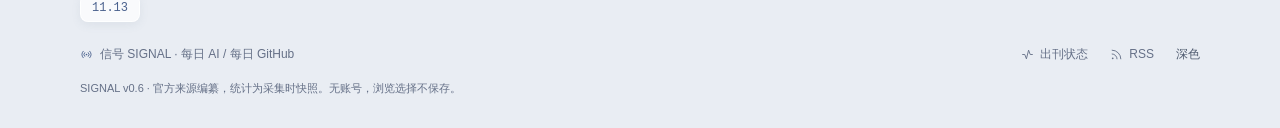
<file: prototype/d/2026-11-13.html>
<!doctype html>
<html lang="zh-CN"><head><meta charset="utf-8"><meta name="viewport" content="width=device-width, initial-scale=1"><meta name="color-scheme" content="light dark"><meta name="description" content="每日 AI 与 GitHub 动态，附官方来源、事实与边界。"><title>2026-11-13 · 信号 SIGNAL</title><link rel="icon" href="../assets/favicon.svg" type="image/svg+xml"><link rel="stylesheet" href="../tokens.css?v=c86bce5145"><link rel="stylesheet" href="../style.css?v=c86bce5145"><script src="../app.js?v=c86bce5145" defer></script></head>
<body data-view="today" data-date="2026-11-13" data-prefix="../"><a class="skip" href="#main">跳到正文</a><div class="shell"><header class="top"><a class="brand" href="../index.html"><span class="brand-symbol" aria-hidden="true"><svg viewBox="0 0 32 32" fill="none"><circle class="radar-ring" cx="16" cy="16" r="13" stroke-width="1.3"/><circle class="radar-ring" cx="16" cy="16" r="8.5" stroke-width="1.1"/><circle class="radar-ring" cx="16" cy="16" r="4" stroke-width="1"/><path class="radar-tick" d="M16 1.5v3M16 27.5v3M1.5 16h3M27.5 16h3" stroke-width="1.2" stroke-linecap="round"/><g class="radar-sweep"><path d="M16 16 L16 3 A13 13 0 0 1 27.3 9.5 Z"/><line x1="16" y1="16" x2="16" y2="3"/></g><circle class="radar-blip" cx="21" cy="11" r="1.5"/><circle class="radar-blip" cx="11" cy="20" r="1.2" opacity=".6"/></svg></span><span class="brand-name">信号<small>SIGNAL</small></span></a><p class="brand-note">把变化读明白。</p><nav class="nav" aria-label="主导航"><a href="../index.html" aria-current="page"><span class="nav-number">01</span>今日简报<span class="nav-arrow" aria-hidden="true">↗</span></a><a href="../projects.html" ><span class="nav-number">02</span>开源项目<span class="nav-arrow" aria-hidden="true">↗</span></a><a href="../week.html" ><span class="nav-number">03</span>一周观察<span class="nav-arrow" aria-hidden="true">↗</span></a><a href="../archive.html" ><span class="nav-number">04</span>往期检索<span class="nav-arrow" aria-hidden="true">↗</span></a></nav><div class="rail-bottom"><span>每日 AI / GitHub</span><a href="../status.html">出刊状态 <span aria-hidden="true">↗</span></a><p>独立阅读 · 无账号</p><span class="rail-edition">VOL. 001 / 2026</span></div></header><div class="workspace"><div class="workspace-top"><span>今日简报</span><div><span class="demo-label">每日简报</span><a href="../archive.html?search=1" aria-label="搜索往期">检索 <kbd>/</kbd></a></div></div>
<main id="main" class="reading"><div class="edition"><time datetime="2026-11-13">2026.11.13 <span> / 周五</span></time><span>第 001 期 · 官方来源</span></div>
    <section class="hero decision-band glass" aria-labelledby="decision-headline">
    <p class="eyebrow">2026.11.13 · 第 001 期 · 共 4 条 · 只读官方来源</p>
    <h1 id="decision-headline">今天 <mark>2 件值得动手</mark>，2 件记一笔就好。</h1><p class="intro">两条值得动手：试 Decisions API 免费层，或把 browser-use 精确升到 1.0.3。Codex 只影响 Vertex AI 用户，llama.cpp 是滚动构建，记一笔即可。</p>
    <div class="lens"><span>你现在在做什么</span><a href="#item-0">做路由 / 审核 / 评分</a><a href="#item-1">跑浏览器 Agent</a><a href="#item-2">用 Codex + Vertex AI</a><a href="#group-note">只是看看</a></div>
    <details class="band-notes"><summary>本期主线与口径</summary><div><p>本期主线：判断变成 API，修复变成日常。 · 过去 24 小时：Google 把批量判断做成专用 API，browser-use、Codex CLI 与 llama.cpp 各自发布修复。只收窗口内官方来源，共 4 条。</p><p>「今天该做 / 记一笔」是本站的阅读建议，不是厂商结论；动作句含编辑判断，事实与来源仍以展开区为准。</p></div></details></section>
    <div class="daily-grid"><section class="daily-reading" id="daily-content"><div class="toolbar"><h2 class="label">今日动态 <span>04</span></h2><div class="tools js-only"><button data-action="share">生成分享图<span data-selection-count></span></button></div></div><div class="items"><section class="decision-group" id="group-do" aria-labelledby="gh-do"><div class="group-head"><h2 id="gh-do">今天该做</h2><span>2 条 · 有条件才动手</span></div><article class="item decision-item" id="item-0" data-item="0" data-kind="ai"><div class="decision-head"><span class="number">01</span><span class="level-tag">今天该做</span><span class="item-meta"><i class="ic ic-sparkles" aria-hidden="true"></i>AI 模型</span></div>
    <p class="action">在做路由、审核或评分的团队，今天在 AI Studio 拿 key 跑一遍免费层，用置信度阈值接一个兜底分支。</p><p class="rel"><span class="k">与你有关，如果</span>你的系统里有「选一个 / 判一下 / 打个分」的高频调用，且在意延迟和成本。</p><p class="skip-line"><span class="k">否则</span>没有这类调用，今天可以跳过。</p><h2><a href="#item-0">Google 发布 Gemini Decisions API：一次前向算完最多 1000 个判断</a></h2><p class="verdict">把「判断」从生成任务里拆出来，做成低延迟、只按输入计费的专用 API。</p><p class="why">闭集决策不再逐 token 生成答案，路由、审核与评分变成一次廉价调用；这是接口形态变化，不是又一个聊天模型。</p><details class="evidence"><summary>事实与边界</summary><div class="evidence-body"><h3>事件</h3><p>2026-11-11 Google 官方博客发布 Decisions API 与 gemini-decision-1，当日起可在 AI Studio 取 key 使用，含免费层。</p><h3>关键事实</h3><ul><li>新端点由 gemini-decision-1 驱动，经 AI Studio 的 Gemini API 提供；输入支持文本、图像、音频、视频与 PDF，上限 256K token。</li><li>单请求最多 1000 个独立问题，混合 yes/no（noul）、2–255 选项（choice）与有序量表（score）三种题型，每个答案附 0–1 置信度。</li><li>官方口径：单次前向打分，端到端 150–250ms；$0.10/百万输入 token，输出不计费，共享输入每请求计一次。</li><li>Google 自述内部用于 Notebook 路由、Stitch 画布、CC 表情与 Search 的 MCP 安全层；OpenRouter、LangChain、Vercel 等接入陆续上线。</li></ul><h3>适用场景</h3><ul><li>Agent 的工具选择与模型路由：用置信度把模糊请求转给兜底或人工。</li><li>内容审核与政策检查：一份输入批量跑多条规则。</li><li>多模态质检：照片加文字一起评分，如官方示例的柜台清洁度检查。</li></ul><h3>边界与存疑</h3><p>延迟、校准与「便宜近 5 倍」均为厂商自测，本站未复跑；Google Cloud 支持标注 coming soon；内部用例效果为 Google 自述。</p><h3>来源原文</h3><div class="source-links"><a class="" href="https://blog.google/innovation-and-ai/technology/developers-tools/gemini-decisions-api/" target="_blank" rel="noopener noreferrer">Google · Gemini Decisions API: Fast, calibrated multimodal decisions</a></div><p class="fine">原始发布时间：Google：2026-11-11T18:00:00Z。仅标日期的来源未补造时刻。</p></div></details><div class="item-actions"><button class="take js-only inline" data-action="take" data-index="0" aria-pressed="false">带走这条</button><a href="#item-0" aria-label="第 1 条固定位置">定位此条</a></div></article><article class="item decision-item" id="item-1" data-item="1" data-kind="github"><div class="decision-head"><span class="number">02</span><span class="level-tag">今天该做</span><span class="item-meta"><i class="ic ic-branch" aria-hidden="true"></i>GITHUB · 浏览器 AGENT</span></div>
    <p class="action">在跑 browser-use 的项目，把版本精确升到 ==1.0.3，重点回归 CLI MCP 与无显示环境。</p><p class="rel"><span class="k">与你有关，如果</span>你在生产或 CI 里用 browser-use，尤其是 --cli-mcp 或容器环境。</p><p class="skip-line"><span class="k">否则</span>没用 browser-use，今天可以跳过。</p><h2><a href="#item-1">browser-use 1.0.3：把 CLI 与云运行的毛边修掉</a></h2><p class="verdict">一次稳定性小版本：CLI 管道、无浏览器环境、CDP 连接与取消下载都有明确修复。</p><p class="why">1.0 重写后接口快速变动，官方要求精确锁版；这类边界修复决定它能不能进生产。</p><details class="evidence"><summary>事实与边界</summary><div class="evidence-body"><h3>事件</h3><p>2026-11-12 browser-use 发布 1.0.3 稳定版，同日早些时候发布 1.0.3rc1。</p><h3>关键事实</h3><ul><li>--cli-mcp 在客户端提前关闭管道时干净退出，不再以 ExceptionGroup 报 exit 1。</li><li>无可远程调试浏览器或无显示环境时，CLI 自启 Chromium 并跨调用保留；browser-use --reload 关闭。</li><li>BU_CDP_URL 无监听时 3 秒报错并给出出路（原等 30 秒）；容器等另一 pid 命名空间的 Chrome 可经 DevToolsActivePort 接入。</li><li>取消的云运行 10 秒内完成下载拷贝（原每轮最长占浏览器 300 秒）；ActionResult 丢弃并警告所有被忽略的 0.x 字段。</li></ul><h3>适用场景</h3><ul><li>在 CI 或无显示环境里跑浏览器 Agent 的团队。</li><li>把 browser-use 作为 MCP 服务接进编码 Agent 的用户。</li><li>从 0.x 迁移、需要清理旧字段告警的项目。</li></ul><h3>边界与存疑</h3><p>修复清单来自官方发布说明（PR #6383），未实测；官方要求 == 精确锁版；默认走 Browser Use 网关需 API key，本地浏览器另配。</p><h3>来源原文</h3><div class="source-links"><a class="" href="https://github.com/browser-use/browser-use/releases/tag/1.0.3" target="_blank" rel="noopener noreferrer">browser-use/browser-use · browser-use 1.0.3</a></div><p class="fine">原始发布时间：browser-use/browser-use：2026-11-12T16:52:54Z。仅标日期的来源未补造时刻。</p></div></details><div class="item-actions"><button class="take js-only inline" data-action="take" data-index="1" aria-pressed="false">带走这条</button><a href="#item-1" aria-label="第 2 条固定位置">定位此条</a></div></article></section><section class="decision-group" id="group-note" aria-labelledby="gh-note"><div class="group-head"><h2 id="gh-note">记一笔，先别动</h2><span>2 条 · 影响面有限</span></div><article class="item decision-item" id="item-2" data-item="2" data-kind="github"><div class="decision-head"><span class="number">03</span><span class="level-tag subtle">记一笔</span><span class="item-meta"><i class="ic ic-branch" aria-hidden="true"></i>GITHUB · AI CODING</span></div>
    <p class="action">用 Vertex AI 接 Codex 的团队记一笔：工具更新默认增量发送，异常时可用配置回退。</p><p class="rel"><span class="k">与你有关，如果</span>你通过 Google Cloud Vertex AI 使用 Codex CLI。</p><p class="skip-line"><span class="k">否则</span>不用 Vertex AI，这条与你无关。</p><h2><a href="#item-2">Codex CLI rust-v0.167.2：Vertex AI 上默认增量推送工具更新</a></h2><p class="verdict">只影响 Google Cloud Vertex AI 接入的小版本：工具更新改为增量发送，可配置回退。</p><p class="why">这是接入层变化而非模型能力变化；影响面窄，但做流式集成的人需要知道。</p><details class="evidence"><summary>事实与边界</summary><div class="evidence-body"><h3>事件</h3><p>2026-11-11 openai/codex 发布 rust-v0.167.2。</p><h3>关键事实</h3><ul><li>Codex 在 Google Cloud Vertex AI 上默认增量发送工具更新。</li><li>如需旧行为，在 config.toml 的 [features] 下设 incremental_tools_legacy_gcp = false。</li><li>变更对应 PR #60617 与 #60848。</li></ul><h3>适用场景</h3><ul><li>通过 Vertex AI 使用 Codex CLI 的团队。</li><li>依赖工具输出流做 UI 或日志集成的开发者。</li></ul><h3>边界与存疑</h3><p>发布说明仅列这一条新特性，未实测；非 Vertex AI 用户不受影响。</p><h3>来源原文</h3><div class="source-links"><a class="" href="https://github.com/openai/codex/releases/tag/rust-v0.167.2" target="_blank" rel="noopener noreferrer">openai/codex · Codex rust-v0.167.2</a></div><p class="fine">原始发布时间：openai/codex：2026-11-11T22:44:46Z。仅标日期的来源未补造时刻。</p></div></details><div class="item-actions"><button class="take js-only inline" data-action="take" data-index="2" aria-pressed="false">带走这条</button><a href="#item-2" aria-label="第 3 条固定位置">定位此条</a></div></article><article class="item decision-item" id="item-3" data-item="3" data-kind="github"><div class="decision-head"><span class="number">04</span><span class="level-tag subtle">记一笔</span><span class="item-meta"><i class="ic ic-branch" aria-hidden="true"></i>GITHUB · 基础设施</span></div>
    <p class="action">跟踪 CUDA / Adreno / SYCL 后端的人看一眼四个构建的修复点，不必今天升级。</p><p class="rel"><span class="k">与你有关，如果</span>你在对应硬件上跑 llama.cpp，或维护端侧推理适配。</p><p class="skip-line"><span class="k">否则</span>只用稳定版的话，今天不用动。</p><h2><a href="#item-3">llama.cpp 一天四个构建：CUDA、OpenCL、SYCL 各修一处</a></h2><p class="verdict">滚动 nightly 没有大新闻，但三个后端的边界问题被逐个补上。</p><p class="why">本地推理的可用性靠这类后端细节累积，跟踪硬件适配的人值得看。</p><details class="evidence"><summary>事实与边界</summary><div class="evidence-body"><h3>事件</h3><p>2026-11-12 llama.cpp 连续发布 b12316–b12319 四个 nightly 构建。</p><h3>关键事实</h3><ul><li>b12316：CUDA MMQ stream-k fixup 跳过空 MoE tile，避免越界读取（官方称结果不受影响），并补测试。</li><li>b12317：OpenCL 新增高通 Adreno A7 的 Q4_0 非 MoE bin 内核（PR #30947）。</li><li>b12318：CUDA 增加调试缓冲池，配合 compute-sanitizer 使用。</li><li>b12319：SYCL set_main_device 改用线程本地缓存设备 ID，省去每次图计算开头的锁查找。</li></ul><h3>适用场景</h3><ul><li>在 NVIDIA GPU 上跑 MoE 模型的用户。</li><li>在骁龙 / Adreno 设备上做端侧推理的开发者。</li><li>跟踪 Intel GPU（SYCL）后端的贡献者。</li></ul><h3>边界与存疑</h3><p>滚动构建非稳定版；描述取自官方发布说明，本站未复测；单条构建不构成升级理由。</p><h3>来源原文</h3><div class="source-links"><a class="" href="https://github.com/ggml-org/llama.cpp/releases/tag/b12316" target="_blank" rel="noopener noreferrer">ggml-org/llama.cpp · llama.cpp b12316</a> <a class="" href="https://github.com/ggml-org/llama.cpp/releases/tag/b12317" target="_blank" rel="noopener noreferrer">ggml-org/llama.cpp · llama.cpp b12317</a> <a class="" href="https://github.com/ggml-org/llama.cpp/releases/tag/b12318" target="_blank" rel="noopener noreferrer">ggml-org/llama.cpp · llama.cpp b12318</a> <a class="" href="https://github.com/ggml-org/llama.cpp/releases/tag/b12319" target="_blank" rel="noopener noreferrer">ggml-org/llama.cpp · llama.cpp b12319</a></div><p class="fine">原始发布时间：ggml-org/llama.cpp：2026-11-12T06:25:50Z；ggml-org/llama.cpp：2026-11-12T06:58:35Z；ggml-org/llama.cpp：2026-11-12T11:36:10Z；ggml-org/llama.cpp：2026-11-12T16:34:48Z。仅标日期的来源未补造时刻。</p></div></details><div class="item-actions"><button class="take js-only inline" data-action="take" data-index="3" aria-pressed="false">带走这条</button><a href="#item-3" aria-label="第 4 条固定位置">定位此条</a></div></article></section></div></section>
    <aside class="issue-aside"><section class="toc"><div class="aside-heading"><h2>本期目录</h2><span>CONTENTS</span></div><a href="#item-0"><span>01</span><strong>Google 发布 Gemini Decisions API：一次前向算完最多 1000 个判断</strong></a><a href="#item-1"><span>02</span><strong>browser-use 1.0.3：把 CLI 与云运行的毛边修掉</strong></a><a href="#item-2"><span>03</span><strong>Codex CLI rust-v0.167.2：Vertex AI 上默认增量推送工具更新</strong></a><a href="#item-3"><span>04</span><strong>llama.cpp 一天四个构建：CUDA、OpenCL、SYCL 各修一处</strong></a></section><section class="aside-projects"><div class="aside-heading"><h2>项目速递</h2><a href="../projects.html">全部</a></div><article class="project teaser"><h3><a href="../projects.html#ggml-org-llama-cpp">ggml-org/llama.cpp</a></h3><p>用 C/C++ 在本地与云端跑 LLM / VLM 推理，覆盖从 CPU 到各家 GPU 的硬件。</p><a class="project-ref" href="../projects.html#ggml-org-llama-cpp">适用场景与项目介绍</a></article><article class="project teaser"><h3><a href="../projects.html#browser-use-browser-use">browser-use/browser-use</a></h3><p>开源浏览器 Agent：模型在持久 REPL 里写 Python，经 CDP 驱动真实浏览器完成任务。</p><a class="project-ref" href="../projects.html#browser-use-browser-use">适用场景与项目介绍</a></article></section><a class="previous-edition" href="../archive.html"><span>错过了哪一期？</span><strong>去往期接着读</strong></a></aside></div>
    <section class="closing"><div><h2>值得带走的，不止一个标题。</h2><p>选好想继续了解的内容，留一份给自己。</p></div><div class="links"><button class="js-only inline" data-action="share">生成分享图</button><a href="../downloads/2026-11-13.md" download>下载文字版</a><a href="../feed.xml">RSS</a><a href="../daily.ics" download>阅读提醒</a></div><p class="fine">日历提醒需导入后生效；新闻边界与原始来源见条目展开。</p></section><div class="pager"><span>最早一期</span><span>已是最新一期</span></div></main><footer class="foot reading"><div class="period-list" aria-label="刊期"><a href="../d/2026-11-13.html" aria-current=date>11.13</a></div>
    <div class="foot-top"><span>信号 SIGNAL · 每日 AI / 每日 GitHub</span><div class="foot-links"><a href="../status.html">出刊状态</a><a href="../feed.xml">RSS</a><button class="js-only inline" data-action="theme" aria-label="切换深浅主题">切换主题</button></div></div>
    <p class="disclaimer">SIGNAL v0.6 · 官方来源编纂，统计为采集时快照。无账号，浏览选择不保存。</p></footer></div></div><dialog id="share-dialog" aria-labelledby="share-title"><div class="dialog-head"><h2 id="share-title">带走这一期</h2><button data-action="close-share" aria-label="关闭分享预览">关闭</button></div>
    <div class="dialog-body"><p class="dialog-help">选择要带走的内容，生成图片或复制文字。仅本次浏览有效。</p><div class="share-layout"><fieldset class="share-options" id="share-options"><legend>选择内容</legend></fieldset><figure class="share-preview"><canvas id="share-canvas" aria-label="所选内容分享图片"></canvas><figcaption>本期内容 · 本地生成</figcaption></figure></div>
    <p class="dialog-feedback" id="share-feedback" role="status"></p><textarea id="copy-fallback" class="copy-fallback" aria-label="可手动复制的分享文字" hidden readonly></textarea>
    <div class="dialog-actions"><button data-action="download">下载 PNG</button><button data-action="copy">复制文字</button></div></div></dialog><div class="toast" id="toast" role="status" hidden></div><script type="application/json" id="prototype-data">{"issue": {"schemaVersion": 1, "date": "2026-11-13", "timezone": "Asia/Shanghai", "no": 1, "status": "ready", "generatedAt": "2026-11-12T17:45:00Z", "window": {"start": "2026-11-12T01:20:00+08:00", "end": "2026-11-13T01:20:00+08:00", "mode": "manual-backfill", "note": "人工触发的首期重建刊，cutoff 固定为北京时间 2026-11-13 01:20，窗口为其前 24 小时。CarPlay 公告（11-11T17:00Z）早于窗口 20 分钟未纳入；OpenAI 11-12 直播晚于窗口且无官方原文可核，未纳入。"}, "headline": "判断变成 API，\u003cmark class=\"m1\">修复变成日常\u003c/mark>。", "short": "决策 API 与三个开源项目的修复日", "lede": "过去 24 小时：Google 把批量判断做成专用 API，browser-use、Codex CLI 与 llama.cpp 各自发布修复。只收窗口内官方来源，共 4 条。", "themes": [], "items": [{"id": "google-decisions-api", "cat": "AI 模型", "title": "Google 发布 Gemini Decisions API：一次前向算完最多 1000 个判断", "verdict": "把「判断」从生成任务里拆出来，做成低延迟、只按输入计费的专用 API。", "why": "闭集决策不再逐 token 生成答案，路由、审核与评分变成一次廉价调用；这是接口形态变化，不是又一个聊天模型。", "facts": ["新端点由 gemini-decision-1 驱动，经 AI Studio 的 Gemini API 提供；输入支持文本、图像、音频、视频与 PDF，上限 256K token。", "单请求最多 1000 个独立问题，混合 yes/no（noul）、2–255 选项（choice）与有序量表（score）三种题型，每个答案附 0–1 置信度。", "官方口径：单次前向打分，端到端 150–250ms；$0.10/百万输入 token，输出不计费，共享输入每请求计一次。", "Google 自述内部用于 Notebook 路由、Stitch 画布、CC 表情与 Search 的 MCP 安全层；OpenRouter、LangChain、Vercel 等接入陆续上线。"], "scenes": ["Agent 的工具选择与模型路由：用置信度把模糊请求转给兜底或人工。", "内容审核与政策检查：一份输入批量跑多条规则。", "多模态质检：照片加文字一起评分，如官方示例的柜台清洁度检查。"], "event": "2026-11-11 Google 官方博客发布 Decisions API 与 gemini-decision-1，当日起可在 AI Studio 取 key 使用，含免费层。", "caveat": "延迟、校准与「便宜近 5 倍」均为厂商自测，本站未复跑；Google Cloud 支持标注 coming soon；内部用例效果为 Google 自述。", "sources": [{"id": "google-decisions-api", "url": "https://blog.google/innovation-and-ai/technology/developers-tools/gemini-decisions-api/", "title": "Gemini Decisions API: Fast, calibrated multimodal decisions", "publisher": "Google", "publishedAt": "2026-11-11T18:00:00Z", "publishedPrecision": "second", "checkedAt": "2026-11-12T17:40:00Z", "verification": "http-fulltext"}], "src": "官方原文"}, {"id": "browser-use-103", "cat": "GITHUB · 浏览器 AGENT", "title": "browser-use 1.0.3：把 CLI 与云运行的毛边修掉", "verdict": "一次稳定性小版本：CLI 管道、无浏览器环境、CDP 连接与取消下载都有明确修复。", "why": "1.0 重写后接口快速变动，官方要求精确锁版；这类边界修复决定它能不能进生产。", "facts": ["--cli-mcp 在客户端提前关闭管道时干净退出，不再以 ExceptionGroup 报 exit 1。", "无可远程调试浏览器或无显示环境时，CLI 自启 Chromium 并跨调用保留；browser-use --reload 关闭。", "BU_CDP_URL 无监听时 3 秒报错并给出出路（原等 30 秒）；容器等另一 pid 命名空间的 Chrome 可经 DevToolsActivePort 接入。", "取消的云运行 10 秒内完成下载拷贝（原每轮最长占浏览器 300 秒）；ActionResult 丢弃并警告所有被忽略的 0.x 字段。"], "scenes": ["在 CI 或无显示环境里跑浏览器 Agent 的团队。", "把 browser-use 作为 MCP 服务接进编码 Agent 的用户。", "从 0.x 迁移、需要清理旧字段告警的项目。"], "event": "2026-11-12 browser-use 发布 1.0.3 稳定版，同日早些时候发布 1.0.3rc1。", "caveat": "修复清单来自官方发布说明（PR #6383），未实测；官方要求 == 精确锁版；默认走 Browser Use 网关需 API key，本地浏览器另配。", "sources": [{"id": "browser-use-103", "url": "https://github.com/browser-use/browser-use/releases/tag/1.0.3", "title": "browser-use 1.0.3", "publisher": "browser-use/browser-use", "publishedAt": "2026-11-12T16:52:54Z", "publishedPrecision": "second", "checkedAt": "2026-11-12T17:40:00Z", "verification": "github-api"}], "src": "官方发布说明"}, {"id": "codex-01672", "cat": "GITHUB · AI CODING", "title": "Codex CLI rust-v0.167.2：Vertex AI 上默认增量推送工具更新", "verdict": "只影响 Google Cloud Vertex AI 接入的小版本：工具更新改为增量发送，可配置回退。", "why": "这是接入层变化而非模型能力变化；影响面窄，但做流式集成的人需要知道。", "facts": ["Codex 在 Google Cloud Vertex AI 上默认增量发送工具更新。", "如需旧行为，在 config.toml 的 [features] 下设 incremental_tools_legacy_gcp = false。", "变更对应 PR #60617 与 #60848。"], "scenes": ["通过 Vertex AI 使用 Codex CLI 的团队。", "依赖工具输出流做 UI 或日志集成的开发者。"], "event": "2026-11-11 openai/codex 发布 rust-v0.167.2。", "caveat": "发布说明仅列这一条新特性，未实测；非 Vertex AI 用户不受影响。", "sources": [{"id": "codex-01672", "url": "https://github.com/openai/codex/releases/tag/rust-v0.167.2", "title": "Codex rust-v0.167.2", "publisher": "openai/codex", "publishedAt": "2026-11-11T22:44:46Z", "publishedPrecision": "second", "checkedAt": "2026-11-12T17:40:00Z", "verification": "github-api"}], "src": "官方发布说明"}, {"id": "llama-cpp-builds-1112", "cat": "GITHUB · 基础设施", "title": "llama.cpp 一天四个构建：CUDA、OpenCL、SYCL 各修一处", "verdict": "滚动 nightly 没有大新闻，但三个后端的边界问题被逐个补上。", "why": "本地推理的可用性靠这类后端细节累积，跟踪硬件适配的人值得看。", "facts": ["b12316：CUDA MMQ stream-k fixup 跳过空 MoE tile，避免越界读取（官方称结果不受影响），并补测试。", "b12317：OpenCL 新增高通 Adreno A7 的 Q4_0 非 MoE bin 内核（PR #30947）。", "b12318：CUDA 增加调试缓冲池，配合 compute-sanitizer 使用。", "b12319：SYCL set_main_device 改用线程本地缓存设备 ID，省去每次图计算开头的锁查找。"], "scenes": ["在 NVIDIA GPU 上跑 MoE 模型的用户。", "在骁龙 / Adreno 设备上做端侧推理的开发者。", "跟踪 Intel GPU（SYCL）后端的贡献者。"], "event": "2026-11-12 llama.cpp 连续发布 b12316–b12319 四个 nightly 构建。", "caveat": "滚动构建非稳定版；描述取自官方发布说明，本站未复测；单条构建不构成升级理由。", "sources": [{"id": "llama-b12316", "url": "https://github.com/ggml-org/llama.cpp/releases/tag/b12316", "title": "llama.cpp b12316", "publisher": "ggml-org/llama.cpp", "publishedAt": "2026-11-12T06:25:50Z", "publishedPrecision": "second", "checkedAt": "2026-11-12T17:40:00Z", "verification": "github-api"}, {"id": "llama-b12317", "url": "https://github.com/ggml-org/llama.cpp/releases/tag/b12317", "title": "llama.cpp b12317", "publisher": "ggml-org/llama.cpp", "publishedAt": "2026-11-12T06:58:35Z", "publishedPrecision": "second", "checkedAt": "2026-11-12T17:40:00Z", "verification": "github-api"}, {"id": "llama-b12318", "url": "https://github.com/ggml-org/llama.cpp/releases/tag/b12318", "title": "llama.cpp b12318", "publisher": "ggml-org/llama.cpp", "publishedAt": "2026-11-12T11:36:10Z", "publishedPrecision": "second", "checkedAt": "2026-11-12T17:40:00Z", "verification": "github-api"}, {"id": "llama-b12319", "url": "https://github.com/ggml-org/llama.cpp/releases/tag/b12319", "title": "llama.cpp b12319", "publisher": "ggml-org/llama.cpp", "publishedAt": "2026-11-12T16:34:48Z", "publishedPrecision": "second", "checkedAt": "2026-11-12T17:40:00Z", "verification": "github-api"}], "src": "官方发布说明"}], "brief": [{"itemId": "google-decisions-api", "text": "Google 把批量判断做成专用 API：一次前向最多 1000 个问题，只按输入计费。"}, {"itemId": "browser-use-103", "text": "browser-use 1.0.3 修复 CLI 管道、无显示环境、CDP 连接与取消下载四类边界问题。"}, {"itemId": "codex-01672", "text": "Codex CLI 在 Vertex AI 上默认增量发送工具更新，可用配置回退。"}, {"itemId": "llama-cpp-builds-1112", "text": "llama.cpp 一天四个 nightly：CUDA 空 tile、Adreno 内核、SYCL 设备缓存各修一处。"}], "amendments": []}, "dates": ["2026-11-13"], "colors": {"light": {"background": "#e9edf3", "text": "#283144", "secondary": "#505c70", "muted": "#657087", "accent": "#4b628e", "highlight": "#dfe7f39c", "alternate": "#eef2f8", "line": "#c6d0df99", "backdrop": "#26324e66", "surface": "#f8faff", "rail": "#ffffff66", "railText": "#283144", "railMuted": "#62708a", "railActive": "#ffffffa8"}, "dark": {"background": "#151c2c", "text": "#e6ebf5", "secondary": "#c0cadb", "muted": "#a5b2c8", "accent": "#b7c9ed", "highlight": "#34435eaa", "alternate": "#283449", "line": "#7a8da047", "backdrop": "#080d1b88", "surface": "#253149", "rail": "#26314888", "railText": "#e6ebf5", "railMuted": "#aab7cc", "railActive": "#8196bc33"}}, "decisionOrder": [0, 1, 2, 3]}</script></body></html>
</file>
<file: prototype/tokens.css>
:root{--bg:#e9edf3;--ink:#283144;--secondary:#505c70;--muted:#657087;--accent:#4b628e;--hl:#dfe7f39c;--hl2:#eef2f8;--line:#c6d0df99;--backdrop:#26324e66;--surface:#f8faff;--rail:#ffffff66;--rail-text:#283144;--rail-muted:#62708a;--rail-active:#ffffffa8;}
[data-theme=dark]{--bg:#151c2c;--ink:#e6ebf5;--secondary:#c0cadb;--muted:#a5b2c8;--accent:#b7c9ed;--hl:#34435eaa;--hl2:#283449;--line:#7a8da047;--backdrop:#080d1b88;--surface:#253149;--rail:#26314888;--rail-text:#e6ebf5;--rail-muted:#aab7cc;--rail-active:#8196bc33;}
:root{--glass:#ffffff70;--glass-strong:#ffffffb3;--glass-edge:#ffffffd9;--glass-shade:#7185a71a;--ambient-one:#b9bddb;--ambient-two:#bad3de;--ambient-three:#e6d9d6;--ambient-clear:#e9edf300;--button-text:#ffffff;--shadow:#62708d18;}
[data-theme=dark]{--glass:#27314980;--glass-strong:#29364edb;--glass-edge:#b4c3df33;--glass-shade:#050b1c33;--ambient-one:#454b70;--ambient-two:#254b59;--ambient-three:#54475c;--ambient-clear:#151c2c00;--button-text:#1c2942;--shadow:#050b1c40;}
:root{--hero:44px;--title:22px;--body:16px;--meta:13px;--leading:1.8;--reading:1120px;--shell:1400px;--section-gap:40px;--item-gap:24px;}
:root{--art-bg:#e5ebf3;}
</file>
<file: prototype/style.css>
*{box-sizing:border-box}html{color-scheme:light;scroll-padding-top:32px}html[data-theme=dark]{color-scheme:dark}body{margin:0;background:var(--bg);color:var(--ink);font-family:-apple-system,BlinkMacSystemFont,"PingFang SC","Microsoft YaHei",sans-serif;font-size:var(--body);line-height:var(--leading);-webkit-font-smoothing:antialiased;overflow-wrap:break-word}a{color:inherit;text-decoration:none}button,input,select,textarea{font:inherit;color:inherit}button{background:none;border:0;cursor:pointer;padding:0}a:hover,button:hover{color:var(--accent)}button:disabled{opacity:.45;cursor:default}a,button{-webkit-tap-highlight-color:transparent}:focus-visible{outline:2px solid var(--accent);outline-offset:4px}[hidden]{display:none!important}::selection{background:var(--hl)}mark{color:inherit;background:var(--hl);padding:0 .1em}mark.m2,mark.m4{background:var(--hl2)}.skip{position:fixed;top:-80px;left:24px;background:var(--surface);padding:12px;z-index:15}.skip:focus{top:8px}
/* Site frame */
.shell{display:grid;grid-template-columns:188px minmax(0,1fr);min-height:100dvh}.top{position:sticky;top:0;height:100dvh;background:var(--rail);color:var(--rail-text);padding:36px 20px;display:flex;flex-direction:column}.brand{display:flex;gap:12px;align-items:center;color:var(--rail-text)}.brand:hover{color:var(--rail-text)}.brand-symbol{display:flex;gap:4px;align-items:flex-end;height:34px}.brand-symbol i{display:block;width:5px;background:var(--rail-text);height:16px}.brand-symbol i:nth-child(2){height:32px}.brand-symbol i:nth-child(3){height:24px}.brand-name{font-size:27px;font-weight:750;line-height:1.1;letter-spacing:.08em}.brand-name small{display:block;font-size:10px;letter-spacing:.21em;font-weight:500;margin-top:7px}.brand-note{font-size:12px;color:var(--rail-muted);margin:26px 0 35px;letter-spacing:.04em}.nav{display:flex;flex-direction:column;gap:10px}.nav a{display:flex;gap:12px;align-items:center;padding:11px 10px;font-size:14px;white-space:nowrap;border-radius:4px;color:var(--rail-muted)}.nav a:hover{background:var(--rail-active);color:var(--rail-text)}.nav a[aria-current=page]{background:var(--rail-active);color:var(--rail-text);font-weight:650}.nav-number{font-size:10px;font-family:ui-monospace,monospace;opacity:.8}.nav-arrow{margin-left:auto;font-weight:400}.rail-bottom{margin-top:auto;display:flex;flex-direction:column;font-size:12px;color:var(--rail-muted);gap:9px}.rail-bottom a{display:flex;justify-content:space-between;color:var(--rail-text)}.rail-bottom p{margin:22px 0 0}.rail-edition{font-size:10px;letter-spacing:.08em}.workspace{min-width:0;padding:0 38px;max-width:1440px;width:100%;margin:auto}.workspace-top{height:85px;display:flex;align-items:center;justify-content:space-between;font-size:14px;font-weight:650;border-bottom:1px solid var(--line)}.workspace-top>div{display:flex;gap:26px;align-items:center;font-weight:400;font-size:var(--meta);color:var(--muted)}.demo-label{padding:2px 8px;border:1px solid var(--line);border-radius:3px;font-size:12px}kbd{font:12px ui-monospace,monospace;padding:1px 5px;border:1px solid var(--line);margin-left:8px;border-radius:3px}.reading{max-width:var(--reading);margin:auto}.edition{display:flex;justify-content:space-between;align-items:center;gap:20px;color:var(--muted);font-size:var(--meta);padding:27px 0 20px}.edition time{color:var(--ink);font-weight:600;font-size:15px;font-variant-numeric:tabular-nums}.edition time span{font-weight:400;font-size:var(--meta);color:var(--muted)}
/* Lead story */
.hero{padding:22px 0 32px}h1{font-size:var(--hero);line-height:1.32;font-weight:750;letter-spacing:-.045em;margin:0 0 17px;text-wrap:balance}h1 mark{background:none;color:var(--accent);padding:0}.intro{margin:0;color:var(--secondary);font-size:var(--body);max-width:640px;line-height:1.8}.feature{display:grid;grid-template-columns:minmax(0,1.25fr) minmax(0,1fr);background:var(--surface);padding:0;overflow:hidden;border-radius:7px;margin-bottom:30px;min-height:310px}.feature-copy{padding:28px 30px 28px;display:flex;flex-direction:column;justify-content:center}.feature-label{font-size:12px;font-weight:600;color:var(--accent);margin-bottom:16px;display:flex;align-items:center;gap:8px}.feature-label:before{content:"";width:15px;height:2px;background:var(--accent)}.feature h1 mark{white-space:nowrap}.feature h1{font-size:38px;max-width:470px;line-height:1.3;text-wrap:pretty}.feature .intro{font-size:14px;line-height:1.9}.hero-meta{display:flex;align-items:center;gap:18px;margin-top:26px;font-size:12px;color:var(--muted);flex-wrap:wrap}.primary-link{display:inline-flex;align-items:center;gap:25px;background:var(--accent);color:var(--surface);padding:8px 16px;font-size:13px;font-weight:600;border-radius:3px}.primary-link:hover{color:var(--surface);filter:brightness(.9)}.feature-art{margin:0;position:relative;min-width:0;display:flex;align-items:center;justify-content:center;background:var(--art-bg);overflow:hidden}.feature-art picture{display:block;width:100%;height:100%}.feature-art img{width:100%;height:100%;object-fit:contain;min-height:310px;display:block}.feature-art figcaption{position:absolute;width:1px;height:1px;overflow:hidden;clip-path:inset(50%)}
/* Edition body */
.daily-grid{display:grid;grid-template-columns:minmax(0,1fr) 248px;gap:28px;align-items:start}.daily-reading{min-width:0}.toolbar{display:flex;align-items:center;justify-content:space-between;gap:14px;margin:0 0 18px}.toolbar .label{font-size:18px;margin:0;font-weight:700;display:flex;align-items:baseline;gap:10px}.toolbar .label span{font:12px ui-monospace,monospace;color:var(--muted);font-weight:400}.tools{display:flex;gap:15px}.tools button{font-size:12px;color:var(--accent)}.item{background:var(--surface);padding:24px 26px;border-radius:6px;margin-bottom:16px;scroll-margin-top:24px}.item-meta{display:flex;gap:10px;align-items:center;margin:0 0 13px;font-size:12px;color:var(--muted);letter-spacing:.02em}.number{font-family:ui-monospace,monospace;color:var(--accent);font-weight:600}.item h2{font-size:21px;line-height:1.5;letter-spacing:-.025em;margin:0 0 14px;font-weight:700;text-wrap:pretty}.verdict{margin:0 0 12px;font-size:16px;line-height:1.85}.why{color:var(--secondary);font-size:16px;line-height:1.85;margin:0}.item-actions{display:flex;gap:20px;align-items:center;border-top:1px solid var(--line);padding-top:14px;margin-top:17px;font-size:12px;color:var(--muted)}.take{font-size:12px}.take[aria-pressed=true]{color:var(--accent)}.item-actions>a{margin-left:auto}.issue-aside{padding-top:2px;position:sticky;top:24px}.aside-heading{display:flex;justify-content:space-between;align-items:center;margin-bottom:16px}.aside-heading h2{font-size:14px;margin:0;font-weight:700}.aside-heading>span{font-size:9px;letter-spacing:.1em;color:var(--muted)}.aside-heading>a{font-size:12px;color:var(--accent)}.toc{padding-bottom:24px}.toc>a{display:flex;align-items:baseline;gap:12px;margin-bottom:14px;font-size:13px;line-height:1.65}.toc>a>span{font:11px ui-monospace,monospace;color:var(--muted)}.toc strong{font-weight:450}.aside-projects{border-top:1px solid var(--line);padding-top:23px}.project.teaser{padding:14px 0 16px;margin:0;border-bottom:1px solid var(--line);background:none;border-radius:0}.project.teaser h3{font-size:14px;margin:0 0 7px;font-weight:650;overflow-wrap:anywhere}.project.teaser p{font-size:13px;line-height:1.75;margin:0;color:var(--secondary)}.project-ref{font-size:11px;margin-top:9px;display:inline-block;color:var(--accent)}.previous-edition{display:flex;flex-direction:column;gap:5px;margin-top:25px;padding:18px;background:var(--hl);border-radius:4px;font-size:12px;color:var(--muted)}.previous-edition strong{font-size:14px;font-weight:600;color:var(--accent)}
/* Evidence remains native HTML */
details.evidence{margin-top:17px;color:var(--secondary)}details>summary{list-style:none;font-size:13px;color:var(--accent);cursor:pointer;width:fit-content}details>summary::-webkit-details-marker{display:none}.evidence-body{padding:20px 0 2px}.evidence-body h3{font-size:13px;color:var(--ink);margin:22px 0 7px;font-weight:650}.evidence-body h3:first-child{margin-top:0}.evidence-body p,.evidence-body ul{font-size:16px;margin:0 0 10px}.evidence-body ul{padding-left:20px}.source-links{display:flex;gap:15px;flex-wrap:wrap;font-size:13px}.source-links a,.text-link{color:var(--accent);text-decoration:underline;text-underline-offset:4px}.fine{font-size:var(--meta);line-height:1.8;color:var(--muted)}
/* Projects */
.section{margin-top:var(--section-gap)}.section-head{display:flex;justify-content:space-between;align-items:baseline;gap:20px;margin-bottom:20px}.section-head h2{font-size:22px;margin:0;font-weight:700}.section-head a{font-size:13px;color:var(--accent)}.project-filters{display:flex;align-items:center;justify-content:space-between;gap:20px;padding:14px 0 22px}.filters{display:flex;align-items:center;gap:10px;flex-wrap:wrap}.filters button{padding:6px 16px;font-size:13px;border-radius:4px;color:var(--muted)}.filters button[aria-pressed=true]{background:var(--ink);color:var(--surface)}.filters .fine{margin-left:8px;font-size:12px}.select-wrap{font-size:13px;color:var(--secondary);display:flex;align-items:center;gap:10px}select{font-size:13px;background:var(--surface);border:1px solid var(--line);padding:8px 12px;border-radius:4px;max-width:170px}#project-list{display:grid;grid-template-columns:repeat(2,minmax(0,1fr));gap:20px;align-items:start}.project{background:var(--surface);padding:26px;border-radius:6px;scroll-margin-top:24px}.project-identity{display:flex;gap:14px;align-items:center;margin-bottom:20px}.repo-monogram{display:flex;align-items:center;justify-content:center;flex-shrink:0;width:43px;height:43px;border-radius:6px;background:var(--hl);color:var(--accent);font-size:15px;font-weight:750;letter-spacing:-.06em}.repo-owner{font-size:11px;color:var(--muted)}.project h2{font-size:21px;line-height:1.35;letter-spacing:-.025em;margin:1px 0 0;font-weight:700;overflow-wrap:anywhere}.project .oneline{font-size:16px;margin:0 0 13px;font-weight:550}.project .problem{color:var(--secondary);font-size:16px;margin:0;line-height:1.8}.metadata{display:flex;gap:8px 14px;flex-wrap:wrap;font-size:12px;margin-top:20px;color:var(--muted)}.metadata a{color:var(--accent)}.metadata .growth{font-variant-numeric:tabular-nums}.project>.evidence{padding-top:14px;border-top:1px solid var(--line)}.project>.evidence summary{font-size:12px}.empty{padding:35px;background:var(--surface);border-radius:6px}.empty h2{font-size:22px;margin:0 0 8px}.empty p{color:var(--secondary);margin:0 0 16px}.empty button{color:var(--accent);font-size:14px}
/* Archive and seven-day view */
.archive-search{display:flex;align-items:center;gap:18px;background:var(--surface);border:1px solid var(--line);padding:14px 20px;border-radius:5px;margin:0 0 12px}.archive-search input{background:none;border:0;width:100%;min-width:0;font-size:16px;padding:3px 0}.archive-search button{font-size:13px;color:var(--accent);white-space:nowrap}.archive-search input::placeholder{color:var(--muted)}.archive-results{display:grid;grid-template-columns:repeat(2,minmax(0,1fr));gap:18px;margin-top:22px;align-items:start}.archive-issue{background:var(--surface);padding:25px;border-radius:6px}.issue-date{font:12px ui-monospace,monospace;color:var(--accent);margin:0 0 14px}.archive-issue h2{font-size:21px;line-height:1.5;margin:0 0 13px;letter-spacing:-.025em}.issue-summary{font-size:14px;line-height:1.9;margin:0;color:var(--secondary)}.archive-hit{font-size:14px;border-top:1px solid var(--line);padding-top:13px;margin-top:13px}.archive-hit p{font-size:13px;color:var(--secondary);margin:6px 0 0}.archive-results:not(.searching) .archive-hit{display:none}.archive-results.searching .issue-summary{display:none}.week-grid{display:grid;grid-template-columns:repeat(3,minmax(0,1fr));gap:18px;align-items:start}.week-theme{background:var(--surface);border-radius:6px;padding:24px;border-top:3px solid var(--accent)}.week-theme h2{font-size:21px;margin:0 0 12px}.week-theme p{font-size:14px;color:var(--secondary);margin:0 0 18px}.week-theme ul{list-style:none;padding:0;margin:0}.week-theme li{padding-top:16px;font-size:14px;line-height:1.8}.week-theme time{display:block;font:11px ui-monospace,monospace;color:var(--accent);margin-bottom:5px}.week-theme .fine{margin:24px 0 0;font-size:12px}.week-grid~.section>.teaser{display:inline-block;width:32%;vertical-align:top;padding-right:22px;border:0}.period-list{display:flex;gap:10px;flex-wrap:wrap;font:12px ui-monospace,monospace}.period-list a{padding:6px 10px;border-radius:3px;background:var(--surface)}.period-list a[aria-current=date]{color:var(--accent);background:var(--hl)}
/* Utility pages and footer */
.closing{margin-top:35px;padding:28px 30px;background:var(--hl);border-radius:6px;display:flex;align-items:center;justify-content:space-between;gap:16px;flex-wrap:wrap}.closing h2{font-size:21px;letter-spacing:-.02em;margin:0 0 8px}.closing p{font-size:14px;color:var(--secondary);margin:0}.closing .links{display:flex;gap:18px;flex-wrap:wrap;font-size:13px;color:var(--accent)}.closing>.fine{width:100%;font-size:12px;color:var(--muted)}.pager{display:flex;justify-content:space-between;gap:20px;font-size:13px;margin-top:25px;color:var(--secondary)}.foot{margin:45px auto 0;padding:24px 0 30px;border-top:1px solid var(--line);color:var(--muted);font-size:12px}.foot-top{display:flex;justify-content:space-between;gap:20px;flex-wrap:wrap;margin-top:22px}.foot-links{display:flex;gap:22px;flex-wrap:wrap}.disclaimer{margin:13px 0 0;font-size:11px}.status-grid{display:grid;grid-template-columns:repeat(4,minmax(0,1fr));gap:16px}.status-grid>div{background:var(--surface);padding:22px;border-radius:5px}.status-grid dt{font-size:12px;color:var(--muted)}.status-grid dd{margin:9px 0 0;font-size:16px;font-weight:550}.chart{background:var(--surface);padding:25px;border-radius:6px;margin:0}.chart svg{width:100%;max-height:240px;height:auto;display:block}.chart text{font:13.5px -apple-system,sans-serif;fill:var(--muted)}.chart rect{fill:var(--line)}.chart rect.current{fill:var(--accent)}.chart figcaption{font-size:13px;margin-top:10px;color:var(--muted)}table{border-collapse:collapse;width:100%;font-size:13px;text-align:left}td,th{padding:8px 10px 8px 0;font-weight:400}
/* Sharing */
dialog{background:var(--surface);color:var(--ink);border:1px solid var(--line);border-radius:8px;padding:0;width:min(860px,calc(100% - 40px));max-height:calc(100dvh - 48px);overflow:auto}dialog::backdrop{background:var(--backdrop)}.dialog-head{position:sticky;top:0;z-index:1;display:flex;justify-content:space-between;align-items:center;padding:23px 28px 14px;background:var(--surface);border-bottom:1px solid var(--line)}.dialog-head h2{font-size:22px;margin:0}.dialog-head button{font-size:13px;color:var(--muted)}.dialog-body{padding:20px 28px 10px}.dialog-help{font-size:14px;margin:0;color:var(--secondary)}.share-layout{display:grid;grid-template-columns:1fr 280px;gap:30px;margin-top:24px;align-items:start}.share-options{padding:0;margin:0;border:0;min-width:0}.share-options legend{font-size:13px;color:var(--muted);margin-bottom:12px}.share-options label{display:flex;align-items:flex-start;gap:10px;font-size:14px;line-height:1.8;margin-bottom:15px;cursor:pointer}input[type=checkbox]{accent-color:var(--accent);width:16px;height:16px;flex-shrink:0;margin:5px 0}.share-all{font-size:13px;color:var(--accent);margin-bottom:20px}.share-preview{margin:0;background:var(--hl2);border:1px solid var(--line)}.share-preview canvas{width:100%;height:auto;display:block}.share-preview figcaption{padding:10px;font-size:12px;color:var(--muted)}.dialog-feedback{font-size:13px;color:var(--accent);margin:18px 0 0;min-height:1.8em}.dialog-actions{position:sticky;bottom:0;background:var(--surface);border-top:1px solid var(--line);padding:15px 0;display:flex;gap:12px;margin-top:15px}.dialog-actions button{font-size:13px;padding:8px 18px;border:1px solid var(--line);border-radius:4px}.dialog-actions button:first-child{background:var(--accent);border-color:var(--accent);color:var(--surface)}.copy-fallback{width:100%;min-height:140px;font-size:13px;background:var(--bg);border:1px solid var(--line);padding:12px}.toast{position:fixed;bottom:25px;left:50%;transform:translateX(-50%);padding:10px 18px;background:var(--ink);color:var(--surface);font-size:13px;max-width:calc(100% - 40px);z-index:20}.js-only{display:none}.js .js-only{display:flex}.js .js-only.inline{display:inline-block}
@media(min-width:1550px){.workspace{padding:0 55px}.shell{grid-template-columns:212px minmax(0,1fr)}.top{padding:40px 25px}.feature h1{font-size:44px}.daily-grid{grid-template-columns:minmax(0,1fr) 280px;gap:35px}.item{padding:30px 35px}}
@media(max-width:1150px){.shell{grid-template-columns:166px minmax(0,1fr)}.top{padding:30px 14px}.workspace{padding:0 26px}.daily-grid{grid-template-columns:minmax(0,1fr) 205px;gap:20px}.feature-copy{padding:25px}.feature h1{font-size:32px}.feature{grid-template-columns:1.2fr 1fr}.feature-art img{min-height:300px}.item{padding:22px}.week-grid{grid-template-columns:1fr}.week-theme ul{display:grid;grid-template-columns:repeat(3,minmax(0,1fr));gap:20px}.week-theme .fine{margin-top:16px}.status-grid{grid-template-columns:repeat(2,minmax(0,1fr))}}
@media(max-width:900px){.shell{display:block}.top{position:relative;height:auto;padding:20px 26px;display:flex;flex-direction:row;align-items:center;justify-content:space-between;gap:25px}.brand-name{font-size:23px}.brand-name small{font-size:9px;margin-top:4px}.brand-symbol{height:27px}.brand-symbol i:nth-child(2){height:27px}.brand-note,.rail-bottom{display:none}.nav{flex-direction:row;gap:5px}.nav a{font-size:13px;padding:9px 12px}.nav-number,.nav-arrow{display:none}.workspace-top{height:65px}.daily-grid{grid-template-columns:1fr}.issue-aside{position:static;display:grid;grid-template-columns:1fr 1fr;gap:24px}.previous-edition{display:none}.feature h1{font-size:34px}.workspace{max-width:850px}.feature-art img{min-height:315px}.repo-owner{font-size:12px}}
@media(max-width:640px){.top{padding:18px 20px;flex-wrap:wrap;gap:20px}.brand-symbol{height:22px}.brand-symbol i{width:4px;height:12px}.brand-symbol i:nth-child(2){height:22px}.brand-symbol i:nth-child(3){height:17px}.brand-name{font-size:22px}.brand-name small{display:inline;margin-left:9px;font-size:10px}.brand{gap:10px}.nav{width:100%;justify-content:space-between;gap:5px}.nav a{padding:8px 9px;font-size:13px}.workspace{padding:0 18px}body[data-view=today] .workspace-top{display:none}.workspace-top{height:52px;font-size:13px}.workspace-top>div{gap:12px}.demo-label{font-size:10px}.workspace-top kbd{display:none}.edition{padding:19px 0 15px;font-size:11px;gap:10px}.edition time{font-size:13px}.edition time span{font-size:11px}.hero{padding:15px 0 25px}h1{font-size:29px;line-height:1.4;letter-spacing:-.04em}.hero .intro{font-size:14px}.feature{display:flex;flex-direction:column;padding:0;gap:0;margin-bottom:24px}.feature-copy{padding:22px}.feature-label{font-size:11px;margin-bottom:12px}.feature h1{font-size:31px;max-width:100%;text-wrap:balance;margin-bottom:15px}.feature .intro{font-size:14px}.hero-meta{margin-top:22px;gap:17px}.feature-art{height:104px;min-height:0;display:block}.feature-art img{width:100%;height:100%;min-height:0;object-fit:contain}.daily-grid{display:flex;flex-direction:column;gap:24px}.daily-reading{width:100%}.issue-aside{position:static;width:100%;display:block}.toc{display:none}.aside-projects{border:0;padding:0}.aside-projects .project.teaser{background:var(--surface);padding:18px;border:0;border-radius:5px;margin-bottom:12px}.previous-edition{margin-top:15px}.toolbar{margin-bottom:15px}.toolbar .label{font-size:18px}.tools button{font-size:11px}.item{padding:22px 20px;margin-bottom:14px}.item h2{font-size:20px}.item-meta{font-size:11px}.verdict{font-size:16px}.why{font-size:16px}.item-actions{font-size:12px}.take{font-size:12px}.project-filters{align-items:flex-start;flex-direction:column;gap:15px;padding:6px 0 20px}.filters{gap:5px}.filters .fine{font-size:11px}.filters button{font-size:12px;padding:6px 14px}#project-list{grid-template-columns:1fr;gap:14px}.project{padding:23px}.project .problem{font-size:16px}.archive-results{grid-template-columns:1fr;gap:14px}.archive-issue{padding:23px}.archive-search{padding:10px 16px}.archive-search input{font-size:15px}.archive-issue h2{font-size:20px}.week-grid{gap:15px}.week-theme{padding:23px}.week-theme ul{display:block}.week-theme li{font-size:15px}.week-grid~.section>.teaser{display:block;width:100%;padding:18px 0}.status-grid{gap:12px}.status-grid>div{padding:17px}.status-grid dd{font-size:14px}.status-grid dt{font-size:11px}.chart{padding:15px}.chart text{font-size:14px}.section{margin-top:30px}.closing{padding:23px;gap:17px;margin-top:28px}.closing h2{font-size:20px}.closing .links{gap:12px 20px}.closing>.fine{font-size:11px}.pager{font-size:12px;flex-wrap:wrap}.foot{margin-top:30px}.foot-top{gap:14px}.foot-links{gap:20px}.disclaimer{font-size:11px}.share-layout{grid-template-columns:1fr;gap:22px}.share-preview{max-width:290px;margin:auto}.dialog-head{padding:18px 20px 12px}.dialog-head h2{font-size:21px}.dialog-body{padding:18px 20px 8px}.share-options label{font-size:14px}.dialog-actions{margin-top:12px}.period-list{gap:6px}.period-list a{padding:5px 8px}.section-head h2{font-size:21px}.section-head a{font-size:12px}}
@media(prefers-reduced-motion:no-preference){a,button{transition:background-color .16s ease,color .16s ease}button:active{transform:translateY(1px)}}
@media print{.top,.workspace-top,.tools,.take,.issue-aside,.foot,.closing,.pager,dialog{display:none!important}.shell{display:block}.workspace{padding:0}.daily-grid{display:block}.feature-art{display:none}.feature{display:block}.item{break-inside:avoid}details.evidence>.evidence-body{display:block}}

/* v0.6 — frosted glass, shared across every product surface. */
body{isolation:isolate;background:var(--bg)}
body:before{content:"";position:fixed;inset:0;z-index:-1;pointer-events:none;background:radial-gradient(ellipse 65% 65% at 8% 5%,var(--ambient-one),var(--ambient-clear) 76%),radial-gradient(ellipse 68% 62% at 94% 45%,var(--ambient-two),var(--ambient-clear) 76%),radial-gradient(ellipse 58% 62% at 30% 100%,var(--ambient-three),var(--ambient-clear) 80%)}
.shell{display:block;max-width:1370px;padding:28px 42px 0;margin:auto;min-height:100dvh}
.top{position:relative;top:auto;height:auto;padding:18px 27px;display:flex;flex-direction:row;align-items:center;justify-content:space-between;gap:30px;background:var(--glass);color:var(--ink);border:1px solid var(--glass-edge);border-radius:22px;box-shadow:inset 0 1px 0 var(--glass-edge),0 10px 36px var(--shadow);backdrop-filter:blur(28px) saturate(1.2);-webkit-backdrop-filter:blur(28px) saturate(1.2)}
.brand,.brand:hover{color:var(--ink)}.brand-name{font-size:24px;font-weight:600;letter-spacing:.08em}.brand-name small{display:inline-block;margin:0 0 0 12px;font-size:10px;letter-spacing:.22em;font-weight:450;color:var(--secondary)}.brand-symbol{height:25px;gap:4px}.brand-symbol i{width:4px;background:var(--accent);height:12px;border-radius:2px}.brand-symbol i:nth-child(2){height:25px}.brand-symbol i:nth-child(3){height:18px}.brand-note,.rail-bottom{display:none}
.nav{flex-direction:row;gap:8px}.nav a{padding:9px 20px;font-size:14px;border-radius:12px;color:var(--secondary);border:1px solid transparent;font-weight:450}.nav a[aria-current=page]{background:var(--glass-strong);color:var(--ink);border-color:var(--glass-edge);box-shadow:0 3px 12px var(--shadow);font-weight:550}.nav a:hover{background:var(--glass-strong);color:var(--ink)}.nav-number,.nav-arrow{display:none}
.workspace{padding:0 20px;max-width:1200px;margin:auto}.workspace-top{height:66px;border:0;font-size:13px;color:var(--secondary);font-weight:450}.workspace-top>div{gap:20px}.demo-label{border:0;background:var(--glass);border-radius:8px;font-size:11px;padding:3px 9px}kbd{border-radius:5px;border-color:var(--line);background:var(--glass)}.edition{padding:20px 0 20px;font-size:12px}.edition time{font-weight:500;font-size:14px}.edition time span{font-size:12px}
h1{font-weight:550;letter-spacing:-.055em}.hero{padding:20px 0 35px}.feature{position:relative;grid-template-columns:minmax(0,1.2fr) minmax(0,1fr);padding:0;min-height:305px;background:linear-gradient(125deg,var(--glass-strong),var(--glass));border:1px solid var(--glass-edge);border-radius:27px;box-shadow:inset 0 1px 0 var(--glass-edge),0 18px 60px var(--shadow);backdrop-filter:blur(24px) saturate(1.12);-webkit-backdrop-filter:blur(24px) saturate(1.12);margin-bottom:36px;overflow:visible}
.feature-copy{padding:36px 40px;position:relative;z-index:1}.feature-label{font-size:12px;font-weight:450;letter-spacing:.08em;color:var(--secondary);margin-bottom:18px}.feature-label:before{height:1px;width:22px;background:var(--accent)}.feature h1{font-size:43px;font-weight:550;line-height:1.4;max-width:520px;margin-bottom:18px;letter-spacing:-.055em}.feature h1 mark{color:var(--accent)}.feature .intro{font-size:14px;line-height:1.95;max-width:460px}.hero-meta{gap:20px;margin-top:25px;color:var(--secondary);font-size:12px}.primary-link{font-size:13px;font-weight:500;border-radius:10px;background:var(--accent);color:var(--button-text);padding:10px 19px;gap:28px;box-shadow:0 5px 15px var(--shadow)}.primary-link:hover{color:var(--button-text)}.feature-art{background:none;overflow:visible;min-height:290px;border-radius:0}.feature-art picture{width:100%;height:100%;display:flex;align-items:center}.feature-art img{width:100%;height:100%;min-height:300px;object-fit:contain}
.daily-grid{grid-template-columns:minmax(0,1fr) 254px;gap:30px}.toolbar{margin-bottom:20px}.toolbar .label{font-size:18px;font-weight:550;letter-spacing:.02em}.tools button{color:var(--secondary);font-size:12px}.item,.project:not(.teaser),.archive-issue,.week-theme,.status-grid>div,.chart,.empty{background:var(--glass-strong);border:1px solid var(--glass-edge);border-radius:19px;box-shadow:inset 0 1px 0 var(--glass-edge),0 10px 34px var(--shadow);backdrop-filter:blur(20px) saturate(1.1);-webkit-backdrop-filter:blur(20px) saturate(1.1)}
.item{padding:28px 30px;margin-bottom:20px}.item h2{font-weight:600;letter-spacing:-.025em;font-size:22px;line-height:1.6}.item-meta{font-size:12px;margin-bottom:14px}.verdict{line-height:1.95}.why{line-height:1.95}.item-actions{border-color:var(--line);font-size:12px;margin-top:20px;padding-top:16px}.take{color:var(--secondary)}.item-actions a{color:var(--secondary)}.number{color:var(--accent);font-weight:450}details>summary{color:var(--accent);font-size:13px}.evidence-body{padding-top:23px}.evidence-body h3{font-weight:550}.source-links a{text-decoration-thickness:1px}.issue-aside{top:24px}.aside-heading h2{font-weight:550}.aside-heading>span{font-size:9px;letter-spacing:.16em}.toc>a{gap:13px;margin-bottom:16px;font-size:13px}.toc strong{font-weight:400}.toc>a>span{color:var(--secondary)}.aside-projects{padding-top:25px;border-color:var(--line)}.project.teaser{border-color:var(--line);padding:16px 0}.project.teaser h3{font-weight:550;font-size:14px}.project.teaser p{line-height:1.9}.previous-edition{border:1px solid var(--glass-edge);background:var(--glass);border-radius:14px;padding:20px;box-shadow:inset 0 1px 0 var(--glass-edge)}.previous-edition strong{font-weight:500}.section-head h2{font-weight:550}
.project:not(.teaser){padding:28px}.project-identity{gap:16px;margin-bottom:22px}.repo-monogram{width:45px;height:45px;border-radius:13px;background:var(--glass);border:1px solid var(--glass-edge);box-shadow:inset 0 1px 0 var(--glass-edge),0 4px 12px var(--shadow);font-size:14px;font-weight:550}.repo-owner{font-size:12px}.project h2{font-weight:600}.project .oneline{font-weight:500;line-height:1.85}.project .problem{font-size:16px;line-height:1.9}.metadata{font-size:12px}.project>.evidence{border-color:var(--line);padding-top:16px}.filters{gap:5px;padding:4px;background:var(--glass);border:1px solid var(--glass-edge);border-radius:12px}.filters button{padding:7px 19px;border-radius:9px;font-size:13px}.filters button[aria-pressed=true]{background:var(--glass-strong);color:var(--ink);box-shadow:0 3px 10px var(--shadow)}.filters .fine{padding-right:12px}.project-filters{margin-bottom:8px;padding-top:0}select{background:var(--glass-strong);border:1px solid var(--glass-edge);border-radius:10px;padding:10px 12px}.archive-search{background:var(--glass-strong);border:1px solid var(--glass-edge);border-radius:15px;padding:15px 23px;box-shadow:inset 0 1px 0 var(--glass-edge),0 6px 24px var(--shadow);backdrop-filter:blur(20px);-webkit-backdrop-filter:blur(20px)}.archive-search:before{color:var(--secondary)}.archive-search:focus-within{outline:1px solid var(--accent);outline-offset:2px}.archive-search input:focus-visible{outline:0}.archive-issue{padding:29px}.archive-issue h2{font-weight:550;font-size:22px}.issue-date{color:var(--secondary)}.issue-summary{line-height:1.9}.archive-hit{border-color:var(--line);padding-top:16px;margin-top:16px}.week-theme{padding:27px;border-top:1px solid var(--glass-edge)}.week-theme h2{font-weight:550}.week-theme p{line-height:1.9}.week-theme li{line-height:1.85}.week-theme time{color:var(--secondary)}.period-list a{background:var(--glass);border:1px solid var(--glass-edge);border-radius:8px;padding:6px 11px}.period-list a[aria-current=date]{background:var(--glass-strong);box-shadow:0 3px 10px var(--shadow)}.closing{background:var(--glass);border:1px solid var(--glass-edge);border-radius:20px;padding:30px;backdrop-filter:blur(20px);-webkit-backdrop-filter:blur(20px);box-shadow:inset 0 1px 0 var(--glass-edge)}.closing h2{font-weight:550}.status-grid>div{padding:24px}.status-grid dd{font-weight:500}.chart{padding:26px}.chart rect{fill:var(--line)}.chart rect.current{fill:var(--accent)}.foot{border-color:var(--line);margin-top:45px}.foot-top{font-size:12px}.foot-links button{color:var(--secondary)}
dialog{background:var(--glass-strong);border:1px solid var(--glass-edge);border-radius:24px;box-shadow:0 25px 90px var(--glass-shade),inset 0 1px 0 var(--glass-edge);backdrop-filter:blur(40px) saturate(1.2);-webkit-backdrop-filter:blur(40px) saturate(1.2)}dialog::backdrop{background:var(--backdrop);backdrop-filter:blur(7px);-webkit-backdrop-filter:blur(7px)}.dialog-head{padding:24px 30px 17px;background:var(--glass-strong);backdrop-filter:blur(25px);-webkit-backdrop-filter:blur(25px);border-color:var(--line)}.dialog-head h2{font-weight:550}.dialog-head button{background:var(--glass);border:1px solid var(--glass-edge);border-radius:9px;padding:5px 12px}.dialog-body{padding:22px 30px 12px}.share-options label{line-height:1.9}.share-preview{border:1px solid var(--glass-edge);border-radius:12px;overflow:hidden;box-shadow:0 10px 35px var(--shadow)}.share-preview figcaption{background:var(--glass)}.dialog-actions{background:var(--glass-strong);backdrop-filter:blur(25px);-webkit-backdrop-filter:blur(25px);border-color:var(--line);padding:16px 0}.dialog-actions button{border:1px solid var(--glass-edge);background:var(--glass);border-radius:10px;padding:9px 20px}.dialog-actions button:first-child{color:var(--button-text);background:var(--accent)}.dialog-feedback{color:var(--secondary)}.copy-fallback{border-color:var(--line);border-radius:10px;background:var(--glass)}
@supports not ((backdrop-filter:blur(1px)) or (-webkit-backdrop-filter:blur(1px))){.top,.feature,.item,.project:not(.teaser),.archive-issue,.week-theme,.status-grid>div,.chart,.archive-search,dialog,.dialog-head,.dialog-actions{background:var(--surface)}}
@media(min-width:1550px){.shell{display:block;max-width:1450px;padding:34px 48px 0}.top{padding:20px 30px}.workspace{padding:0 20px}.feature h1{font-size:46px}.item{padding:30px 34px}.daily-grid{grid-template-columns:minmax(0,1fr) 275px;gap:35px}}
@media(max-width:1150px){.shell{display:block;padding:22px 28px 0}.top{padding:17px 21px}.workspace{padding:0 10px}.nav a{padding:8px 15px}.feature-copy{padding:30px}.feature h1{font-size:36px}.feature-art img{min-height:290px}.daily-grid{grid-template-columns:minmax(0,1fr) 220px;gap:24px}.item{padding:25px}.week-theme ul{gap:20px}.status-grid>div{padding:21px}}
@media(max-width:900px){.shell{padding:20px 22px 0}.top{position:relative;flex-wrap:nowrap;gap:20px;padding:17px 20px}.brand-name{font-size:22px}.brand-name small{font-size:9px;margin-left:8px}.nav{gap:4px}.nav a{padding:8px 12px;font-size:13px}.workspace{padding:0 6px}.workspace-top{height:62px}.daily-grid{display:grid;grid-template-columns:1fr;gap:25px}.issue-aside{position:static;display:grid;grid-template-columns:1fr 1fr;gap:28px}.feature{grid-template-columns:1.15fr 1fr}.feature-copy{padding:28px}.feature h1{font-size:34px}.feature-art img{min-height:285px}.feature .intro{font-size:14px}.feature-label{margin-bottom:14px}}
@media(max-width:640px){.shell{padding:14px 12px 0}.top{padding:17px 16px;gap:17px;border-radius:19px;flex-wrap:wrap}.brand{gap:8px}.brand-name{font-size:22px}.brand-name small{display:inline;margin-left:10px;font-size:9px}.brand-symbol{height:23px}.brand-symbol i:nth-child(2){height:23px}.brand-symbol i:nth-child(3){height:17px}.nav{width:100%;gap:3px;justify-content:space-between}.nav a{font-size:12px;padding:7px 10px;border-radius:9px}.workspace{padding:0 3px}.workspace-top{height:54px}.edition{padding:21px 2px 17px;font-size:11px}.edition time{font-size:13px}.edition time span{font-size:11px}.feature{display:flex;flex-direction:column;border-radius:23px;min-height:0;padding:0;margin-bottom:27px;overflow:hidden}.feature-copy{padding:25px 25px 8px}.feature-label{font-size:11px;letter-spacing:.06em;margin-bottom:14px}.feature h1{font-size:32px;font-weight:550;line-height:1.45;margin-bottom:15px}.feature .intro{font-size:14px;line-height:1.9}.hero-meta{margin-top:23px;gap:18px}.primary-link{padding:9px 17px;border-radius:10px;font-size:12px;gap:22px}.hero-meta>span{font-size:11px}.feature-art{min-height:0;height:100px;width:100%;margin:0}.feature-art picture{display:block}.feature-art img{min-height:0;height:100%;width:100%;object-fit:contain}.daily-grid{display:flex;flex-direction:column;gap:24px}.issue-aside{display:block}.toolbar{padding:0 3px;margin-bottom:17px}.toolbar .label{font-size:17px;font-weight:550}.tools button{font-size:11px}.item{padding:23px 22px;border-radius:18px;margin-bottom:16px}.item h2{font-size:20px;line-height:1.65;font-weight:600}.item-meta{font-size:11px}.why,.verdict{line-height:1.9}.item-actions{font-size:12px}.take{font-size:12px}.project:not(.teaser){padding:24px;border-radius:18px}.project .problem{font-size:16px}.repo-monogram{border-radius:12px}.project-filters{padding:2px 0 20px;gap:18px}.filters{gap:3px;padding:3px;border-radius:11px}.filters button{font-size:12px;padding:7px 15px}.filters .fine{font-size:10px;margin-left:3px;padding-right:9px}.select-wrap{font-size:12px}.aside-projects .project.teaser{background:var(--glass);border:1px solid var(--glass-edge);border-radius:15px;padding:19px;margin-bottom:12px}.closing{padding:25px 23px;border-radius:19px}.closing h2{font-size:19px;font-weight:550}.archive-search{padding:12px 17px;border-radius:13px}.archive-issue{padding:24px;border-radius:18px}.archive-issue h2{font-size:20px}.week-theme{padding:25px;border-radius:18px}.week-theme li{font-size:15px}.status-grid>div{padding:18px;border-radius:15px}.status-grid dd{font-size:14px}.chart{padding:17px;border-radius:18px}.period-list{gap:6px}.period-list a{padding:5px 8px;border-radius:7px}.foot{padding-top:22px}.dialog-head{padding:20px 22px 14px}.dialog-head h2{font-size:21px}.dialog-body{padding:20px 22px 8px}.dialog-actions{padding:15px 0}.dialog-actions button{padding:9px 17px}.share-layout{gap:25px}.share-preview{max-width:280px}.share-options label{font-size:14px}}
@media print{body:before{display:none}.top,.workspace-top,.issue-aside{display:none}.shell{padding:0}.workspace{padding:0}.item,.feature{box-shadow:none;backdrop-filter:none;border:0;background:var(--surface)}}

/* v0.7 — editorial project dossiers, single-snapshot bars and source tables.
   Every colour and material below resolves through tokens.css; no new palette values. */
.hero.result h1{font-size:var(--hero)}
.hero.result .intro{max-width:720px}
/* Hero and real-data chart share a row so the first dossier reaches the first screen. */
.overview{display:grid;grid-template-columns:minmax(0,1fr) minmax(0,1.08fr);gap:26px;align-items:start;margin-bottom:6px}
.overview .hero.result{padding:6px 0 0}
.overview .lens{margin-top:22px}
.overview .editorial-note{margin:22px 0 0}
.overview-data{min-width:0}
.overview .chart.glass{margin:0 0 14px;padding:22px 24px}
.overview .data-detail{margin:0}
.lens{display:flex;align-items:center;gap:9px;flex-wrap:wrap;margin-top:26px;font-size:12px;color:var(--secondary)}
.lens>span{margin-right:8px;letter-spacing:.04em}
.lens a{padding:7px 14px;border:1px solid var(--glass-edge);border-radius:11px;background:var(--glass);color:var(--ink);font-size:12px;box-shadow:inset 0 1px 0 var(--glass-edge)}
.lens a:hover{border-color:var(--accent);color:var(--accent)}

/* CSS bars keep label text at real pixel sizes at 390px, unlike a scaled SVG. */
.chart.glass{margin:0 0 18px;padding:26px 28px}
.bar-list{list-style:none;margin:0;padding:0;display:flex;flex-direction:column;gap:16px}
.bar-row{display:grid;grid-template-columns:minmax(150px,190px) minmax(0,1fr) 68px;align-items:center;gap:16px;font-size:13px}
.bar-name{color:var(--ink);overflow-wrap:anywhere;line-height:1.5}
.bar-track{display:block;height:22px;border-radius:8px;background:var(--surface);border:1px solid var(--line);overflow:hidden}
.bar-fill{display:block;height:100%;border-radius:7px;background:var(--accent)}
.bar-value{text-align:right;color:var(--muted);font-variant-numeric:tabular-nums}
.chart-foot{margin:20px 0 0;font-size:12px;line-height:1.8;color:var(--muted)}
.chart.glass figcaption{margin-top:12px;font-size:12px;line-height:1.8;color:var(--muted)}

/* Plain-text equivalents and the official README backend list. */
.data-detail{margin:0 0 22px;padding:15px 22px;background:var(--glass);border:1px solid var(--glass-edge);border-radius:16px;box-shadow:inset 0 1px 0 var(--glass-edge)}
.data-detail>summary{font-size:13px;color:var(--accent)}
.data-detail .table-scroll{margin-top:16px}
/* Closed <details> children still contribute min-content width in Chromium;
   remove them from layout so wide tables cannot push the page sideways. */
details:not([open])>.evidence-body,details:not([open])>.table-scroll{display:none}
.table-scroll{overflow-x:auto;max-width:100%;min-width:0;-webkit-overflow-scrolling:touch}
.data-table{border-collapse:collapse;width:100%;min-width:600px;font-size:13px;text-align:left;font-variant-numeric:tabular-nums}
.data-table caption{text-align:left;padding:0 0 12px;font-size:12px;color:var(--muted)}
.data-table th,.data-table td{padding:11px 18px 11px 0;border-bottom:1px solid var(--line);font-weight:400;white-space:nowrap;vertical-align:top}
.data-table thead th{font-size:11px;letter-spacing:.05em;color:var(--muted);font-weight:550;border-bottom-color:var(--glass-edge)}
.data-table tbody th{color:var(--ink);font-weight:550}
.data-table tbody tr:last-child th,.data-table tbody tr:last-child td{border-bottom:0}
.data-table.compact{min-width:340px}
.data-table.compact th,.data-table.compact td{white-space:normal}

.editorial-note{margin:0 0 20px;padding:11px 16px;border-left:2px solid var(--accent);border-radius:0 10px 10px 0;background:var(--glass);font-size:12px;line-height:1.8;color:var(--secondary)}

/* One column: every card now carries a full dossier instead of two sentences. */
#project-list{display:flex;flex-direction:column;gap:22px}
#project-list>.project{min-width:0;max-width:100%}
.project.profile{padding:30px 32px}
.pf-head{display:flex;align-items:flex-start;justify-content:space-between;gap:18px;flex-wrap:wrap;margin-bottom:18px}
.pf-head .project-identity{margin-bottom:0}
.pf-head-side{display:flex;align-items:center;gap:14px;flex-wrap:wrap;font-size:12px}
.release-tag{padding:5px 11px;border:1px solid var(--glass-edge);border-radius:9px;background:var(--glass);color:var(--muted);font-size:11px;white-space:nowrap}
.release-tag.yes{color:var(--accent);border-color:var(--accent)}
.pf-head-side a{color:var(--accent)}
.profile>.oneline{margin:0 0 22px;font-size:17px;line-height:1.8;color:var(--ink)}
.pf-block{margin:0 0 20px;min-width:0}
.pf-block h3{margin:0 0 9px;font-size:12px;letter-spacing:.08em;font-weight:550;color:var(--accent)}
.pf-block p{margin:0;font-size:15px;line-height:1.9;color:var(--secondary)}
.pf-block ul{margin:0;padding-left:19px;font-size:15px;line-height:1.9;color:var(--secondary)}
.pf-block li{margin-bottom:4px}
.pf-block .caveat{margin-top:10px;font-size:13px;color:var(--muted)}
.pf-cols{display:grid;grid-template-columns:repeat(2,minmax(0,1fr));gap:0 34px;border-top:1px solid var(--line);padding-top:20px}
.pf-data{display:grid;grid-template-columns:repeat(4,minmax(0,1fr));gap:14px;margin:22px 0 0;padding:18px 20px;border:1px solid var(--glass-edge);border-radius:14px;background:var(--glass)}
.pf-data>div{min-width:0}
.pf-data span{display:block;margin-bottom:6px;font-size:11px;color:var(--muted)}
.pf-data strong{font-size:17px;font-weight:550;font-variant-numeric:tabular-nums;overflow-wrap:anywhere}

.pf-how{border-top:1px solid var(--line);padding-top:20px}
.cmd-list{display:flex;flex-direction:column;gap:11px;margin:14px 0 12px}
.cmd-row{min-width:0}
.cmd-label{display:block;margin-bottom:5px;font-size:11px;color:var(--muted)}
.cmd-row pre{margin:0;padding:12px 14px;border:1px solid var(--glass-edge);border-radius:10px;background:var(--bg);color:var(--ink);font:12.5px/1.75 ui-monospace,SFMono-Regular,Menlo,Consolas,monospace;white-space:pre;overflow-x:auto}
.cmd-row code{font:inherit}
.profile>.evidence{margin-top:22px;padding-top:18px;border-top:1px solid var(--line)}
.profile .evidence-body .table-scroll{margin:12px 0 18px}
.profile .evidence-body h3{margin-top:24px}

@media(max-width:900px){.overview{grid-template-columns:1fr;gap:0}.overview .hero.result{padding:14px 0 12px}.overview .editorial-note{margin:18px 0 22px}.overview .chart.glass{margin-bottom:14px}.overview .data-detail{margin-bottom:20px}.project.profile{padding:26px}.pf-data{grid-template-columns:repeat(2,minmax(0,1fr))}.bar-row{grid-template-columns:minmax(130px,175px) minmax(0,1fr) 60px;gap:12px}}
@media(max-width:640px){
 .hero.result h1{font-size:29px}
 .lens{margin-top:20px;gap:7px}.lens>span{width:100%;margin:0 0 4px}
 .chart.glass{padding:19px 18px}
 .bar-row{grid-template-columns:minmax(0,1fr) 62px;gap:8px 10px}
 .bar-name{grid-column:1 / -1;font-size:12px}
 .bar-track{height:16px}.bar-value{font-size:12px}
 .data-detail{padding:13px 16px}.data-table{min-width:570px}
 .project.profile{padding:22px 19px}
 .pf-head{flex-direction:column;align-items:flex-start;gap:12px}
 .pf-cols{grid-template-columns:1fr;gap:0}.pf-cols .pf-block:last-child{margin-bottom:0}
 .pf-data{gap:12px;padding:15px}.pf-data strong{font-size:15px}
 .cmd-row pre{font-size:12px}
}
@media(prefers-reduced-motion:no-preference){.bar-fill{transition:width .4s ease}}
@media print{.data-detail,.pf-data{box-shadow:none;background:var(--surface)}.chart.glass,.project.profile{box-shadow:none;backdrop-filter:none;background:var(--surface)}}

/* v0.7b — decision-first reading layer on the daily page. */
.decision-band{margin:0 0 30px;padding:34px 38px;border:1px solid var(--glass-edge);border-radius:27px;background:linear-gradient(125deg,var(--glass-strong),var(--glass));box-shadow:inset 0 1px 0 var(--glass-edge),0 18px 60px var(--shadow);backdrop-filter:blur(24px) saturate(1.12);-webkit-backdrop-filter:blur(24px) saturate(1.12)}
.decision-band .eyebrow{margin:0 0 14px;font-size:var(--meta);letter-spacing:.04em;color:var(--secondary)}
.decision-band h1{font-size:var(--hero);font-weight:550;line-height:1.35;letter-spacing:-.055em;margin:0 0 16px;text-wrap:balance}
.decision-band h1 mark{background:none;color:var(--accent)}
.decision-band .intro{max-width:720px;margin:0;color:var(--secondary);font-size:15px;line-height:1.9}
.decision-band .lens{margin-top:24px;padding-top:20px;border-top:1px solid var(--line)}
.band-notes{margin-top:18px;padding-top:14px;border-top:1px solid var(--line)}
.band-notes>summary{font-size:var(--meta);color:var(--secondary)}
.band-notes p{margin:10px 0 0;font-size:var(--meta);line-height:1.8;color:var(--muted)}

.decision-group{margin-bottom:30px}
.group-head{display:flex;align-items:baseline;gap:12px;flex-wrap:wrap;margin:0 0 16px;padding:0 4px}
.group-head h2{margin:0;font-size:var(--title);font-weight:550;letter-spacing:-.01em}
.group-head span{font-size:var(--meta);color:var(--secondary)}
.decision-item{border-left:3px solid var(--line)}
#group-do .decision-item{border-left-color:var(--accent)}
#group-note .decision-item{border-left-color:var(--secondary)}
.decision-head{display:flex;align-items:center;gap:12px;flex-wrap:wrap;margin:0 0 14px}
.decision-head .number{font:12px ui-monospace,monospace;color:var(--accent);font-weight:600}
.level-tag{padding:3px 10px;border-radius:8px;background:var(--glass);border:1px solid var(--glass-edge);font-size:11px;font-weight:600;color:var(--accent);letter-spacing:.03em}
.level-tag.subtle{color:var(--secondary);font-weight:450}
.decision-head .item-meta{margin:0;font-size:11px;color:var(--muted)}
.decision-item .action{margin:0 0 12px;font-size:var(--title);line-height:1.6;font-weight:550;text-wrap:pretty;color:var(--ink)}
.decision-item .rel,.decision-item .skip-line{margin:0 0 8px;font-size:15px;line-height:1.85;color:var(--secondary)}
.decision-item .k{display:inline-block;margin-right:10px;font-size:11px;font-weight:600;color:var(--secondary);letter-spacing:.03em}
.decision-item .skip-line{color:var(--muted);font-size:13px}
.decision-item h2{margin:18px 0 10px;padding-top:16px;border-top:1px solid var(--line);font-size:16px;font-weight:550;letter-spacing:-.01em;line-height:1.6}
.decision-item .verdict,.decision-item .why{font-size:15px}

@media(max-width:640px){
 .decision-band{padding:24px 20px;border-radius:20px;margin-bottom:26px}
 .decision-band h1{font-size:30px;line-height:1.4}
 .decision-band .intro{font-size:14px}
 .decision-group{margin-bottom:24px}
 .decision-item{padding:22px 20px}
 .decision-item .action{font-size:19px}
 .decision-item h2{font-size:15px}
 .group-head h2{font-size:18px}
}
@media print{.decision-band{box-shadow:none;backdrop-filter:none;background:var(--surface);border:0}.decision-item{border-left:0}}

/* v0.8 — hand-drawn line-icon system + micro-interactions.
   Icons are inline SVG masks tinted by currentColor, so they inherit every theme
   and add no HTML weight or script. Motion is interaction-triggered or runs once;
   nothing loops, and everything sits inside prefers-reduced-motion. */
:root{
 --i-signal:url("data:image/svg+xml,%3Csvg xmlns='http://www.w3.org/2000/svg' viewBox='0 0 24 24' fill='none' stroke='black' stroke-width='1.7' stroke-linecap='round' stroke-linejoin='round'%3E%3Ccircle cx='12' cy='12' r='1.6' fill='black' stroke='none'/%3E%3Cpath d='M8.6 15.4a4.8 4.8 0 0 1 0-6.8'/%3E%3Cpath d='M15.4 8.6a4.8 4.8 0 0 1 0 6.8'/%3E%3Cpath d='M6 18a9 9 0 0 1 0-12'/%3E%3Cpath d='M18 6a9 9 0 0 1 0 12'/%3E%3C/svg%3E");
 --i-cube:url("data:image/svg+xml,%3Csvg xmlns='http://www.w3.org/2000/svg' viewBox='0 0 24 24' fill='none' stroke='black' stroke-width='1.7' stroke-linecap='round' stroke-linejoin='round'%3E%3Cpath d='M12 3l8 4.5v9L12 21l-8-4.5v-9L12 3z'/%3E%3Cpath d='M12 12l8-4.5M12 12v9M12 12L4 7.5'/%3E%3C/svg%3E");
 --i-layers:url("data:image/svg+xml,%3Csvg xmlns='http://www.w3.org/2000/svg' viewBox='0 0 24 24' fill='none' stroke='black' stroke-width='1.7' stroke-linecap='round' stroke-linejoin='round'%3E%3Cpath d='M12 3l9 5-9 5-9-5 9-5z'/%3E%3Cpath d='M3 13l9 5 9-5'/%3E%3C/svg%3E");
 --i-search:url("data:image/svg+xml,%3Csvg xmlns='http://www.w3.org/2000/svg' viewBox='0 0 24 24' fill='none' stroke='black' stroke-width='1.7' stroke-linecap='round' stroke-linejoin='round'%3E%3Ccircle cx='11' cy='11' r='7'/%3E%3Cpath d='M21 21l-4.3-4.3'/%3E%3C/svg%3E");
 --i-zap:url("data:image/svg+xml,%3Csvg xmlns='http://www.w3.org/2000/svg' viewBox='0 0 24 24' fill='none' stroke='black' stroke-width='1.7' stroke-linecap='round' stroke-linejoin='round'%3E%3Cpath d='M13 2L4 14h7l-1 8 9-12h-7l1-8z'/%3E%3C/svg%3E");
 --i-bookmark:url("data:image/svg+xml,%3Csvg xmlns='http://www.w3.org/2000/svg' viewBox='0 0 24 24' fill='none' stroke='black' stroke-width='1.7' stroke-linecap='round' stroke-linejoin='round'%3E%3Cpath d='M6 3h12v18l-6-4-6 4V3z'/%3E%3C/svg%3E");
 --i-minus:url("data:image/svg+xml,%3Csvg xmlns='http://www.w3.org/2000/svg' viewBox='0 0 24 24' fill='none' stroke='black' stroke-width='1.7' stroke-linecap='round' stroke-linejoin='round'%3E%3Ccircle cx='12' cy='12' r='9'/%3E%3Cpath d='M8 12h8'/%3E%3C/svg%3E");
 --i-sparkles:url("data:image/svg+xml,%3Csvg xmlns='http://www.w3.org/2000/svg' viewBox='0 0 24 24' fill='none' stroke='black' stroke-width='1.7' stroke-linecap='round' stroke-linejoin='round'%3E%3Cpath d='M12 3l1.8 4.7 4.7 1.8-4.7 1.8L12 16l-1.8-4.7-4.7-1.8 4.7-1.8L12 3z'/%3E%3Cpath d='M19 15l.8 2.2 2.2.8-2.2.8-.8 2.2-.8-2.2-2.2-.8 2.2-.8.8-2.2z'/%3E%3C/svg%3E");
 --i-branch:url("data:image/svg+xml,%3Csvg xmlns='http://www.w3.org/2000/svg' viewBox='0 0 24 24' fill='none' stroke='black' stroke-width='1.7' stroke-linecap='round' stroke-linejoin='round'%3E%3Cpath d='M6 3v12'/%3E%3Ccircle cx='18' cy='6' r='3'/%3E%3Ccircle cx='6' cy='18' r='3'/%3E%3Cpath d='M18 9a9 9 0 0 1-9 9'/%3E%3C/svg%3E");
 --i-chevron:url("data:image/svg+xml,%3Csvg xmlns='http://www.w3.org/2000/svg' viewBox='0 0 24 24' fill='none' stroke='black' stroke-width='1.7' stroke-linecap='round' stroke-linejoin='round'%3E%3Cpath d='M6 9l6 6 6-6'/%3E%3C/svg%3E");
 --i-plus:url("data:image/svg+xml,%3Csvg xmlns='http://www.w3.org/2000/svg' viewBox='0 0 24 24' fill='none' stroke='black' stroke-width='1.7' stroke-linecap='round' stroke-linejoin='round'%3E%3Cpath d='M12 5v14M5 12h14'/%3E%3C/svg%3E");
 --i-check:url("data:image/svg+xml,%3Csvg xmlns='http://www.w3.org/2000/svg' viewBox='0 0 24 24' fill='none' stroke='black' stroke-width='1.9' stroke-linecap='round' stroke-linejoin='round'%3E%3Cpath d='M5 12l5 5 9-11'/%3E%3C/svg%3E");
 --i-share:url("data:image/svg+xml,%3Csvg xmlns='http://www.w3.org/2000/svg' viewBox='0 0 24 24' fill='none' stroke='black' stroke-width='1.7' stroke-linecap='round' stroke-linejoin='round'%3E%3Cpath d='M12 15V4'/%3E%3Cpath d='M7 8l5-5 5 5'/%3E%3Cpath d='M5 13v6a1 1 0 0 0 1 1h12a1 1 0 0 0 1-1v-6'/%3E%3C/svg%3E");
 --i-download:url("data:image/svg+xml,%3Csvg xmlns='http://www.w3.org/2000/svg' viewBox='0 0 24 24' fill='none' stroke='black' stroke-width='1.7' stroke-linecap='round' stroke-linejoin='round'%3E%3Cpath d='M12 4v11'/%3E%3Cpath d='M7 11l5 5 5-5'/%3E%3Cpath d='M5 20h14'/%3E%3C/svg%3E");
 --i-rss:url("data:image/svg+xml,%3Csvg xmlns='http://www.w3.org/2000/svg' viewBox='0 0 24 24' fill='none' stroke='black' stroke-width='1.7' stroke-linecap='round' stroke-linejoin='round'%3E%3Cpath d='M4 11a9 9 0 0 1 9 9'/%3E%3Cpath d='M4 4a16 16 0 0 1 16 16'/%3E%3Ccircle cx='5' cy='19' r='1.6' fill='black' stroke='none'/%3E%3C/svg%3E");
 --i-bell:url("data:image/svg+xml,%3Csvg xmlns='http://www.w3.org/2000/svg' viewBox='0 0 24 24' fill='none' stroke='black' stroke-width='1.7' stroke-linecap='round' stroke-linejoin='round'%3E%3Cpath d='M18 8a6 6 0 0 0-12 0c0 7-3 9-3 9h18s-3-2-3-9'/%3E%3Cpath d='M13.7 21a2 2 0 0 1-3.4 0'/%3E%3C/svg%3E");
 --i-copy:url("data:image/svg+xml,%3Csvg xmlns='http://www.w3.org/2000/svg' viewBox='0 0 24 24' fill='none' stroke='black' stroke-width='1.7' stroke-linecap='round' stroke-linejoin='round'%3E%3Crect x='9' y='9' width='12' height='12' rx='2'/%3E%3Cpath d='M5 15H4a2 2 0 0 1-2-2V4a2 2 0 0 1 2-2h9a2 2 0 0 1 2 2v1'/%3E%3C/svg%3E");
 --i-x:url("data:image/svg+xml,%3Csvg xmlns='http://www.w3.org/2000/svg' viewBox='0 0 24 24' fill='none' stroke='black' stroke-width='1.7' stroke-linecap='round' stroke-linejoin='round'%3E%3Cpath d='M6 6l12 12M18 6L6 18'/%3E%3C/svg%3E");
 --i-arrow:url("data:image/svg+xml,%3Csvg xmlns='http://www.w3.org/2000/svg' viewBox='0 0 24 24' fill='none' stroke='black' stroke-width='1.7' stroke-linecap='round' stroke-linejoin='round'%3E%3Cpath d='M7 17L17 7'/%3E%3Cpath d='M8 7h9v9'/%3E%3C/svg%3E");
 --i-star:url("data:image/svg+xml,%3Csvg xmlns='http://www.w3.org/2000/svg' viewBox='0 0 24 24' fill='none' stroke='black' stroke-width='1.7' stroke-linecap='round' stroke-linejoin='round'%3E%3Cpath d='M12 3l2.7 5.6 6.1.9-4.4 4.3 1 6.1-5.4-2.9-5.4 2.9 1-6.1L3.2 9.5l6.1-.9L12 3z'/%3E%3C/svg%3E");
 --i-code:url("data:image/svg+xml,%3Csvg xmlns='http://www.w3.org/2000/svg' viewBox='0 0 24 24' fill='none' stroke='black' stroke-width='1.7' stroke-linecap='round' stroke-linejoin='round'%3E%3Cpath d='M8 6l-6 6 6 6'/%3E%3Cpath d='M16 6l6 6-6 6'/%3E%3C/svg%3E");
 --i-shield:url("data:image/svg+xml,%3Csvg xmlns='http://www.w3.org/2000/svg' viewBox='0 0 24 24' fill='none' stroke='black' stroke-width='1.7' stroke-linecap='round' stroke-linejoin='round'%3E%3Cpath d='M12 3l8 3v6c0 5-3.5 8-8 9-4.5-1-8-4-8-9V6l8-3z'/%3E%3C/svg%3E");
 --i-clock:url("data:image/svg+xml,%3Csvg xmlns='http://www.w3.org/2000/svg' viewBox='0 0 24 24' fill='none' stroke='black' stroke-width='1.7' stroke-linecap='round' stroke-linejoin='round'%3E%3Ccircle cx='12' cy='12' r='9'/%3E%3Cpath d='M12 7v5l3 2'/%3E%3C/svg%3E");
 --i-target:url("data:image/svg+xml,%3Csvg xmlns='http://www.w3.org/2000/svg' viewBox='0 0 24 24' fill='none' stroke='black' stroke-width='1.7' stroke-linecap='round' stroke-linejoin='round'%3E%3Ccircle cx='12' cy='12' r='9'/%3E%3Ccircle cx='12' cy='12' r='4.5'/%3E%3Ccircle cx='12' cy='12' r='1.3' fill='black' stroke='none'/%3E%3C/svg%3E");
 --i-users:url("data:image/svg+xml,%3Csvg xmlns='http://www.w3.org/2000/svg' viewBox='0 0 24 24' fill='none' stroke='black' stroke-width='1.7' stroke-linecap='round' stroke-linejoin='round'%3E%3Ccircle cx='9' cy='8' r='3.5'/%3E%3Cpath d='M2.5 20a6.5 6.5 0 0 1 13 0'/%3E%3Cpath d='M16 4.6a3.5 3.5 0 0 1 0 6.8'/%3E%3Cpath d='M17.5 14.2a6.5 6.5 0 0 1 4 5.8'/%3E%3C/svg%3E");
 --i-shield-alert:url("data:image/svg+xml,%3Csvg xmlns='http://www.w3.org/2000/svg' viewBox='0 0 24 24' fill='none' stroke='black' stroke-width='1.7' stroke-linecap='round' stroke-linejoin='round'%3E%3Cpath d='M12 3l8 3v6c0 5-3.5 8-8 9-4.5-1-8-4-8-9V6l8-3z'/%3E%3Cpath d='M12 8v4'/%3E%3Ccircle cx='12' cy='15.5' r='.7' fill='black' stroke='none'/%3E%3C/svg%3E");
 --i-terminal:url("data:image/svg+xml,%3Csvg xmlns='http://www.w3.org/2000/svg' viewBox='0 0 24 24' fill='none' stroke='black' stroke-width='1.7' stroke-linecap='round' stroke-linejoin='round'%3E%3Cpath d='M4 17l6-5-6-5'/%3E%3Cpath d='M12 19h8'/%3E%3C/svg%3E");
 --i-sun:url("data:image/svg+xml,%3Csvg xmlns='http://www.w3.org/2000/svg' viewBox='0 0 24 24' fill='none' stroke='black' stroke-width='1.7' stroke-linecap='round' stroke-linejoin='round'%3E%3Ccircle cx='12' cy='12' r='4'/%3E%3Cpath d='M12 2v2M12 20v2M4.9 4.9l1.4 1.4M17.7 17.7l1.4 1.4M2 12h2M20 12h2M4.9 19.1l1.4-1.4M17.7 6.3l1.4-1.4'/%3E%3C/svg%3E");
 --i-moon:url("data:image/svg+xml,%3Csvg xmlns='http://www.w3.org/2000/svg' viewBox='0 0 24 24' fill='none' stroke='black' stroke-width='1.7' stroke-linecap='round' stroke-linejoin='round'%3E%3Cpath d='M21 12.8A9 9 0 1 1 11.2 3a7 7 0 0 0 9.8 9.8z'/%3E%3C/svg%3E");
 --i-activity:url("data:image/svg+xml,%3Csvg xmlns='http://www.w3.org/2000/svg' viewBox='0 0 24 24' fill='none' stroke='black' stroke-width='1.7' stroke-linecap='round' stroke-linejoin='round'%3E%3Cpath d='M3 12h4l3 8 4-16 3 8h4'/%3E%3C/svg%3E");
 --i-link:url("data:image/svg+xml,%3Csvg xmlns='http://www.w3.org/2000/svg' viewBox='0 0 24 24' fill='none' stroke='black' stroke-width='1.7' stroke-linecap='round' stroke-linejoin='round'%3E%3Cpath d='M10 13a5 5 0 0 0 7.5.5l3-3a5 5 0 0 0-7-7l-1.7 1.7'/%3E%3Cpath d='M14 11a5 5 0 0 0-7.5-.5l-3 3a5 5 0 0 0 7 7l1.7-1.7'/%3E%3C/svg%3E");
 --i-file:url("data:image/svg+xml,%3Csvg xmlns='http://www.w3.org/2000/svg' viewBox='0 0 24 24' fill='none' stroke='black' stroke-width='1.7' stroke-linecap='round' stroke-linejoin='round'%3E%3Cpath d='M14 2H6a2 2 0 0 0-2 2v16a2 2 0 0 0 2 2h12a2 2 0 0 0 2-2V8z'/%3E%3Cpath d='M14 2v6h6'/%3E%3Cpath d='M8 13h8M8 17h6'/%3E%3C/svg%3E");
 --i-calendar:url("data:image/svg+xml,%3Csvg xmlns='http://www.w3.org/2000/svg' viewBox='0 0 24 24' fill='none' stroke='black' stroke-width='1.7' stroke-linecap='round' stroke-linejoin='round'%3E%3Crect x='3' y='4' width='18' height='18' rx='2'/%3E%3Cpath d='M16 2v4M8 2v4M3 10h18'/%3E%3C/svg%3E");
}
/* Base icon element + shared mask plumbing for pseudo-element icons. */
.ic{display:inline-block;width:1em;height:1em;flex:none;background-color:currentColor;-webkit-mask:var(--icon) center/contain no-repeat;mask:var(--icon) center/contain no-repeat;vertical-align:-.14em}
.ic-signal{--icon:var(--i-signal)}.ic-cube{--icon:var(--i-cube)}.ic-layers{--icon:var(--i-layers)}.ic-search{--icon:var(--i-search)}.ic-zap{--icon:var(--i-zap)}.ic-bookmark{--icon:var(--i-bookmark)}.ic-minus{--icon:var(--i-minus)}.ic-sparkles{--icon:var(--i-sparkles)}.ic-branch{--icon:var(--i-branch)}.ic-chevron{--icon:var(--i-chevron)}.ic-plus{--icon:var(--i-plus)}.ic-check{--icon:var(--i-check)}.ic-share{--icon:var(--i-share)}.ic-download{--icon:var(--i-download)}.ic-rss{--icon:var(--i-rss)}.ic-bell{--icon:var(--i-bell)}.ic-copy{--icon:var(--i-copy)}.ic-x{--icon:var(--i-x)}.ic-arrow{--icon:var(--i-arrow)}.ic-star{--icon:var(--i-star)}.ic-code{--icon:var(--i-code)}.ic-shield{--icon:var(--i-shield)}.ic-clock{--icon:var(--i-clock)}.ic-target{--icon:var(--i-target)}.ic-users{--icon:var(--i-users)}.ic-shield-alert{--icon:var(--i-shield-alert)}.ic-terminal{--icon:var(--i-terminal)}.ic-sun{--icon:var(--i-sun)}.ic-moon{--icon:var(--i-moon)}.ic-activity{--icon:var(--i-activity)}.ic-link{--icon:var(--i-link)}.ic-file{--icon:var(--i-file)}.ic-calendar{--icon:var(--i-calendar)}

/* Navigation: each destination gets a quiet glyph that warms on hover. */
.nav a{gap:9px}
.nav a::before{content:"";width:15px;height:15px;flex:none;background:currentColor;-webkit-mask:var(--icon,var(--i-signal)) center/contain no-repeat;mask:var(--icon,var(--i-signal)) center/contain no-repeat;opacity:.7}
.nav a[href$="index.html"]{--icon:var(--i-signal)}
.nav a[href$="projects.html"]{--icon:var(--i-cube)}
.nav a[href$="week.html"]{--icon:var(--i-layers)}
.nav a[href$="archive.html"]{--icon:var(--i-search)}
.nav a[aria-current=page]::before{opacity:1}

/* Decision groups and level tags carry a semantic glyph. */
.group-head h2{display:inline-flex;align-items:center;gap:9px}
.group-head h2::before{content:"";width:17px;height:17px;flex:none;background:var(--accent);-webkit-mask:var(--icon,var(--i-zap)) center/contain no-repeat;mask:var(--icon,var(--i-zap)) center/contain no-repeat}
#group-do .group-head h2{--icon:var(--i-zap)}
#group-note .group-head h2{--icon:var(--i-bookmark)}
#group-note .group-head h2::before{background:var(--secondary)}
#group-skip .group-head h2{--icon:var(--i-minus)}
#group-skip .group-head h2::before{background:var(--muted)}
.level-tag{display:inline-flex;align-items:center;gap:6px}
.level-tag::before{content:"";width:12px;height:12px;flex:none;background:currentColor;-webkit-mask:var(--i-zap) center/contain no-repeat;mask:var(--i-zap) center/contain no-repeat}
.level-tag.subtle::before{-webkit-mask-image:var(--i-bookmark);mask-image:var(--i-bookmark)}
#group-skip .level-tag::before{-webkit-mask-image:var(--i-minus);mask-image:var(--i-minus)}

/* Item kind glyph in the meta line. */
.item-meta .ic{font-size:13px;opacity:.85}

/* Evidence / notes / data summaries: a chevron that turns on open. */
details>summary{display:inline-flex;align-items:center;gap:7px}
details>summary::after{content:"";width:13px;height:13px;flex:none;margin:0;background:currentColor;-webkit-mask:var(--i-chevron) center/contain no-repeat;mask:var(--i-chevron) center/contain no-repeat}
details[open]>summary::after{transform:rotate(180deg)}

/* Take button: plus flips to a check when selected. */
.take{display:inline-flex;align-items:center;gap:6px}
.take::before{content:"";width:13px;height:13px;flex:none;margin:0;background:currentColor;-webkit-mask:var(--i-plus) center/contain no-repeat;mask:var(--i-plus) center/contain no-repeat}
.take[aria-pressed=true]{color:var(--accent)}
.take[aria-pressed=true]::before{-webkit-mask-image:var(--i-check);mask-image:var(--i-check)}

/* Search field glyph replaces the old text magnifier. */
.archive-search::before{content:"";width:18px;height:18px;flex:none;background:var(--secondary);-webkit-mask:var(--i-search) center/contain no-repeat;mask:var(--i-search) center/contain no-repeat}

/* Theme button icon swaps with the active scheme. */
[data-action="theme"]{display:inline-flex;align-items:center;gap:7px}
[data-action="theme"]::before{content:"";width:14px;height:14px;flex:none;background:currentColor;-webkit-mask:var(--i-moon) center/contain no-repeat;mask:var(--i-moon) center/contain no-repeat}
html[data-theme=dark] [data-action="theme"]::before{-webkit-mask-image:var(--i-sun);mask-image:var(--i-sun)}

/* Inline action links and buttons get a leading glyph. */
.tools button,.closing .links a,.closing .links button,.foot-links a,.foot-links button,.pf-head-side a,.project-ref,.aside-heading>a,.section-head a,.previous-edition strong{display:inline-flex;align-items:center;gap:6px}
.tools button::before,.closing .links [data-action="share"]::before{content:"";width:13px;height:13px;flex:none;background:currentColor;-webkit-mask:var(--i-share) center/contain no-repeat;mask:var(--i-share) center/contain no-repeat}
.closing .links a[download]::before{content:"";width:13px;height:13px;flex:none;background:currentColor;-webkit-mask:var(--i-download) center/contain no-repeat;mask:var(--i-download) center/contain no-repeat}
.closing .links a[href$="feed.xml"]::before,.foot-links a[href$="feed.xml"]::before{content:"";width:13px;height:13px;flex:none;background:currentColor;-webkit-mask:var(--i-rss) center/contain no-repeat;mask:var(--i-rss) center/contain no-repeat}
.closing .links a[href$=".ics"]::before{content:"";width:13px;height:13px;flex:none;background:currentColor;-webkit-mask:var(--i-bell) center/contain no-repeat;mask:var(--i-bell) center/contain no-repeat}
.foot-links a[href$="status.html"]::before{content:"";width:13px;height:13px;flex:none;background:currentColor;-webkit-mask:var(--i-activity) center/contain no-repeat;mask:var(--i-activity) center/contain no-repeat}
.pf-head-side a::before,.project-ref::before{content:"";width:12px;height:12px;flex:none;background:currentColor;-webkit-mask:var(--i-arrow) center/contain no-repeat;mask:var(--i-arrow) center/contain no-repeat}

/* Project dossier block headings and the snapshot data row. */
.pf-block h3{display:flex;align-items:center;gap:7px}
.pf-block h3::before{content:"";width:13px;height:13px;flex:none;background:currentColor;-webkit-mask:var(--icon,var(--i-target)) center/contain no-repeat;mask:var(--icon,var(--i-target)) center/contain no-repeat}
.pf-cols .pf-block:first-child h3{--icon:var(--i-users)}
.pf-cols .pf-block:last-child h3{--icon:var(--i-shield-alert)}
.pf-how h3{--icon:var(--i-terminal)}
.pf-data>div{position:relative;padding-left:22px}
.pf-data>div::before{content:"";position:absolute;left:0;top:1px;width:14px;height:14px;background:var(--muted);-webkit-mask:var(--icon,var(--i-star)) center/contain no-repeat;mask:var(--icon,var(--i-star)) center/contain no-repeat}
.pf-data>div:nth-child(1){--icon:var(--i-star)}
.pf-data>div:nth-child(2){--icon:var(--i-code)}
.pf-data>div:nth-child(3){--icon:var(--i-shield)}
.pf-data>div:nth-child(4){--icon:var(--i-clock)}
.pf-growth{display:flex;align-items:center;gap:7px;margin:12px 0 0}
.pf-growth .ic{font-size:12px;color:var(--muted)}

/* Status grid labels. */
.status-grid dt{display:flex;align-items:center;gap:7px}
.status-grid dt::before{content:"";width:13px;height:13px;flex:none;background:var(--accent);-webkit-mask:var(--icon,var(--i-activity)) center/contain no-repeat;mask:var(--icon,var(--i-activity)) center/contain no-repeat}
.status-grid>div:nth-child(1) dt{--icon:var(--i-file)}
.status-grid>div:nth-child(2) dt{--icon:var(--i-clock)}
.status-grid>div:nth-child(3) dt{--icon:var(--i-activity)}
.status-grid>div:nth-child(4) dt{--icon:var(--i-cube)}

/* Dialog action buttons. */
.dialog-head [data-action="close-share"]{display:inline-flex;align-items:center;gap:6px}
.dialog-head [data-action="close-share"]::before{content:"";width:13px;height:13px;flex:none;background:currentColor;-webkit-mask:var(--i-x) center/contain no-repeat;mask:var(--i-x) center/contain no-repeat}
.dialog-actions [data-action="download"]{display:inline-flex;align-items:center;gap:7px}
.dialog-actions [data-action="download"]::before{content:"";width:14px;height:14px;flex:none;background:currentColor;-webkit-mask:var(--i-download) center/contain no-repeat;mask:var(--i-download) center/contain no-repeat}
.dialog-actions [data-action="copy"]{display:inline-flex;align-items:center;gap:7px}
.dialog-actions [data-action="copy"]::before{content:"";width:14px;height:14px;flex:none;background:currentColor;-webkit-mask:var(--i-copy) center/contain no-repeat;mask:var(--i-copy) center/contain no-repeat}

/* Brand radar mark: a single sweep on load, another on hover; never a loop. */
.brand-symbol{display:inline-flex;width:30px;height:30px;flex:none}
.brand-symbol svg{width:100%;height:100%;display:block;overflow:visible}
.brand-symbol .radar-ring{stroke:currentColor;opacity:.32}
.brand-symbol .radar-tick{stroke:currentColor;opacity:.5}
.brand-symbol .radar-sweep{transform-origin:16px 16px;transform:rotate(-40deg)}
.brand-symbol .radar-sweep path{fill:var(--accent);opacity:.16}
.brand-symbol .radar-sweep line{stroke:var(--accent);stroke-width:1.6;stroke-linecap:round}
.brand-symbol .radar-blip{fill:var(--accent)}
.brand:hover .brand-symbol .radar-sweep{transform:rotate(320deg)}

/* Scrollbar drawn in the site's own glass language. */
html{scrollbar-width:thin;scrollbar-color:var(--glass-edge) transparent}
::-webkit-scrollbar{width:10px;height:10px}
::-webkit-scrollbar-track{background:transparent}
::-webkit-scrollbar-thumb{background:var(--glass-edge);border-radius:8px;border:2px solid transparent;background-clip:content-box}
::-webkit-scrollbar-thumb:hover{background:var(--accent);background-clip:content-box;border:2px solid transparent}
.table-scroll{scrollbar-width:thin}

/* A barely-there grain so the frosted surfaces read as material, not flat fill. */
body::after{content:"";position:fixed;inset:0;z-index:-1;pointer-events:none;opacity:.035;background-image:url("data:image/svg+xml,%3Csvg xmlns='http://www.w3.org/2000/svg' width='140' height='140'%3E%3Cfilter id='n'%3E%3CfeTurbulence type='fractalNoise' baseFrequency='.9' numOctaves='2' stitchTiles='stitch'/%3E%3C/filter%3E%3Crect width='140' height='140' filter='url(%23n)'/%3E%3C/svg%3E")}
html[data-theme=dark] body::after{opacity:.05}

@media(prefers-reduced-motion:no-preference){
 .nav a::before{transition:transform .18s ease,opacity .18s ease}
 .nav a:hover::before{transform:translateY(-1px);opacity:1}
 .item,.project:not(.teaser),.archive-issue,.week-theme,.status-grid>div,.lens a{transition:transform .2s ease,box-shadow .2s ease,border-color .2s ease}
 .item:hover,.project:not(.teaser):hover,.archive-issue:hover,.week-theme:hover,.status-grid>div:hover{transform:translateY(-2px);box-shadow:inset 0 1px 0 var(--glass-edge),0 16px 44px var(--shadow);border-color:var(--glass-edge)}
 .lens a:hover{transform:translateY(-1px)}
 details>summary::after{transition:transform .2s ease}
 .take::before{transition:transform .18s ease}
 .take[aria-pressed=true]::before{transform:scale(1.08)}
 .brand-symbol .radar-sweep{transition:transform .9s cubic-bezier(.3,.7,.2,1)}
 .brand-symbol .radar-sweep{animation:radar-sweep 1.4s cubic-bezier(.3,.7,.2,1) .2s 1 both}
 @keyframes radar-sweep{from{transform:rotate(-40deg)}to{transform:rotate(320deg)}}
 .decision-band,.hero.feature,.hero.result{animation:rise .5s ease both}
 .decision-group .item{animation:rise .45s ease both}
 .decision-group .item:nth-child(2){animation-delay:.05s}
 .decision-group .item:nth-child(3){animation-delay:.1s}
 .decision-group .item:nth-child(4){animation-delay:.15s}
 @keyframes rise{from{opacity:0;transform:translateY(8px)}to{opacity:1;transform:translateY(0)}}
 .bar-fill{transform-origin:left;animation:grow .7s cubic-bezier(.3,.7,.2,1) both}
 @keyframes grow{from{transform:scaleX(0)}to{transform:scaleX(1)}}
}
@media(max-width:640px){.brand-symbol{width:26px;height:26px}.nav a::before{display:none}.nav a{gap:0}}
@media print{.ic,.nav a::before,.group-head h2::before,.level-tag::before,details>summary::after,.take::before,.archive-search::before,[data-action="theme"]::before,.pf-block h3::before,.pf-data>div::before,.status-grid dt::before{display:none}.pf-data>div{padding-left:0}body::after{display:none}}

/* v0.9 — icon coverage pass: edition stamps, hero eyebrow, aside headings,
   week/status sections, filters, release tags, empty states, sources, pager.
   Same currentColor mask system — zero HTML weight, no new palette values. */
:root{
 --i-archive:url("data:image/svg+xml,%3Csvg xmlns='http://www.w3.org/2000/svg' viewBox='0 0 24 24' fill='none' stroke='black' stroke-width='1.7' stroke-linecap='round' stroke-linejoin='round'%3E%3Crect x='3' y='4' width='18' height='5' rx='1'/%3E%3Cpath d='M5 9v10a1 1 0 0 0 1 1h12a1 1 0 0 0 1-1V9'/%3E%3Cpath d='M10 13h4'/%3E%3C/svg%3E");
 --i-list:url("data:image/svg+xml,%3Csvg xmlns='http://www.w3.org/2000/svg' viewBox='0 0 24 24' fill='none' stroke='black' stroke-width='1.7' stroke-linecap='round' stroke-linejoin='round'%3E%3Cpath d='M9 6h11M9 12h11M9 18h11'/%3E%3Ccircle cx='4.5' cy='6' r='1' fill='black' stroke='none'/%3E%3Ccircle cx='4.5' cy='12' r='1' fill='black' stroke='none'/%3E%3Ccircle cx='4.5' cy='18' r='1' fill='black' stroke='none'/%3E%3C/svg%3E");
 --i-tag:url("data:image/svg+xml,%3Csvg xmlns='http://www.w3.org/2000/svg' viewBox='0 0 24 24' fill='none' stroke='black' stroke-width='1.7' stroke-linecap='round' stroke-linejoin='round'%3E%3Cpath d='M20.6 13.4L11 3.8A2 2 0 0 0 9.6 3H4a1 1 0 0 0-1 1v5.6a2 2 0 0 0 .6 1.4l9.6 9.6a2 2 0 0 0 2.8 0l4.6-4.6a2 2 0 0 0 0-2.8z'/%3E%3Ccircle cx='7.5' cy='7.5' r='1.2' fill='black' stroke='none'/%3E%3C/svg%3E");
 --i-info:url("data:image/svg+xml,%3Csvg xmlns='http://www.w3.org/2000/svg' viewBox='0 0 24 24' fill='none' stroke='black' stroke-width='1.7' stroke-linecap='round' stroke-linejoin='round'%3E%3Ccircle cx='12' cy='12' r='9'/%3E%3Cpath d='M12 11v5'/%3E%3Ccircle cx='12' cy='8' r='.8' fill='black' stroke='none'/%3E%3C/svg%3E");
 --i-pen:url("data:image/svg+xml,%3Csvg xmlns='http://www.w3.org/2000/svg' viewBox='0 0 24 24' fill='none' stroke='black' stroke-width='1.7' stroke-linecap='round' stroke-linejoin='round'%3E%3Cpath d='M17 3a2.8 2.8 0 0 1 4 4L7.5 20.5 2 22l1.5-5.5L17 3z'/%3E%3C/svg%3E");
}
.ic-archive{--icon:var(--i-archive)}.ic-list{--icon:var(--i-list)}.ic-tag{--icon:var(--i-tag)}.ic-info{--icon:var(--i-info)}.ic-pen{--icon:var(--i-pen)}

/* Edition stamp: every view signs its date line; today's edition carries a shield. */
.edition time,.edition>span{display:inline-flex;align-items:center;gap:7px}
.edition time::before{content:"";width:14px;height:14px;flex:none;background:var(--accent);-webkit-mask:var(--i-calendar) center/contain no-repeat;mask:var(--i-calendar) center/contain no-repeat}
.edition>span::before{content:"";width:13px;height:13px;flex:none;background:currentColor;opacity:.75;-webkit-mask:var(--icon,var(--i-shield)) center/contain no-repeat;mask:var(--icon,var(--i-shield)) center/contain no-repeat}
body[data-view=projects] .edition>span:first-child{--icon:var(--i-branch)}
body[data-view=week] .edition>span:first-child{--icon:var(--i-layers)}
body[data-view=archive] .edition>span:first-child{--icon:var(--i-archive)}
body[data-view=status] .edition>span:first-child{--icon:var(--i-activity)}
body:not([data-view=today]) .edition>span:last-child::before{display:none}

/* Hero eyebrow and the lens prompt. */
.decision-band .eyebrow{display:flex;align-items:center;gap:7px}
.decision-band .eyebrow::before{content:"";width:12px;height:12px;flex:none;background:var(--secondary);-webkit-mask:var(--i-calendar) center/contain no-repeat;mask:var(--i-calendar) center/contain no-repeat}
.lens>span{display:inline-flex;align-items:center;gap:6px}
.lens>span::before{content:"";width:13px;height:13px;flex:none;background:var(--accent);-webkit-mask:var(--i-target) center/contain no-repeat;mask:var(--i-target) center/contain no-repeat}

/* Toolbar label and aside headings. */
.toolbar .label{align-items:center}
.toolbar .label::before{content:"";width:16px;height:16px;flex:none;background:var(--accent);-webkit-mask:var(--i-zap) center/contain no-repeat;mask:var(--i-zap) center/contain no-repeat}
.aside-heading h2{display:inline-flex;align-items:center;gap:7px}
.aside-heading h2::before{content:"";width:14px;height:14px;flex:none;background:currentColor;opacity:.8;-webkit-mask:var(--icon,var(--i-list)) center/contain no-repeat;mask:var(--icon,var(--i-list)) center/contain no-repeat}
.aside-projects .aside-heading h2{--icon:var(--i-cube)}
.aside-heading>a::before{content:"";width:12px;height:12px;flex:none;background:currentColor;-webkit-mask:var(--i-arrow) center/contain no-repeat;mask:var(--i-arrow) center/contain no-repeat}
.previous-edition strong::before{content:"";width:14px;height:14px;flex:none;background:currentColor;-webkit-mask:var(--i-archive) center/contain no-repeat;mask:var(--i-archive) center/contain no-repeat}

/* Week cards and utility-page section headings. */
.week-theme h2{display:flex;align-items:center;gap:9px}
.week-theme h2::before{content:"";width:16px;height:16px;flex:none;background:var(--accent);opacity:.85;-webkit-mask:var(--i-calendar) center/contain no-repeat;mask:var(--i-calendar) center/contain no-repeat}
.section-head h2{display:inline-flex;align-items:center;gap:9px}
.section-head h2::before{content:"";width:17px;height:17px;flex:none;background:var(--accent);-webkit-mask:var(--i-cube) center/contain no-repeat;mask:var(--i-cube) center/contain no-repeat}
.section-head a::after{content:"";width:13px;height:13px;flex:none;background:currentColor;-webkit-mask:var(--i-chevron) center/contain no-repeat;mask:var(--i-chevron) center/contain no-repeat;transform:rotate(-90deg)}
[data-view=today] .section>h2,[data-view=status] .section>h2{display:flex;align-items:center;gap:9px;font-size:22px;font-weight:550;margin:0 0 14px}
[data-view=today] .section>h2::before{content:"";width:17px;height:17px;flex:none;background:var(--secondary);-webkit-mask:var(--i-pen) center/contain no-repeat;mask:var(--i-pen) center/contain no-repeat}
[data-view=status] .section>h2::before{content:"";width:17px;height:17px;flex:none;background:var(--accent);-webkit-mask:var(--i-signal) center/contain no-repeat;mask:var(--i-signal) center/contain no-repeat}

/* Archive date stamps. */
.issue-date{display:flex;align-items:center;gap:7px}
.issue-date::before{content:"";width:12px;height:12px;flex:none;background:currentColor;opacity:.8;-webkit-mask:var(--i-calendar) center/contain no-repeat;mask:var(--i-calendar) center/contain no-repeat}

/* Release tags, period filters, topic select. */
.release-tag{display:inline-flex;align-items:center;gap:6px}
.release-tag::before{content:"";width:11px;height:11px;flex:none;background:currentColor;-webkit-mask:var(--i-clock) center/contain no-repeat;mask:var(--i-clock) center/contain no-repeat}
.release-tag.yes::before{-webkit-mask-image:var(--i-zap);mask-image:var(--i-zap)}
.filters button{display:inline-flex;align-items:center;gap:7px}
.filters button::before{content:"";width:13px;height:13px;flex:none;background:currentColor;-webkit-mask:var(--icon,var(--i-calendar)) center/contain no-repeat;mask:var(--icon,var(--i-calendar)) center/contain no-repeat}
.filters [data-period=week]{--icon:var(--i-layers)}
.select-wrap::before{content:"";width:14px;height:14px;flex:none;background:var(--secondary);-webkit-mask:var(--i-tag) center/contain no-repeat;mask:var(--i-tag) center/contain no-repeat}

/* Empty states: one oversized quiet glyph, then the copy. */
.empty{display:flex;flex-direction:column;align-items:flex-start}
.empty::before{content:"";width:34px;height:34px;flex:none;margin-bottom:16px;background:var(--muted);opacity:.55;-webkit-mask:var(--icon,var(--i-search)) center/contain no-repeat;mask:var(--icon,var(--i-search)) center/contain no-repeat}
#project-empty{--icon:var(--i-cube)}
.empty button{display:inline-flex;align-items:center;gap:7px}
#search-empty button::before{content:"";width:13px;height:13px;flex:none;background:currentColor;-webkit-mask:var(--i-x) center/contain no-repeat;mask:var(--i-x) center/contain no-repeat}
#project-empty button::before{content:"";width:13px;height:13px;flex:none;background:currentColor;-webkit-mask:var(--i-cube) center/contain no-repeat;mask:var(--i-cube) center/contain no-repeat}

/* Footer signature, workspace search entry, dialog title. */
.foot-top>span{display:inline-flex;align-items:center;gap:7px}
.foot-top>span::before{content:"";width:13px;height:13px;flex:none;background:var(--accent);-webkit-mask:var(--i-signal) center/contain no-repeat;mask:var(--i-signal) center/contain no-repeat}
.workspace-top>div>a{display:inline-flex;align-items:center;gap:7px}
.workspace-top>div>a::before{content:"";width:13px;height:13px;flex:none;background:currentColor;-webkit-mask:var(--i-search) center/contain no-repeat;mask:var(--i-search) center/contain no-repeat}
.dialog-head h2{display:flex;align-items:center;gap:10px}
.dialog-head h2::before{content:"";width:18px;height:18px;flex:none;background:var(--accent);-webkit-mask:var(--i-share) center/contain no-repeat;mask:var(--i-share) center/contain no-repeat}

/* Evidence summaries keep the trailing chevron and gain a leading trust glyph. */
.evidence>summary::before{content:"";width:13px;height:13px;flex:none;background:currentColor;opacity:.85;-webkit-mask:var(--i-shield) center/contain no-repeat;mask:var(--i-shield) center/contain no-repeat}
.band-notes>summary::before{content:"";width:13px;height:13px;flex:none;background:currentColor;opacity:.85;-webkit-mask:var(--i-layers) center/contain no-repeat;mask:var(--i-layers) center/contain no-repeat}
.data-detail>summary::before{content:"";width:13px;height:13px;flex:none;background:currentColor;opacity:.85;-webkit-mask:var(--i-list) center/contain no-repeat;mask:var(--i-list) center/contain no-repeat}

/* Sources, chart notes, bar names, locate link, pager direction. */
.source-links a{display:inline-flex;align-items:center;gap:6px}
.source-links a::before{content:"";width:12px;height:12px;flex:none;background:currentColor;opacity:.8;-webkit-mask:var(--i-link) center/contain no-repeat;mask:var(--i-link) center/contain no-repeat}
.chart-foot::before,.chart.glass figcaption::before{content:"";display:inline-block;width:12px;height:12px;margin-right:6px;vertical-align:-.14em;background:currentColor;opacity:.8;-webkit-mask:var(--i-info) center/contain no-repeat;mask:var(--i-info) center/contain no-repeat}
.bar-name::before{content:"";display:inline-block;width:11px;height:11px;margin-right:6px;vertical-align:-.1em;background:var(--muted);-webkit-mask:var(--i-star) center/contain no-repeat;mask:var(--i-star) center/contain no-repeat}
.item-actions>a{display:inline-flex;align-items:center;gap:6px}
.item-actions>a::before{content:"";width:12px;height:12px;flex:none;background:currentColor;-webkit-mask:var(--i-target) center/contain no-repeat;mask:var(--i-target) center/contain no-repeat}
.pager a{display:inline-flex;align-items:center;gap:7px}
.pager>a:first-child::before,.pager>a:last-child::after{content:"";width:13px;height:13px;flex:none;background:currentColor;-webkit-mask:var(--i-chevron) center/contain no-repeat;mask:var(--i-chevron) center/contain no-repeat}
.pager>a:first-child::before{transform:rotate(90deg)}
.pager>a:last-child::after{transform:rotate(-90deg)}

@media(prefers-reduced-motion:no-preference){
 .source-links a::before,.pager a::before,.pager a::after,.aside-heading>a::before,.filters button::before{transition:transform .18s ease}
 .source-links a:hover::before{transform:translateX(2px)}
 .pager>a:first-child:hover::before{transform:rotate(90deg) translateX(2px)}
 .pager>a:last-child:hover::after{transform:rotate(-90deg) translateX(2px)}
 .aside-heading>a:hover::before{transform:translate(1px,-1px)}
 .filters button:hover::before{transform:translateY(-1px)}
}
@media(max-width:640px){.empty::before{width:28px;height:28px;margin-bottom:12px}.edition time::before{width:12px;height:12px}.toolbar .label::before{width:14px;height:14px}}
@media print{.edition time::before,.edition>span::before,.decision-band .eyebrow::before,.lens>span::before,.toolbar .label::before,.aside-heading h2::before,.aside-heading>a::before,.previous-edition strong::before,.week-theme h2::before,.section-head h2::before,.section-head a::after,[data-view] .section>h2::before,.issue-date::before,.release-tag::before,.filters button::before,.select-wrap::before,.empty::before,.empty button::before,.foot-top>span::before,.workspace-top>div>a::before,.dialog-head h2::before,.evidence>summary::before,.band-notes>summary::before,.data-detail>summary::before,.source-links a::before,.chart-foot::before,.chart.glass figcaption::before,.bar-name::before,.item-actions>a::before,.pager a::before,.pager a::after{display:none}}
</file>
